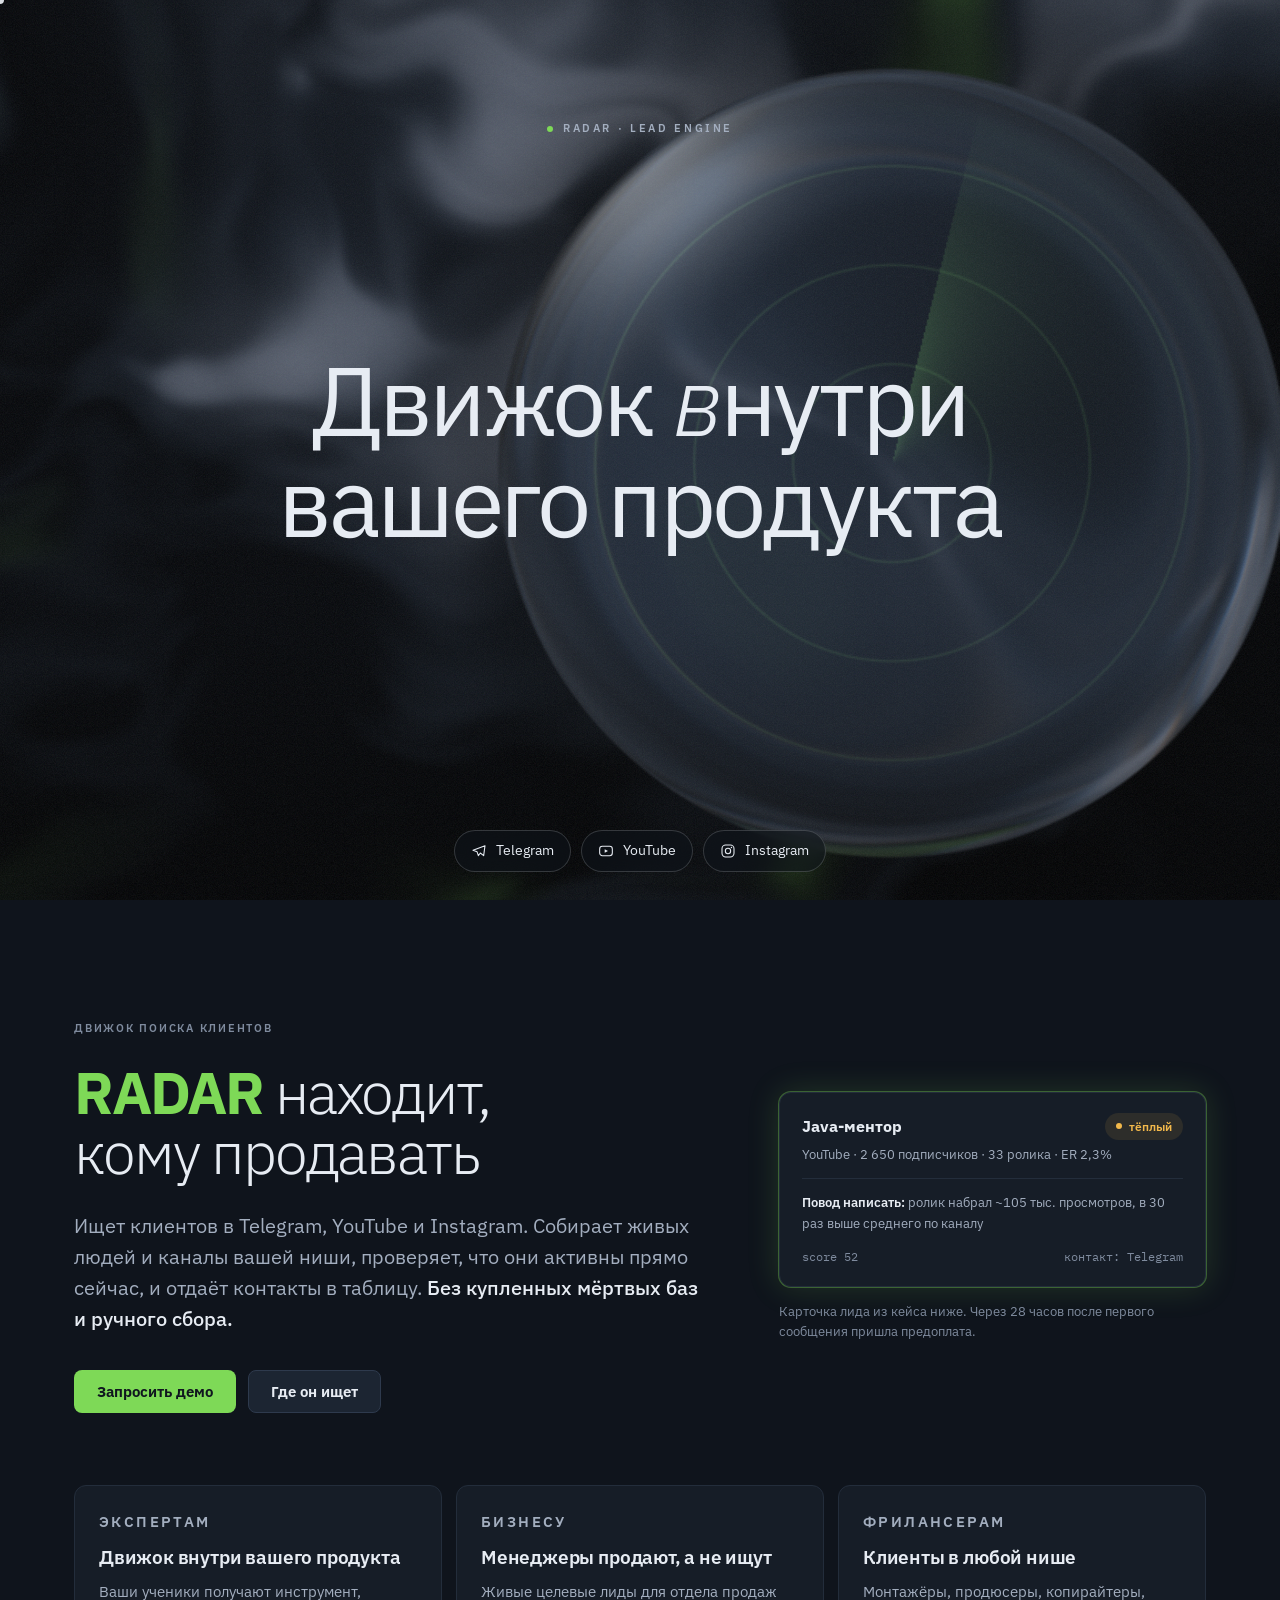
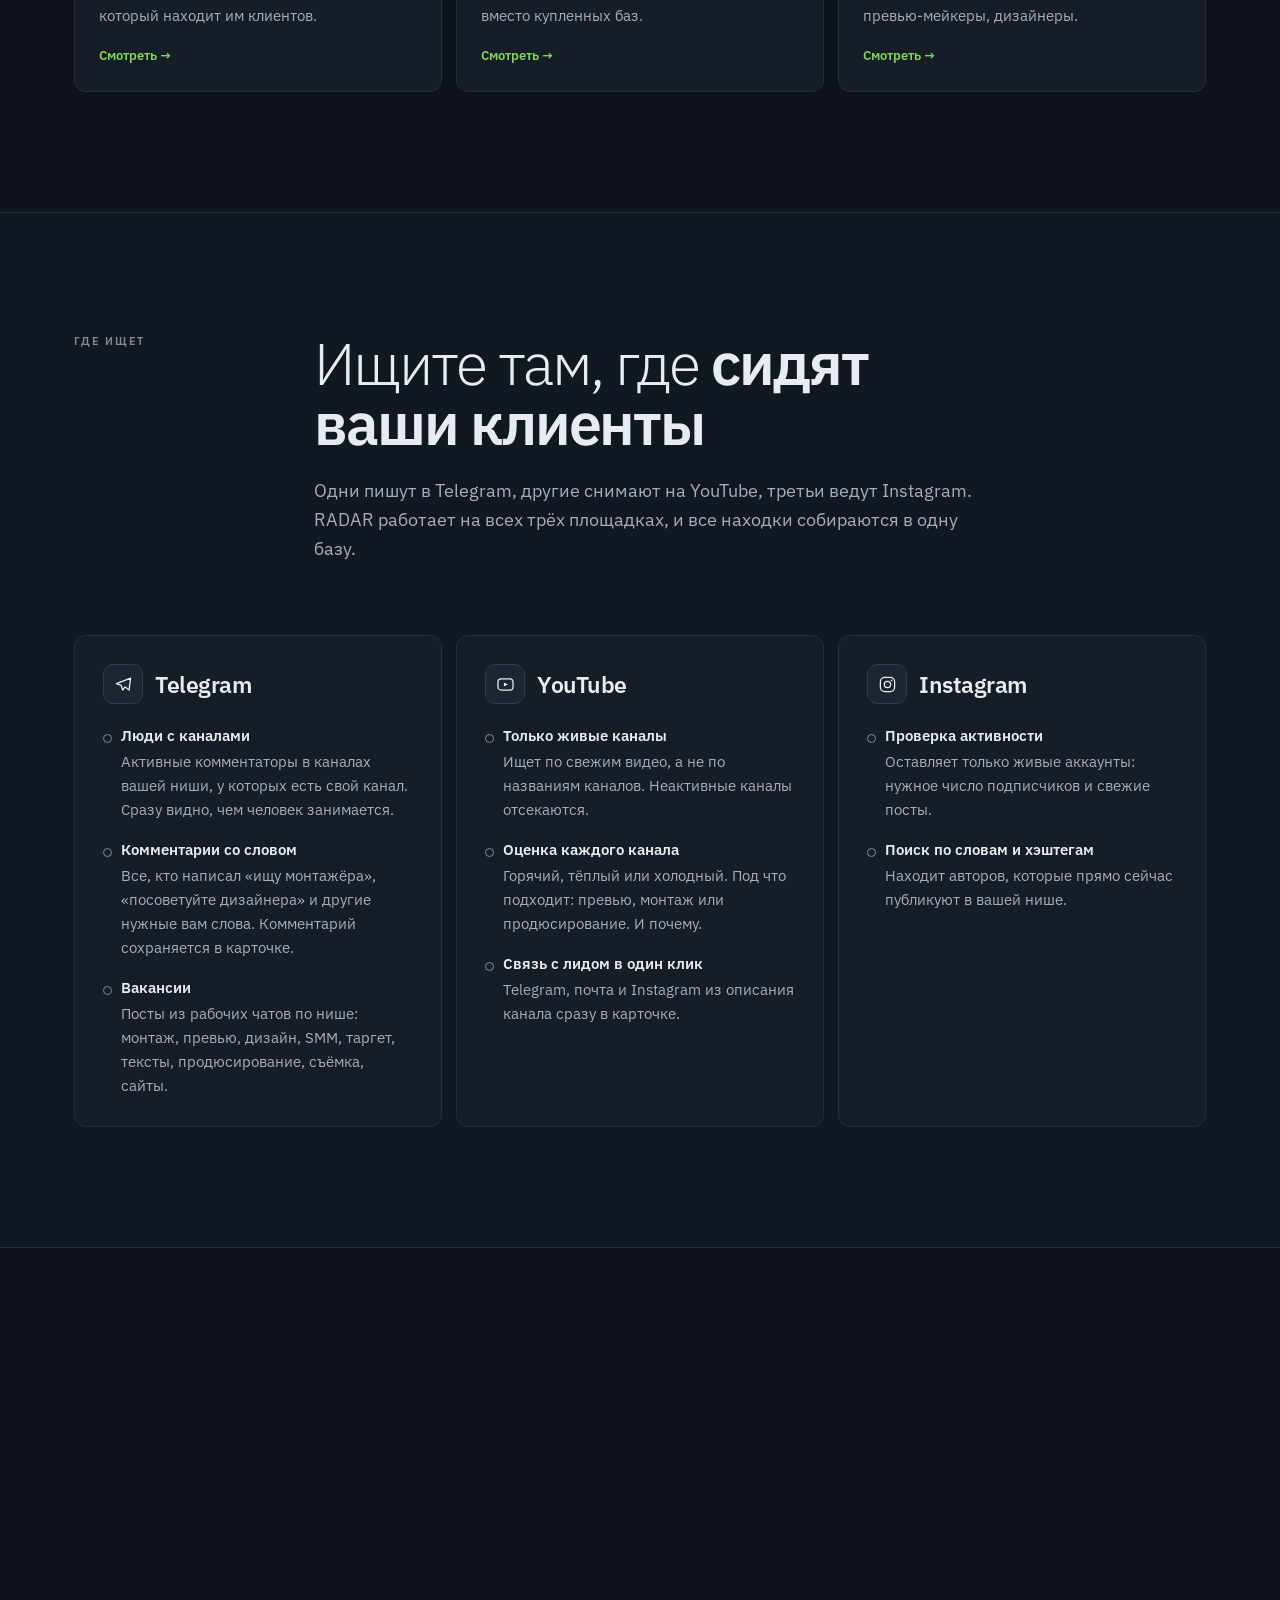
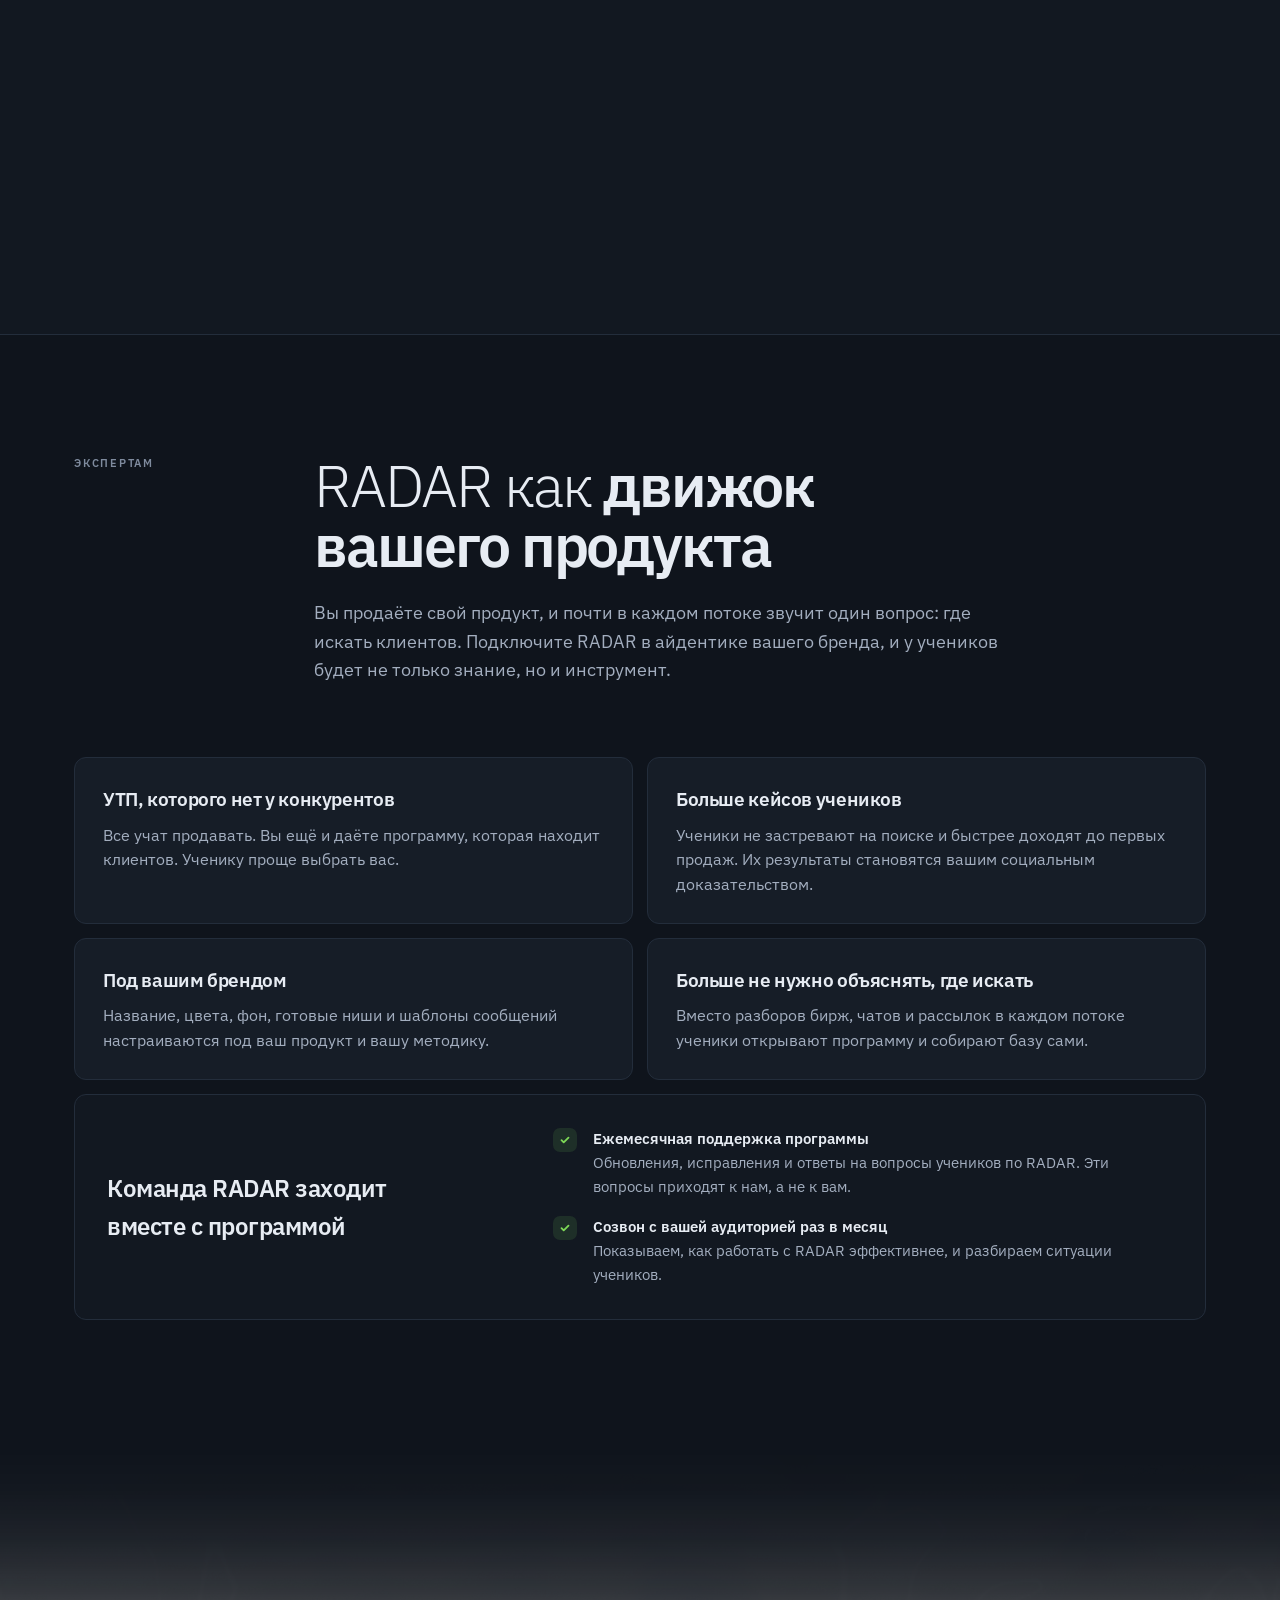
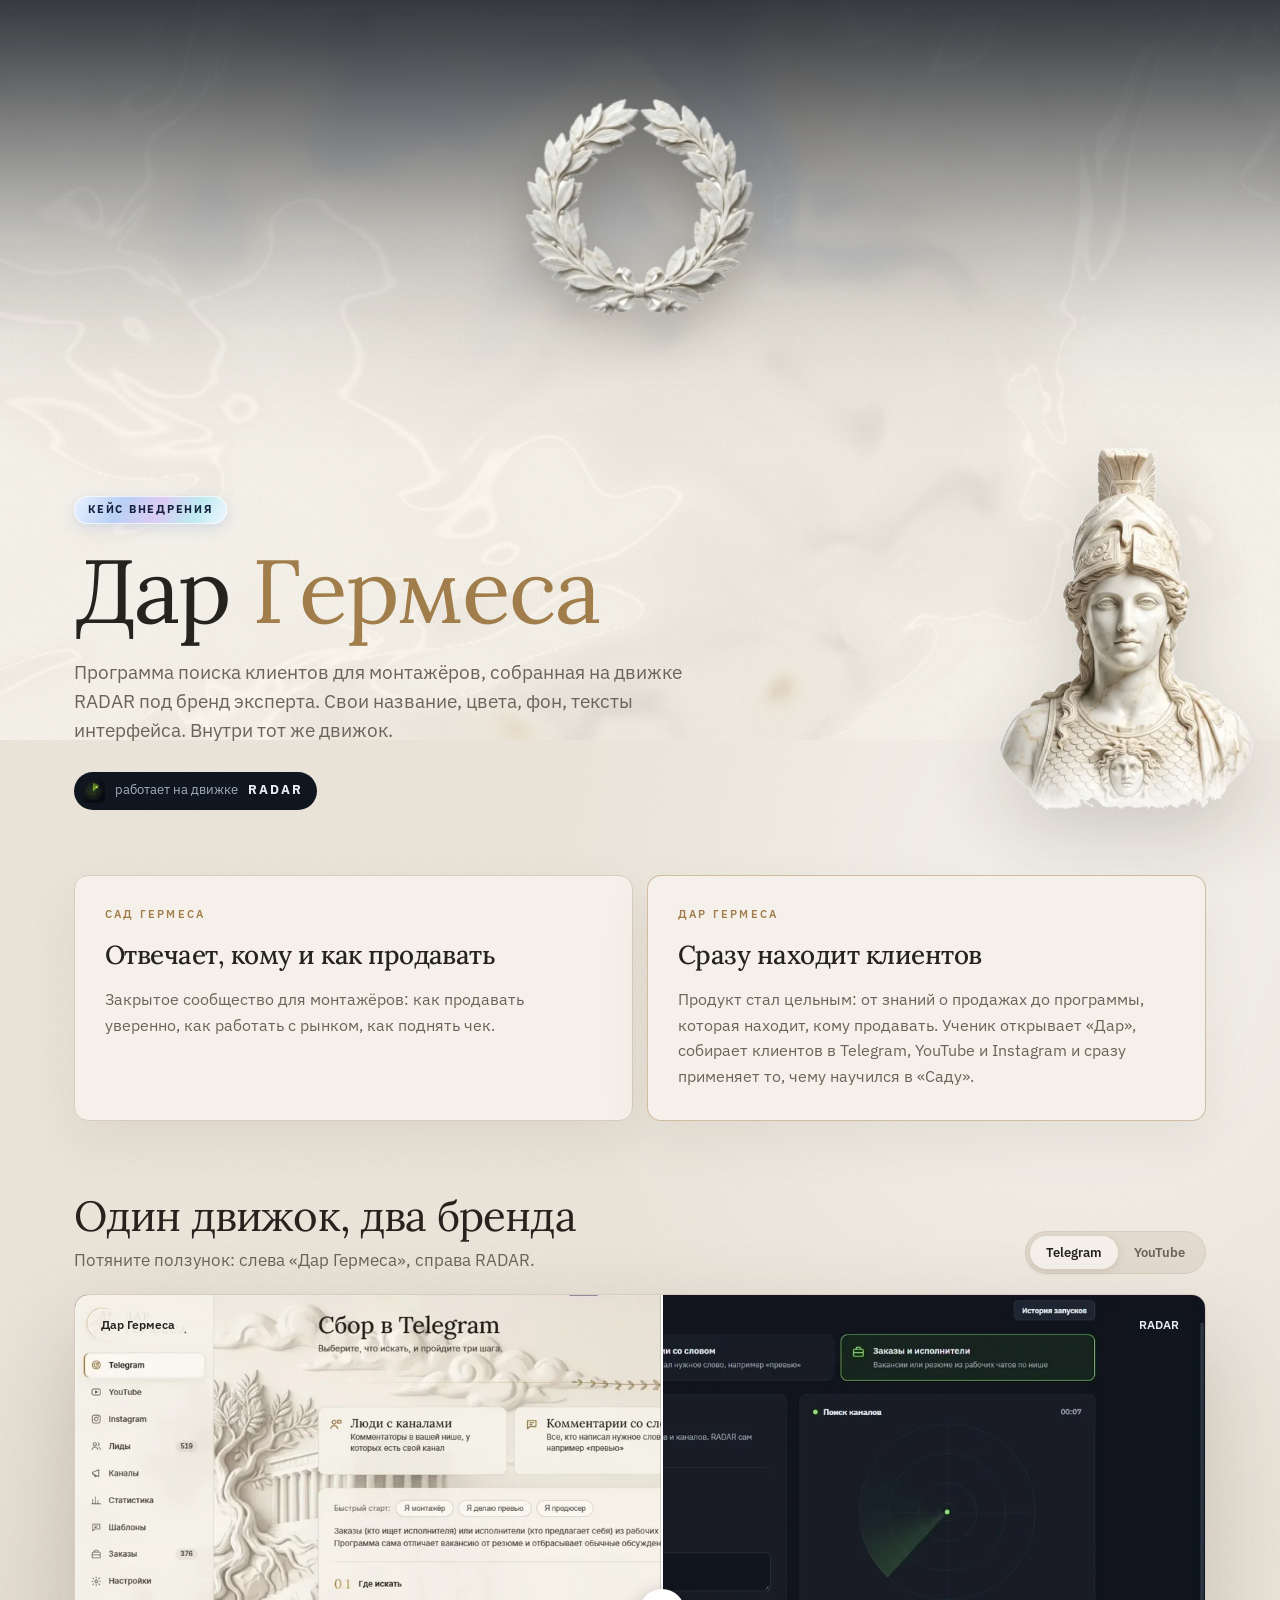
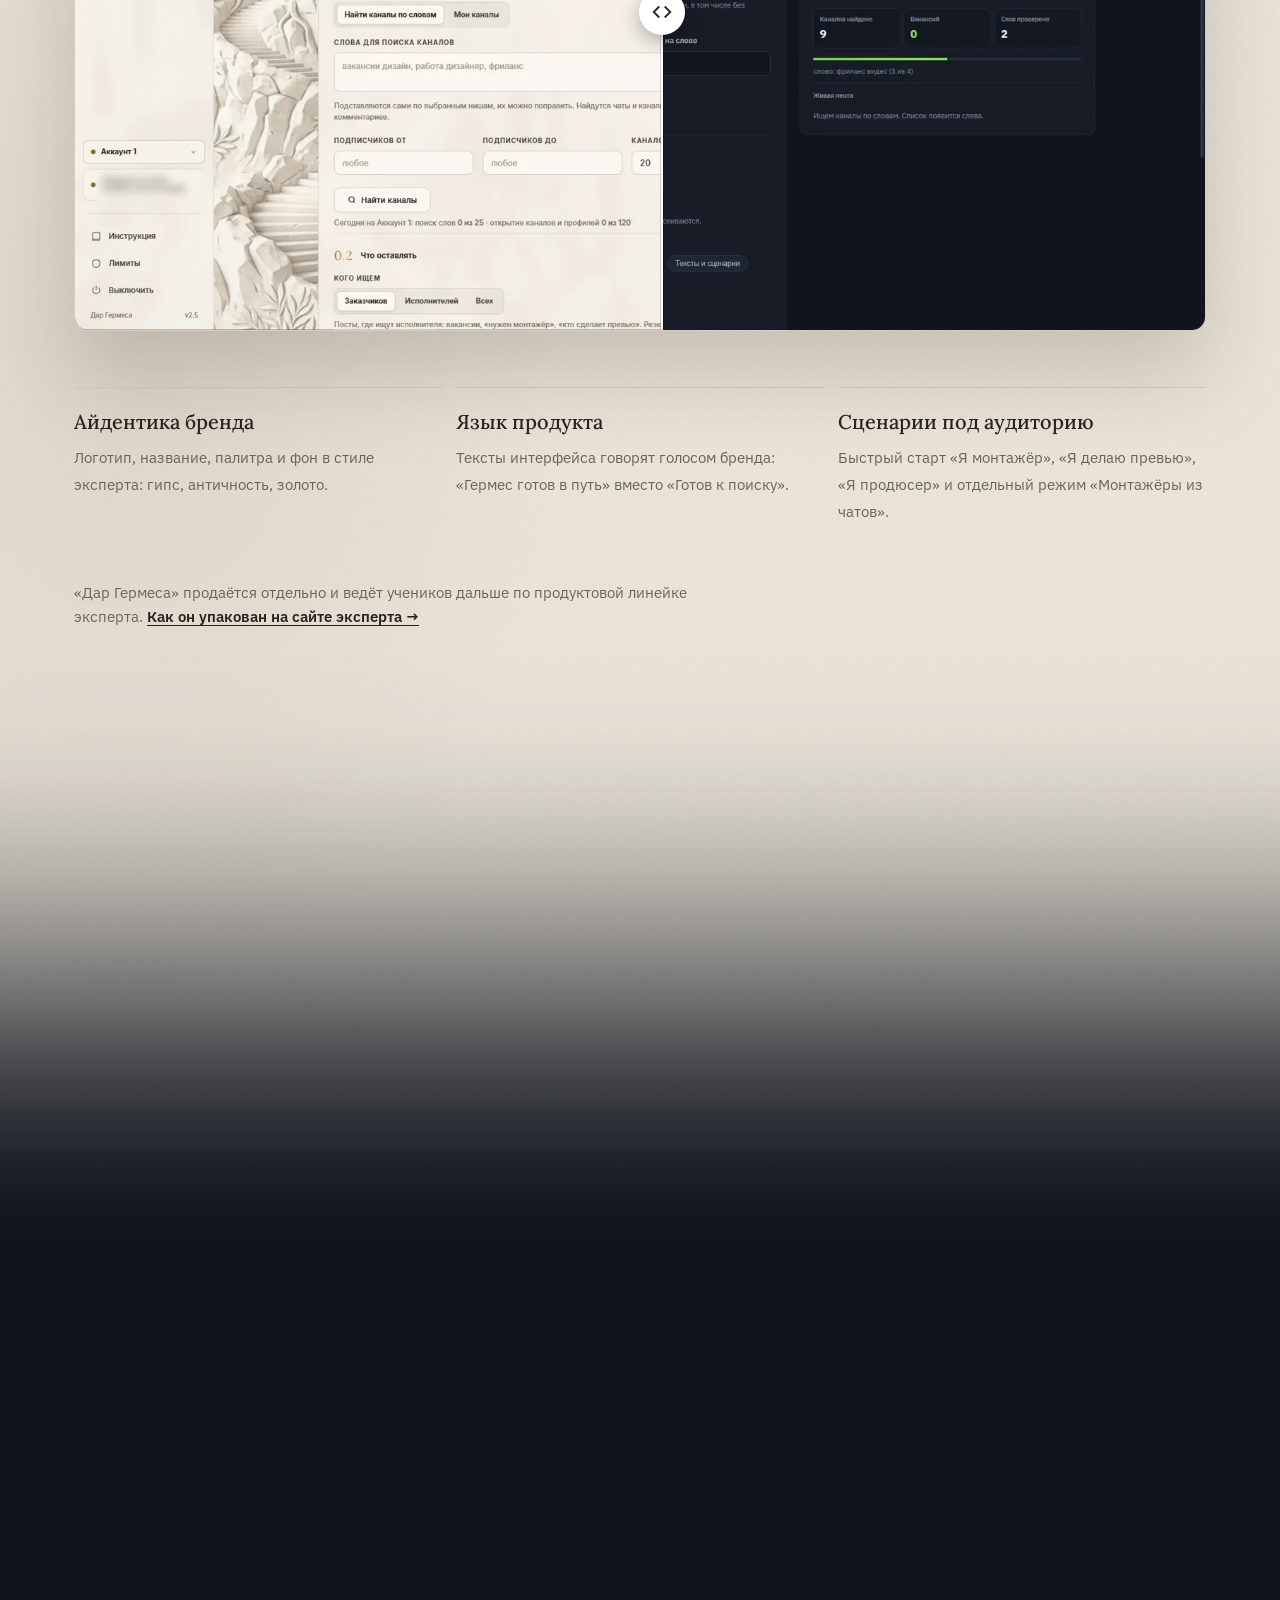
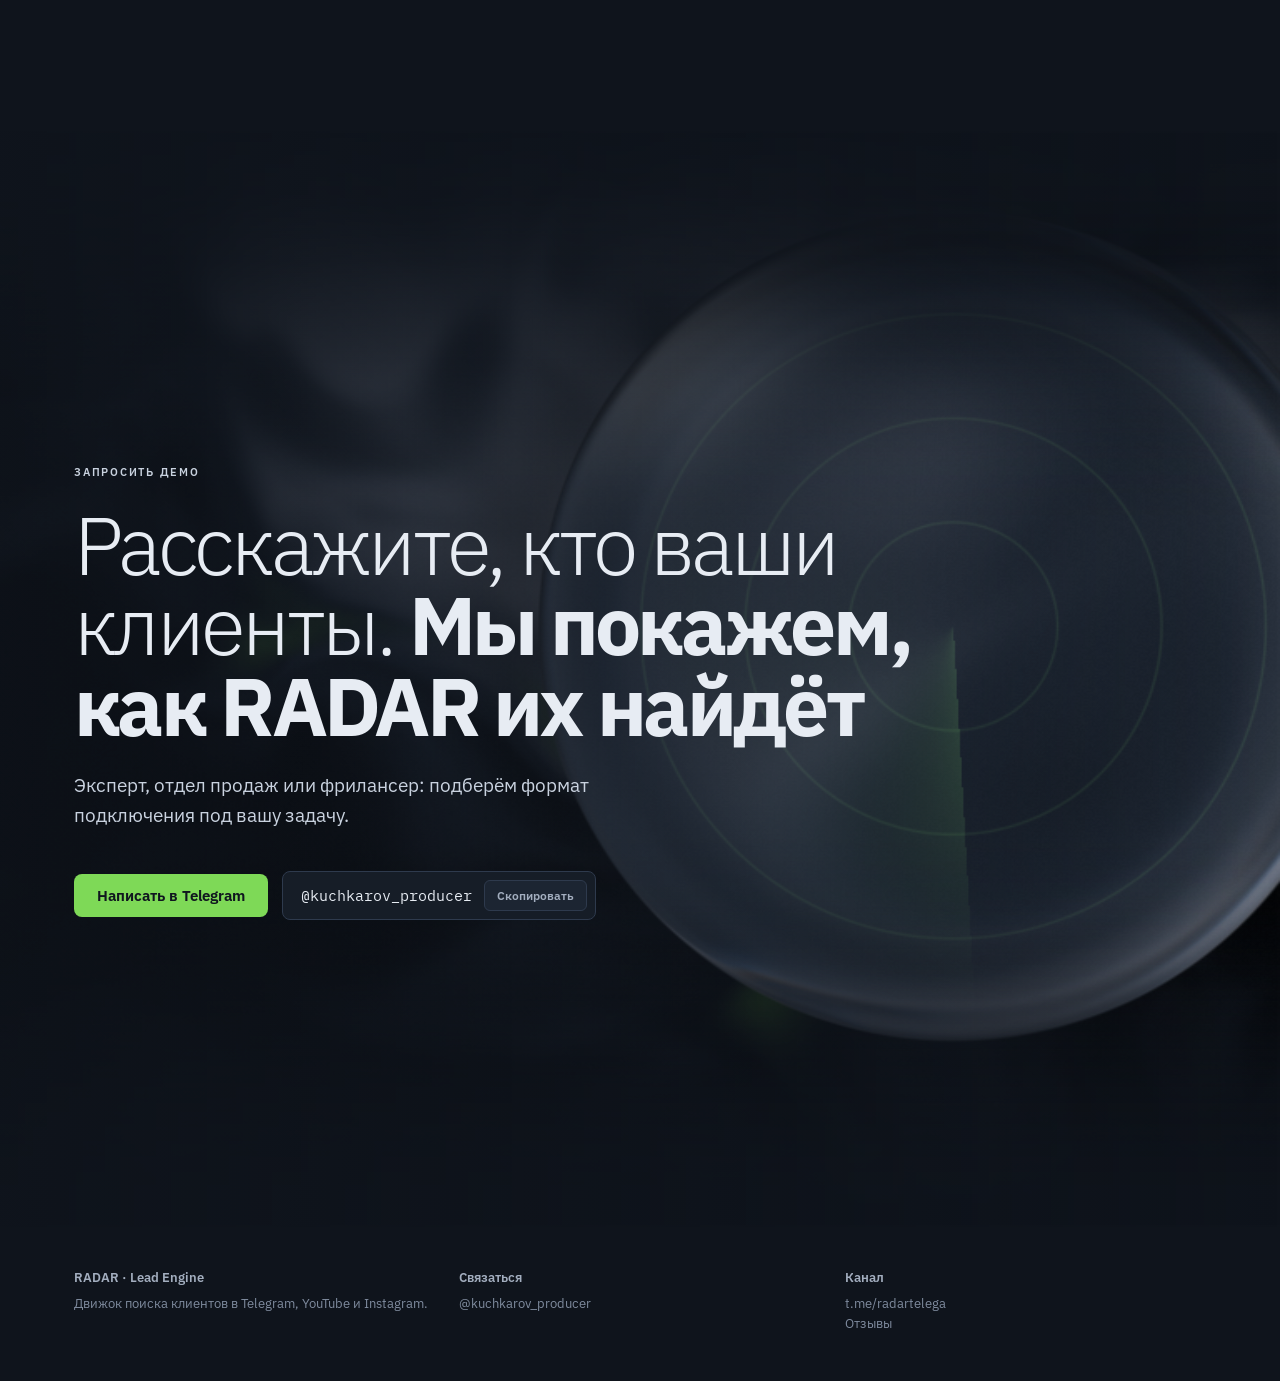
<file: index.html>
<!doctype html>
<html lang="ru">
<head>
<meta charset="utf-8">
<meta name="viewport" content="width=device-width, initial-scale=1, viewport-fit=cover">
<meta name="description" content="RADAR находит клиентов в Telegram, YouTube и Instagram: экспертам, бизнесу и фрилансерам. Движок можно упаковать под ваш бренд.">
<meta name="theme-color" content="#0F141C">
<meta property="og:type" content="website">
<meta property="og:url" content="https://radarleads.tech/">
<meta property="og:title" content="RADAR — поиск клиентов в Telegram, YouTube и Instagram">
<meta property="og:description" content="Находим, кому продавать. Экспертам, бизнесу и фрилансерам.">
<meta property="og:image" content="https://radarleads.tech/og.jpg">
<meta name="twitter:card" content="summary_large_image">
<link rel="icon" type="image/png" href="/favicon.png">
<link rel="apple-touch-icon" href="/favicon.png">
<link rel="canonical" href="https://radarleads.tech/">
<title>RADAR Lead Engine</title>
<link rel="preconnect" href="https://fonts.googleapis.com">
<link rel="preconnect" href="https://fonts.gstatic.com" crossorigin>
<link rel="preload" as="style" href="https://fonts.googleapis.com/css2?family=IBM+Plex+Sans:ital,wght@0,300;0,400;0,500;0,600;0,700;1,300;1,400&family=IBM+Plex+Mono:wght@400;500&family=Lora:ital,wght@0,400;0,500;1,400&display=swap" onload="this.onload=null;this.rel='stylesheet'">
<noscript><link rel="stylesheet" href="https://fonts.googleapis.com/css2?family=IBM+Plex+Sans:ital,wght@0,300;0,400;0,500;0,600;0,700;1,300;1,400&family=IBM+Plex+Mono:wght@400;500&family=Lora:ital,wght@0,400;0,500;1,400&display=swap"></noscript>
<style>html,body{margin:0;padding:0;background:#0F141C}</style>
<style>
/* Layout: экран радара как редакционная галерея. Огромные тихие заголовки, много воздуха,
   плоские слои bg-0 / bg-sidebar / bg-2, один зелёный сигнал на экран. RADAR бывает только тёмным. */
:root{
  --bg-0:#0F141C; --bg-side:#121821; --bg-2:#161D27; --bg-3:#1C2532;
  --line:#232D3B; --line-2:#2E3A4D;
  --signal:#7ED957; --signal-ink:#10161F; --warm:#F2B84B; --cold:#8792A5;
  --text:#E7ECF3; --muted:#A3AEBF; --dim:#7F8B9E;
  --signal-12:rgba(126,217,87,.12); --signal-16:rgba(126,217,87,.16); --warm-10:rgba(242,184,75,.10); --warm-35:rgba(242,184,75,.35); --cold-12:rgba(135,146,165,.12);
  --glow:0 0 0 1px rgba(126,217,87,.35),0 0 32px rgba(126,217,87,.18);
  --sans:"IBM Plex Sans",ui-sans-serif,system-ui,-apple-system,"Segoe UI",Roboto,sans-serif;
  --mono:"IBM Plex Mono",Consolas,ui-monospace,monospace;
  --ease:cubic-bezier(.19,1,.22,1);
  --wrap:1180px;
  color-scheme:dark;
}
*{box-sizing:border-box}
html{scroll-behavior:smooth}
body{background:var(--bg-0);color:var(--text);font-family:var(--sans);font-size:17px;line-height:1.6;-webkit-font-smoothing:antialiased;overflow-x:hidden}
body::before{content:"";position:fixed;inset:0 0 auto;height:env(safe-area-inset-top,0px);z-index:60;background:var(--bg-0)}
a{color:inherit}
img{display:block;max-width:100%}
.wrap{max-width:var(--wrap);margin:0 auto;padding-left:max(24px,env(safe-area-inset-left,0px));padding-right:max(24px,env(safe-area-inset-right,0px))}
@media (max-width:600px){.wrap{padding-left:max(16px,env(safe-area-inset-left,0px));padding-right:max(16px,env(safe-area-inset-right,0px))}}
.label{font-size:11px;font-weight:600;letter-spacing:.16em;text-transform:uppercase;color:var(--dim)}
.mono{font-family:var(--mono)}
h1,h2,h3{margin:0;text-wrap:balance;letter-spacing:-.02em}
p{margin:0}
:focus-visible{outline:2px solid var(--signal);outline-offset:3px;border-radius:4px}

/* Buttons & chips */
.btn{display:inline-flex;align-items:center;gap:10px;padding:13px 22px;border-radius:8px;font:650 15px/1 var(--sans);text-decoration:none;cursor:pointer;border:1px solid transparent;transition:background .15s,border-color .15s,transform .6s var(--ease)}
.btn-signal{background:var(--signal);color:var(--signal-ink)}
.btn-signal:hover{background:#93e370}
.btn-ghost{background:var(--bg-3);border-color:var(--line-2);color:var(--text)}
.btn-ghost:hover{border-color:var(--cold)}
.btn svg{width:16px;height:16px}
.chip{display:inline-flex;align-items:center;gap:8px;padding:6px 14px;border-radius:30px;background:var(--bg-3);border:1px solid var(--line-2);font-size:12.5px;color:var(--muted);white-space:nowrap}
.badge{display:inline-block;padding:3px 9px;border-radius:20px;font-size:10px;font-weight:750;letter-spacing:.12em;text-transform:uppercase;color:var(--warm);border:1px solid var(--warm-35)}
.pill{display:inline-flex;align-items:center;gap:7px;padding:4px 11px;border-radius:30px;font-size:12px;font-weight:600}
.pill::before{content:"";width:6px;height:6px;border-radius:50%;background:currentColor}
.pill.hot{background:var(--signal-16);color:var(--signal)}
.pill.warm{background:var(--warm-10);color:var(--warm)}
.pill.cold{background:var(--cold-12);color:var(--cold)}

/* Nav */
.nav{position:sticky;top:env(safe-area-inset-top,0px);z-index:50;background:rgba(15,20,28,.82);backdrop-filter:blur(14px);-webkit-backdrop-filter:blur(14px);border-bottom:1px solid var(--line)}
.nav .wrap{display:flex;align-items:center;justify-content:space-between;gap:24px;height:66px}
.brand{display:flex;align-items:center;gap:12px;text-decoration:none}
.brand img{width:34px;height:34px;border-radius:9px}
.brand b{font-weight:800;letter-spacing:4px;font-size:16px}
.brand small{display:block;font-size:9.5px;font-weight:600;letter-spacing:.18em;color:var(--dim);margin-top:2px}
.nav-links{display:flex;gap:28px;font-size:13px;color:var(--muted)}
.nav-links a{text-decoration:none;transition:color .15s}
.nav-links a:hover{color:var(--text)}
.nav .btn{padding:10px 16px;font-size:13.5px}
@media (max-width:900px){.nav-links{display:none}}
@media (max-width:440px){.nav .btn span{display:none}}

/* Hero: жидкое поле + стеклянная линза-радар (WebGL), как у monopo */
.nav{position:fixed;left:0;right:0;background:transparent;border-bottom:1px solid transparent;backdrop-filter:none;-webkit-backdrop-filter:none;transition:background .8s var(--ease),border-color .8s var(--ease)}
.nav.solid{background:rgba(15,20,28,.84);border-bottom-color:var(--line);backdrop-filter:blur(14px);-webkit-backdrop-filter:blur(14px)}
.nav .nav-links a{font-size:11.5px;letter-spacing:.14em;text-transform:uppercase}
section{scroll-margin-top:72px}
.hero{position:relative;height:100svh;min-height:600px;padding:0;overflow:hidden;background:#0B0F15;isolation:isolate}
.hero canvas{position:absolute;inset:0;width:100%;height:100%;display:block;z-index:0}
.hero-fallback{position:absolute;inset:0;z-index:-1;background:radial-gradient(60% 70% at 70% 40%,rgba(126,217,87,.18),transparent 60%),radial-gradient(50% 60% at 20% 70%,rgba(135,146,165,.22),transparent 60%),radial-gradient(40% 40% at 55% 75%,rgba(242,184,75,.10),transparent 60%),#0B0F15}
.grain{position:absolute;inset:-50%;z-index:2;pointer-events:none;opacity:.09;background-image:url("data:image/svg+xml,%3Csvg xmlns='http://www.w3.org/2000/svg' width='160' height='160'%3E%3Cfilter id='n'%3E%3CfeTurbulence type='fractalNoise' baseFrequency='.9' numOctaves='2' stitchTiles='stitch'/%3E%3C/filter%3E%3Crect width='100%25' height='100%25' filter='url(%23n)'/%3E%3C/svg%3E");animation:grain 1s steps(6) infinite}
@keyframes grain{0%{transform:translate(0,0)}20%{transform:translate(-4%,3%)}40%{transform:translate(3%,-5%)}60%{transform:translate(-6%,-2%)}80%{transform:translate(5%,4%)}100%{transform:translate(0,0)}}
.hero-center{position:absolute;inset:0;z-index:3;display:grid;place-items:center;text-align:center;padding-left:max(16px,env(safe-area-inset-left,0px));padding-right:max(16px,env(safe-area-inset-right,0px));pointer-events:none}
.phrase{display:grid}
.phrase h1{grid-area:1/1;font-size:clamp(46px,7.6vw,118px);line-height:1.04;font-weight:400;letter-spacing:-.035em;color:var(--text);transition:opacity 1.1s var(--ease),filter 1.1s var(--ease),transform 1.25s var(--ease)}
.phrase h1 em{font-style:italic;font-weight:300}
.phrase h1 .ln{display:block}
.phrase h1:not(.on){opacity:0;filter:blur(14px);transform:translateY(18px)}
.hero-eyebrow{position:absolute;z-index:3;left:0;right:0;top:calc(66px + 6vh);text-align:center;font-size:11px;font-weight:600;letter-spacing:.24em;text-transform:uppercase;color:var(--muted)}
.hero-eyebrow i{display:inline-block;width:6px;height:6px;border-radius:50%;background:var(--signal);margin-right:10px;vertical-align:middle;animation:live 1.6s ease-in-out infinite}
@keyframes live{50%{opacity:.4}}
.hero-bottom{position:absolute;z-index:4;left:0;right:0;bottom:calc(28px + env(safe-area-inset-bottom,0px));display:flex;justify-content:space-between;align-items:flex-end;gap:16px;padding-left:max(28px,env(safe-area-inset-left,0px));padding-right:max(28px,env(safe-area-inset-right,0px))}
.badge-scroll{position:relative;width:96px;height:96px;display:block;text-decoration:none}
.badge-scroll svg{width:100%;height:100%;animation:spin 14s linear infinite}
.badge-scroll text{font:600 8.4px var(--sans);letter-spacing:.2em;fill:var(--text)}
.badge-scroll img{position:absolute;left:50%;top:50%;width:26px;height:26px;margin:-13px 0 0 -13px;border-radius:7px}
@keyframes spin{to{transform:rotate(360deg)}}
.hero-side{display:flex;flex-direction:column;align-items:flex-end;gap:14px;text-align:right}
.hero-side .mono{font-size:11.5px;color:var(--muted);letter-spacing:.06em}
.hero-cta-min{display:inline-flex;align-items:center;gap:12px;padding:12px 22px;border-radius:8px;border:1px solid rgba(231,236,243,.3);color:var(--text);text-decoration:none;font-size:14px;font-weight:500;transition:border-color .8s var(--ease),letter-spacing .8s var(--ease),background .8s var(--ease)}
.hero-cta-min:hover{border-color:var(--signal);letter-spacing:.02em;background:rgba(126,217,87,.08)}
.cursor{position:fixed;left:0;top:0;z-index:90;width:8px;height:8px;margin:-4px 0 0 -4px;border-radius:50%;background:var(--text);pointer-events:none;mix-blend-mode:difference;transition:width .5s var(--ease),height .5s var(--ease),margin .5s var(--ease),opacity .4s}
.cursor.big{width:44px;height:44px;margin:-22px 0 0 -22px}
@media (hover:none),(pointer:coarse){.cursor{display:none}}
.loader{position:fixed;inset:0;z-index:100;background:#0A0D12;display:grid;place-items:center;pointer-events:none;animation:loaderOut .9s var(--ease) 2.6s forwards}
.loader.done{animation:loaderOut .9s var(--ease) forwards}
.loader p{font-size:clamp(28px,4vw,44px);font-weight:400;letter-spacing:-.02em;color:var(--text);opacity:0;animation:loaderIn 1s var(--ease) .15s forwards}
.loader p em{font-style:italic;font-weight:300}
.loader .grain{opacity:.12}
@keyframes loaderIn{from{opacity:0;transform:translateY(10px)}to{opacity:1;transform:none}}
@keyframes loaderOut{to{opacity:0;visibility:hidden}}
@media (max-width:640px){
  .hero-side .mono{display:none}
  .badge-scroll{width:78px;height:78px}
  .hero-bottom{padding-left:max(16px,env(safe-area-inset-left,0px));padding-right:max(16px,env(safe-area-inset-right,0px))}
}
/* Intro (бывший первый экран) */
.intro{padding-block:120px}
.intro-grid{display:grid;grid-template-columns:minmax(0,1.2fr) minmax(0,.8fr);gap:64px;align-items:center}
.intro h2{font-size:clamp(34px,4.6vw,64px);line-height:1.02;font-weight:300;letter-spacing:-.035em}
.intro h2 strong{font-weight:700;color:var(--signal)}
.intro .lede{margin-top:28px;max-width:34em;font-size:clamp(17px,1.6vw,20px);line-height:1.55;color:var(--muted)}
.intro .lede b{color:var(--text);font-weight:500}
.hero-cta{display:flex;flex-wrap:wrap;gap:12px;margin-top:36px}
.hero-meta{display:flex;flex-wrap:wrap;gap:8px;margin-top:40px}
.lead-card{background:var(--bg-2);border:1px solid var(--line);border-radius:12px;padding:20px 22px;box-shadow:var(--glow)}
.lead-card .row{display:flex;justify-content:space-between;align-items:center;gap:10px}
.lead-card h4{margin:0;font-size:16px;font-weight:700}
.lead-card .meta{font-size:12.5px;color:var(--muted);margin-top:4px}
.lead-card .why{margin-top:14px;padding-top:14px;border-top:1px solid var(--line);font-size:13px;color:var(--muted)}
.lead-card .why b{color:var(--text);font-weight:600}
.lead-card .score{font-family:var(--mono);font-size:12px;color:var(--dim)}
.lead-cap{margin-top:14px;font-size:12.5px;color:var(--dim)}
@media (max-width:900px){.intro{padding-block:80px}.intro-grid{grid-template-columns:1fr;gap:40px}}
@media (prefers-reduced-motion:reduce){.grain,.badge-scroll svg,.hero-eyebrow i{animation:none}.loader{display:none}}

/* Section scaffolding */
section{padding-block:120px}
.band{background:var(--bg-side);border-block:1px solid var(--line)}
.sec-head{display:grid;grid-template-columns:200px minmax(0,1fr);gap:40px;margin-bottom:72px}
.sec-head h2{font-size:clamp(34px,4.6vw,64px);line-height:1.02;font-weight:300;letter-spacing:-.035em}
.sec-head h2 em{font-style:normal;font-weight:600}
.sec-head p{margin-top:24px;max-width:38em;color:var(--muted);font-size:18px}
@media (max-width:900px){section{padding-block:80px}.sec-head{grid-template-columns:1fr;gap:16px;margin-bottom:48px}}

/* Problem */
.manifest{font-size:clamp(28px,3.6vw,50px);line-height:1.18;font-weight:300;letter-spacing:-.03em;max-width:22em}
.manifest b{font-weight:600}
.problems{display:grid;grid-template-columns:repeat(3,minmax(0,1fr));gap:1px;background:var(--line);border:1px solid var(--line);border-radius:12px;overflow:hidden;margin-top:72px}
.problems div{background:var(--bg-0);padding:32px 28px}
.problems h3{font-size:18px;font-weight:600;letter-spacing:-.01em;margin-bottom:10px}
.problems p{color:var(--muted);font-size:15.5px}
@media (max-width:800px){.problems{grid-template-columns:1fr}}

/* Engine steps */
.engine{display:grid;grid-template-columns:minmax(0,1fr) minmax(0,1.05fr);gap:64px;align-items:start}
.steps{list-style:none;margin:0;padding:0;display:grid;gap:0}
.steps li{display:grid;grid-template-columns:32px minmax(0,1fr);gap:20px;padding:28px 0;border-top:1px solid var(--line)}
.steps li:last-child{border-bottom:1px solid var(--line)}
.num{width:26px;height:26px;border-radius:7px;background:var(--signal-12);color:var(--signal);font-weight:800;font-size:13px;display:grid;place-items:center;margin-top:3px}
.steps h3{font-size:22px;font-weight:600;letter-spacing:-.015em}
.steps p{color:var(--muted);margin-top:8px;font-size:16px}
.ui-shot{position:sticky;top:96px;border-radius:12px;overflow:hidden;border:1px solid var(--line-2);background:var(--bg-2)}
.ui-shot img{width:100%}
.ui-cap{display:flex;justify-content:space-between;gap:12px;padding:12px 16px;border-top:1px solid var(--line);font-size:12px;color:var(--dim)}
.kpis{display:grid;grid-template-columns:repeat(3,minmax(0,1fr));gap:12px;margin-top:40px}
.kpi{background:var(--bg-side);border:1px solid var(--line);border-radius:10px;padding:16px 18px}
.kpi .label{font-size:10.5px}
.kpi b{display:block;margin-top:6px;font-size:22px;font-weight:750;letter-spacing:-.01em;font-variant-numeric:tabular-nums}
.kpi span{display:block;font-size:12.5px;color:var(--muted);margin-top:2px}
@media (max-width:900px){.engine{grid-template-columns:1fr}.ui-shot{position:static}}
@media (max-width:520px){.kpis{grid-template-columns:1fr}}

/* Case */
.case-top{display:grid;grid-template-columns:minmax(0,1fr) minmax(0,1fr);gap:56px;align-items:end;margin-bottom:56px}
.case-top h2{font-size:clamp(40px,6vw,88px);line-height:.95;font-weight:300;letter-spacing:-.045em}
.case-top h2 b{font-weight:600}
.engine-tag{display:inline-flex;align-items:center;gap:10px;margin-top:28px;padding:8px 14px 8px 8px;border-radius:30px;background:var(--bg-3);border:1px solid var(--line-2);font-size:13px;color:var(--muted)}
.engine-tag img{width:24px;height:24px;border-radius:6px}
.engine-tag b{color:var(--text);font-weight:700;letter-spacing:2px}
.case-top p{color:var(--muted);font-size:18px;max-width:30em}
.ab{display:grid;grid-template-columns:minmax(0,1fr) 56px minmax(0,1fr);border:1px solid var(--line);border-radius:12px;overflow:hidden;background:var(--bg-2)}
.ab > div{padding:32px}
.ab .arrow{display:grid;place-items:center;border-inline:1px solid var(--line);color:var(--dim);padding:0}
.ab h3{font-size:20px;font-weight:600;margin:10px 0 14px}
.ab ul{margin:0;padding:0;list-style:none;display:grid;gap:10px}
.ab li{position:relative;padding-left:18px;color:var(--muted);font-size:15.5px}
.ab li::before{content:"";position:absolute;left:0;top:.7em;width:6px;height:1px;background:var(--dim)}
.ab .to li::before{background:var(--signal)}
@media (max-width:860px){.case-top{grid-template-columns:1fr;gap:24px}.ab{grid-template-columns:1fr}.ab .arrow{border-inline:0;border-block:1px solid var(--line);padding:10px;transform:rotate(90deg)}}

.gallery{display:grid;grid-template-columns:repeat(6,minmax(0,1fr));gap:16px;margin-top:56px}
.frame{margin:0;border:1px solid var(--line-2);border-radius:12px;overflow:hidden;background:var(--bg-2)}
.frame .bar{display:flex;align-items:center;gap:10px;padding:10px 14px;border-bottom:1px solid var(--line);font:12px var(--mono);color:var(--dim)}
.frame .dots{display:flex;gap:5px}
.frame .dots i{width:8px;height:8px;border-radius:50%;background:var(--line-2)}
.frame img{width:100%;height:auto}
.frame figcaption{padding:12px 16px;font-size:13px;color:var(--muted);border-top:1px solid var(--line)}
.g-banner{grid-column:1 / -1}
.g-a{grid-column:span 2}.g-b{grid-column:span 2}.g-c{grid-column:span 2}
@media (max-width:900px){.gallery{grid-template-columns:1fr}.g-a,.g-b,.g-c{grid-column:auto}}

.timeline{display:grid;grid-template-columns:minmax(0,.9fr) minmax(0,1.1fr);gap:56px;margin-top:96px;align-items:center}
.big{font-size:clamp(88px,13vw,180px);font-weight:800;line-height:.85;letter-spacing:-.05em;color:var(--signal);text-shadow:0 0 48px rgba(126,217,87,.22);font-variant-numeric:tabular-nums}
.big small{display:block;font-size:.26em;font-weight:600;letter-spacing:-.01em;margin-top:.2em;white-space:nowrap}
.timeline .sub{margin-top:18px;color:var(--muted);font-size:17px;max-width:24em}
.tl{list-style:none;margin:0;padding:0;border-left:1px solid var(--line-2)}
.tl li{position:relative;padding:0 0 22px 28px}
.tl li::before{content:"";position:absolute;left:-5px;top:7px;width:9px;height:9px;border-radius:50%;background:var(--bg-0);border:1px solid var(--cold)}
.tl li:last-child{padding-bottom:0}
.tl time{font:12px var(--mono);color:var(--dim)}
.tl p{font-size:16px;margin-top:2px}
.tl li.end p{font-size:20px;font-weight:600}
.tl li.end::before{width:11px;height:11px;left:-6px;top:6px;border:0;background:linear-gradient(135deg,#F6F9FF 0%,#C9DAF6 35%,#E2D4F5 60%,#C8EEF2 85%,#F4F7FF 100%);box-shadow:0 0 0 1px rgba(255,255,255,.55) inset,0 0 12px rgba(190,210,245,.45)}
.case-foot{display:flex;flex-wrap:wrap;gap:12px;align-items:center;margin-top:64px;padding-top:32px;border-top:1px solid var(--line)}
.case-foot .who{margin-right:auto;font-size:14px;color:var(--muted)}
.case-foot .who b{color:var(--text);font-weight:600}
@media (max-width:860px){.timeline{grid-template-columns:1fr;gap:40px;margin-top:72px}}

/* Offer */
.offer{display:grid;grid-template-columns:repeat(2,minmax(0,1fr));gap:16px}
.card{background:var(--bg-2);border:1px solid var(--line);border-radius:12px;padding:36px}
.card h3{font-size:26px;font-weight:600;letter-spacing:-.02em;margin:12px 0 10px}
.card > p{color:var(--muted)}
.card ul{list-style:none;margin:24px 0 0;padding:0;display:grid;gap:0}
.card li{display:grid;grid-template-columns:20px minmax(0,1fr);gap:12px;padding:14px 0;border-top:1px solid var(--line);font-size:15.5px}
.card li svg{width:16px;height:16px;margin-top:4px;color:var(--cold)}
.card li span{color:var(--muted)}
.card li b{color:var(--text);font-weight:600;display:block}
.price-note{margin-top:20px;display:flex;flex-wrap:wrap;align-items:center;gap:16px;justify-content:space-between;padding:22px 28px;border:1px dashed var(--line-2);border-radius:12px;color:var(--muted);font-size:15px}
@media (max-width:860px){.offer{grid-template-columns:1fr}.card{padding:28px 22px}}

/* FAQ */
.faq{border-top:1px solid var(--line)}
.faq details{border-bottom:1px solid var(--line)}
.faq summary{list-style:none;cursor:pointer;display:flex;justify-content:space-between;align-items:center;gap:24px;padding:26px 0;font-size:clamp(19px,2vw,24px);font-weight:400;letter-spacing:-.015em}
.faq summary::-webkit-details-marker{display:none}
.faq summary i{flex:none;width:28px;height:28px;border-radius:50%;border:1px solid var(--line-2);display:grid;place-items:center;transition:transform .6s var(--ease)}
.faq summary i{position:relative}.faq summary i::before,.faq summary i::after{content:"";position:absolute;left:50%;top:50%;width:11px;height:1.5px;margin:-.75px 0 0 -5.5px;background:var(--muted);border-radius:1px}.faq summary i::after{transform:rotate(90deg)}
.faq details[open] summary i{transform:rotate(45deg)}
.faq .ans{padding:0 0 28px;max-width:44em;color:var(--muted);font-size:16.5px}
.faq .ans p + p{margin-top:12px}

/* Roadmap */
.road{display:grid;grid-template-columns:repeat(3,minmax(0,1fr));gap:16px}
.road div{border:1px solid var(--line);border-radius:12px;padding:28px;background:var(--bg-0)}
.road h3{font-size:19px;font-weight:600;margin:16px 0 8px}
.road p{color:var(--muted);font-size:15px}
@media (max-width:860px){.road{grid-template-columns:1fr}}

/* Final CTA */
.final{padding-block:140px 120px;position:relative;overflow:hidden}
.final::before{content:"";position:absolute;right:-20%;top:-30%;width:70%;aspect-ratio:1;background:radial-gradient(circle,rgba(126,217,87,.13),transparent 62%);pointer-events:none}
.final h2{font-size:clamp(48px,8.5vw,128px);line-height:.92;font-weight:300;letter-spacing:-.05em;max-width:12em;position:relative}
.final h2 b{font-weight:700}
.final .row{display:flex;flex-wrap:wrap;gap:16px;align-items:center;margin-top:48px;position:relative}
.handle{display:inline-flex;align-items:center;gap:12px;padding:8px 8px 8px 18px;border-radius:8px;background:var(--bg-2);border:1px solid var(--line-2);font:15px var(--mono);user-select:all}
.handle button{font:600 12px var(--sans);color:var(--muted);background:var(--bg-3);border:1px solid var(--line-2);border-radius:6px;padding:7px 12px;cursor:pointer}
.handle button:hover{color:var(--text)}
footer{border-top:1px solid var(--line);padding-block:40px 48px;font-size:12.5px;color:var(--dim)}
footer .wrap{display:grid;grid-template-columns:repeat(3,minmax(0,1fr));gap:24px}
footer b{display:block;color:var(--muted);font-weight:600;margin-bottom:6px}
footer a{text-decoration:none}
footer a:hover{color:var(--text)}
@media (max-width:700px){footer .wrap{grid-template-columns:1fr}}


/* App mock (живой интерфейс вместо скриншота) */
.app{margin:0;position:sticky;top:96px;border:1px solid var(--line-2);border-radius:12px;overflow:hidden;background:var(--bg-0);font-size:13px}
.app-bar{display:flex;align-items:center;gap:12px;padding:10px 14px;border-bottom:1px solid var(--line);background:var(--bg-side);color:var(--dim);font-size:12px}
.app-bar .mono{margin-left:auto}
.app .dots,.frame .dots{display:flex;gap:5px}.app .dots i,.frame .dots i{width:8px;height:8px;border-radius:50%;background:var(--line-2)}
.app-body{display:grid;grid-template-columns:136px minmax(0,1fr)}
.app-side{display:flex;flex-direction:column;gap:2px;padding:14px 10px;background:var(--bg-side);border-right:1px solid var(--line)}
.app-brand{display:flex;align-items:center;gap:8px;padding:2px 6px 14px}
.app-brand img{width:22px;height:22px;border-radius:6px}.app-brand b{letter-spacing:3px;font-size:12px;font-weight:800}
.app-side span{padding:7px 8px;border-radius:7px;color:var(--muted);display:flex;justify-content:space-between}
.app-side span.on{background:rgba(126,217,87,.10);color:var(--text)}
.app-side em{font-style:normal;font-size:11px;color:var(--dim);background:var(--bg-3);border-radius:10px;padding:0 7px}
.app-side .live{margin-top:auto;border:1px solid var(--line-2);font-size:11.5px;justify-content:flex-start;gap:7px}
.app-side .live::before{content:"";width:6px;height:6px;border-radius:50%;background:var(--signal);align-self:center}
.app-main{padding:18px;min-width:0}
.app-head{display:flex;justify-content:space-between;align-items:flex-start;gap:12px}
.app-head h4{margin:0;font-size:18px;font-weight:700}
.app-head p{color:var(--dim);font-size:12px;margin-top:2px}
.app-btn{flex:none;padding:7px 12px;border-radius:8px;background:var(--bg-3);border:1px solid var(--line-2);font-size:12px;font-weight:600}
.app-chips{display:flex;flex-wrap:wrap;gap:6px;margin:14px 0}
.app-chips span{padding:4px 11px;border-radius:30px;background:var(--bg-3);border:1px solid var(--line-2);font-size:11.5px;color:var(--muted)}
.app-chips span.on{background:var(--signal);border-color:var(--signal);color:var(--signal-ink);font-weight:600}
.app-rows{list-style:none;margin:0;padding:0;display:grid;gap:8px}
.app-rows li{display:grid;grid-template-columns:32px minmax(0,1fr) auto auto;gap:10px;align-items:center;padding:10px 12px;background:var(--bg-2);border:1px solid var(--line);border-radius:10px}
.app-rows .ava{width:32px;height:32px;border-radius:50%;background:var(--bg-3);display:grid;place-items:center;font-weight:700;color:var(--muted)}
.app-rows .who{min-width:0}
.app-rows .who b{display:block;font-size:13px;font-weight:600;white-space:nowrap;overflow:hidden;text-overflow:ellipsis}
.app-rows .who span{display:block;font-size:11.5px;color:var(--dim);white-space:nowrap;overflow:hidden;text-overflow:ellipsis}
.app-rows .pill{font-size:11px;padding:3px 9px}
.app-write{width:30px;height:30px;display:grid;place-items:center;border-radius:7px;border:1px solid var(--line-2);color:var(--text)}.app-write svg{width:14px;height:14px}
@media (max-width:900px){.app{position:static}}
@media (max-width:560px){.app-body{grid-template-columns:1fr}.app-side{display:none}.app-rows li{grid-template-columns:32px minmax(0,1fr) auto}.app-write{display:none}}
/* Segments */
.segments{display:grid;grid-template-columns:repeat(4,minmax(0,1fr));gap:1px;background:var(--line);border:1px solid var(--line);border-radius:12px;overflow:hidden}
.segments div{background:var(--bg-side);padding:32px 26px}
.segments h3{font-size:19px;font-weight:600;margin-bottom:10px}
.segments p{color:var(--muted);font-size:15px}
@media (max-width:980px){.segments{grid-template-columns:repeat(2,minmax(0,1fr))}}
@media (max-width:560px){.segments{grid-template-columns:1fr}}
/* White label */
.wl{display:grid;grid-template-columns:minmax(0,.8fr) minmax(0,1.2fr);gap:48px;align-items:center;margin-top:96px;padding-top:64px;border-top:1px solid var(--line)}
.wl h3{font-size:clamp(28px,3vw,40px);font-weight:300;letter-spacing:-.03em;margin:16px 0 14px}
.wl p{color:var(--muted)}
@media (max-width:860px){.wl{grid-template-columns:1fr;gap:28px;margin-top:72px}}
@media (prefers-reduced-motion:reduce){.orbit{animation:none}html{scroll-behavior:auto}}
/* ===== v4: три аудитории ===== */
/* nav: скрыта на первом экране, выезжает при прокрутке */
.nav{transform:translateY(-110%);opacity:0;transition:transform .9s var(--ease),opacity .6s var(--ease),background .8s var(--ease)}
.nav.solid{transform:none;opacity:1}
.hero-bottom{justify-content:center}
.hero-plats{display:flex;gap:10px;flex-wrap:wrap;justify-content:center}
.hero-plats span{display:inline-flex;align-items:center;gap:9px;padding:9px 16px;border-radius:30px;background:rgba(15,20,28,.55);border:1px solid rgba(231,236,243,.18);backdrop-filter:blur(10px);-webkit-backdrop-filter:blur(10px);font-size:13.5px;color:var(--text)}
.hero-plats svg{width:16px;height:16px}
@media (max-width:480px){.hero-plats{gap:6px;flex-wrap:nowrap}.hero-plats span{padding:7px 11px;font-size:12px;gap:6px}.hero-plats svg{width:13px;height:13px}}

/* intro audience cards */
.aud{display:grid;grid-template-columns:repeat(3,minmax(0,1fr));gap:14px;margin-top:72px}
.aud a{display:flex;flex-direction:column;gap:8px;text-decoration:none;background:var(--bg-2);border:1px solid var(--line);border-radius:12px;padding:24px;transition:border-color .3s,transform .6s var(--ease)}
.aud a:hover{border-color:var(--signal);transform:translateY(-3px)}
.aud b{font-size:19px;font-weight:600;letter-spacing:-.01em}
.aud span{font-size:15px;color:var(--muted)}
.aud .go{margin-top:auto;padding-top:10px;font-size:13px;color:var(--signal);font-weight:600}
@media (max-width:860px){.aud{grid-template-columns:1fr}}

/* platforms */
.plat{display:grid;grid-template-columns:repeat(3,minmax(0,1fr));gap:14px}
.pcard{background:var(--bg-2);border:1px solid var(--line);border-radius:12px;padding:28px;display:flex;flex-direction:column;gap:20px;min-width:0}
.pcard .ph{display:flex;align-items:center;gap:12px}
.pcard .ico{width:40px;height:40px;border-radius:10px;background:var(--bg-3);border:1px solid var(--line-2);display:grid;place-items:center;flex:none}
.pcard .ico svg{width:19px;height:19px}
.pcard h3{font-size:23px;font-weight:600}
.pcard ul{list-style:none;margin:0;padding:0;display:grid;gap:16px}
.pcard li{font-size:15px;color:var(--muted);padding-left:18px;position:relative}
.pcard li::before{content:"";position:absolute;left:0;top:.62em;width:7px;height:7px;border:1.5px solid var(--dim);border-radius:50%}
.pcard li b{color:var(--text);font-weight:600;display:block;margin-bottom:2px}
@media (max-width:900px){.plat{grid-template-columns:1fr}}

/* how */
.how{display:grid;grid-template-columns:minmax(0,1fr) minmax(0,1.1fr);gap:56px;align-items:start}
.shot{margin:0;border:1px solid var(--line-2);border-radius:12px;overflow:hidden;background:var(--bg-2);position:sticky;top:96px}
.shot img{width:100%;height:auto}
.shot figcaption{display:flex;justify-content:space-between;gap:12px;padding:12px 16px;border-top:1px solid var(--line);font-size:12px;color:var(--dim)}
.after{display:grid;grid-template-columns:repeat(4,minmax(0,1fr));gap:14px;margin-top:56px}
.after div{background:var(--bg-side);border:1px solid var(--line);border-radius:12px;padding:20px;min-width:0}
.after b{display:block;font-size:15.5px;margin-bottom:6px;font-weight:600}
.after span{font-size:14px;color:var(--muted)}
.funnel{display:flex;gap:6px;flex-wrap:wrap;margin-top:10px}
.funnel em{font-style:normal;font-size:11.5px;color:var(--muted);background:var(--bg-3);border:1px solid var(--line-2);border-radius:30px;padding:3px 9px}
.funnel em:last-child{background:var(--signal-16);border-color:transparent;color:var(--signal)}
@media (max-width:960px){.how{grid-template-columns:1fr}.shot{position:static}.after{grid-template-columns:1fr 1fr}}
@media (max-width:520px){.after{grid-template-columns:1fr}}

/* experts */
.pts{display:grid;grid-template-columns:repeat(2,minmax(0,1fr));gap:14px}
.pt{background:var(--bg-2);border:1px solid var(--line);border-radius:12px;padding:26px 28px;min-width:0}
.pt h3{font-size:19px;font-weight:600;margin-bottom:8px}
.pt p{font-size:15.5px;color:var(--muted)}
@media (max-width:760px){.pts{grid-template-columns:1fr}}
.team{margin-top:14px;display:grid;grid-template-columns:minmax(0,.8fr) minmax(0,1.2fr);gap:32px;align-items:center;background:var(--bg-side);border:1px solid var(--line);border-radius:12px;padding:32px}
.team h3{font-size:24px;font-weight:600;letter-spacing:-.02em}
.team ul{list-style:none;margin:0;padding:0;display:grid;gap:16px}
.team li{display:grid;grid-template-columns:28px 1fr;gap:12px;font-size:15px;color:var(--muted)}
.team li b{display:block;color:var(--text);font-weight:600}
.tick{width:24px;height:24px;border-radius:7px;background:var(--signal-12);display:grid;place-items:center;margin-top:1px}
@media (max-width:860px){.team{grid-template-columns:1fr;padding:24px}}

/* переход в гипс и обратно */
.to-plaster,.from-plaster{height:clamp(220px,26vw,380px);position:relative;overflow:hidden;padding:0;border:0}
.to-plaster{background:linear-gradient(180deg,var(--bg-0) 0%,#1d1f22 22%,#55524c 52%,#b9b2a6 78%,#ECE6DC 100%)}
.from-plaster{background:linear-gradient(0deg,var(--bg-0) 0%,#1d1f22 22%,#55524c 52%,#b9b2a6 78%,#ECE6DC 100%)}
.to-plaster::after,.from-plaster::after{content:"";position:absolute;inset:0;opacity:.18;mix-blend-mode:overlay;background-image:url("data:image/svg+xml,%3Csvg xmlns='http://www.w3.org/2000/svg' width='220' height='220'%3E%3Cfilter id='n'%3E%3CfeTurbulence type='fractalNoise' baseFrequency='.75' numOctaves='3' stitchTiles='stitch'/%3E%3C/filter%3E%3Crect width='100%25' height='100%25' filter='url(%23n)'/%3E%3C/svg%3E")}
.to-plaster .wreath{position:absolute;left:50%;bottom:-6%;width:clamp(180px,22vw,300px);transform:translateX(-50%);opacity:.0;transition:opacity 1.6s var(--ease),transform 1.6s var(--ease)}
.to-plaster.in .wreath{opacity:.85;transform:translateX(-50%) translateY(-8%)}

.plaster{--pl-bg:#ECE6DC;--pl-ink:#26221E;--pl-muted:#6C645A;--pl-line:#D6CDBF;--pl-card:#F5F1EA;--pl-gold:#A07D4A;--pl-bur:#7A2E35;
  position:relative;background:var(--pl-bg);color:var(--pl-ink);border:0;overflow:hidden;color-scheme:light}
.plaster::before{content:"";position:absolute;inset:0;pointer-events:none;background:radial-gradient(60% 40% at 85% 10%,rgba(255,255,255,.7),transparent 70%),radial-gradient(50% 50% at 10% 90%,rgba(180,168,150,.25),transparent 70%)}
.plaster::after{content:"";position:absolute;inset:0;pointer-events:none;opacity:.22;mix-blend-mode:multiply;background-image:url("data:image/svg+xml,%3Csvg xmlns='http://www.w3.org/2000/svg' width='260' height='260'%3E%3Cfilter id='n'%3E%3CfeTurbulence type='fractalNoise' baseFrequency='.6' numOctaves='3' stitchTiles='stitch'/%3E%3CfeColorMatrix values='0 0 0 0 .55 0 0 0 0 .5 0 0 0 0 .44 0 0 0 .55 0'/%3E%3C/filter%3E%3Crect width='100%25' height='100%25' filter='url(%23n)'/%3E%3C/svg%3E")}
.plaster .wrap{position:relative;z-index:1}
.plaster .bust{position:absolute;right:-2%;top:40px;width:clamp(220px,28vw,420px);opacity:.9;z-index:0;pointer-events:none;filter:drop-shadow(0 30px 40px rgba(80,70,55,.25))}
.serif{font-family:"Lora",Georgia,serif}
.pl-label{font-size:11px;font-weight:600;letter-spacing:.2em;text-transform:uppercase;color:var(--pl-gold)}
.pl-badge{display:inline-block;padding:5px 14px;border-radius:30px;font-size:11px;font-weight:700;letter-spacing:.16em;text-transform:uppercase;color:#14223F;background:linear-gradient(115deg,#EAF2FF 0%,#B9D0F5 30%,#DCCBF3 55%,#BDEBF0 78%,#F2F6FF 100%);box-shadow:0 0 0 1px rgba(255,255,255,.7) inset,0 4px 14px rgba(120,150,210,.25)}
.dg-head{max-width:640px}
.dg-head h2{font-family:"Lora",Georgia,serif;font-weight:400;font-size:clamp(46px,7vw,96px);line-height:1;letter-spacing:-.02em;margin-top:22px;color:var(--pl-ink)}
.dg-head h2 span{color:var(--pl-gold)}
.dg-head p{margin-top:22px;font-size:19px;line-height:1.55;color:var(--pl-muted)}
.dg-head .eng{display:inline-flex;align-items:center;gap:10px;margin-top:26px;padding:7px 14px 7px 7px;border-radius:30px;background:#10161F;color:#A3AEBF;font-size:13px}
.dg-head .eng img{width:24px;height:24px;border-radius:6px}
.dg-head .eng b{color:#E7ECF3;letter-spacing:2px}
.dg-ab{display:grid;grid-template-columns:repeat(2,minmax(0,1fr));gap:14px;margin-top:64px}
.dg-ab > div{background:var(--pl-card);border:1px solid var(--pl-line);border-radius:14px;padding:30px;box-shadow:0 20px 50px rgba(90,75,55,.08)}
.dg-ab h3{font-family:"Lora",Georgia,serif;font-weight:500;font-size:26px;margin:10px 0 12px;color:var(--pl-ink)}
.dg-ab p{color:var(--pl-muted);font-size:16px}
.dg-ab .now{border-color:rgba(160,125,74,.45)}
@media (max-width:760px){.dg-ab{grid-template-columns:1fr}}

.cmp-wrap{margin-top:72px}
.cmp-top{display:flex;justify-content:space-between;align-items:flex-end;gap:20px;flex-wrap:wrap;margin-bottom:20px}
.cmp-top h3{font-family:"Lora",Georgia,serif;font-weight:400;font-size:clamp(28px,3.4vw,42px);line-height:1.1;color:var(--pl-ink)}
.cmp-top p{color:var(--pl-muted);margin-top:8px}
.tabs{display:inline-flex;padding:4px;border-radius:30px;background:#E2DACE;border:1px solid var(--pl-line)}
.tabs button{font:600 13px var(--sans);border:0;background:transparent;color:var(--pl-muted);padding:8px 16px;border-radius:30px;cursor:pointer}
.tabs button[aria-selected="true"]{background:var(--pl-card);color:var(--pl-ink);box-shadow:0 2px 8px rgba(90,75,55,.15)}
.cmp{position:relative;border-radius:14px;overflow:hidden;border:1px solid var(--pl-line);box-shadow:0 40px 90px rgba(70,58,40,.22);aspect-ratio:16/9;background:#10161F;touch-action:pan-y;user-select:none;--x:50%}
.cmp img{position:absolute;inset:0;width:100%;height:100%;object-fit:cover;pointer-events:none}
.cmp .top{clip-path:inset(0 calc(100% - var(--x)) 0 0)}
.cmp .handle-line{position:absolute;top:0;bottom:0;left:var(--x);width:2px;margin-left:-1px;background:#fff;box-shadow:0 0 0 1px rgba(0,0,0,.15)}
.cmp .knob{position:absolute;top:50%;left:var(--x);width:46px;height:46px;margin:-23px 0 0 -23px;border-radius:50%;background:#fff;display:grid;place-items:center;box-shadow:0 6px 20px rgba(0,0,0,.3);cursor:ew-resize}
.cmp .knob svg{width:22px;height:22px;color:#26221E}
.cmp .tagl,.cmp .tagr{position:absolute;top:14px;padding:6px 12px;border-radius:30px;font-size:12px;font-weight:600}
.cmp .tagl{left:14px;background:rgba(245,241,234,.92);color:#26221E}
.cmp .tagr{right:14px;background:rgba(16,22,31,.88);color:#E7ECF3}
.cmp input{position:absolute;inset:0;width:100%;height:100%;opacity:0;cursor:ew-resize;margin:0}
.cmp-note{margin-top:14px;font-size:13px;color:var(--pl-muted)}
.brandlist{display:grid;grid-template-columns:repeat(3,minmax(0,1fr));gap:14px;margin-top:56px}
.brandlist div{border-top:1px solid var(--pl-line);padding-top:18px}
.brandlist b{display:block;font-family:"Lora",Georgia,serif;font-weight:500;font-size:20px;color:var(--pl-ink);margin-bottom:6px}
.brandlist span{font-size:15px;color:var(--pl-muted)}
@media (max-width:860px){.brandlist{grid-template-columns:1fr}}
.dg-banner{margin-top:64px;display:grid;grid-template-columns:minmax(0,1.3fr) minmax(0,.7fr);gap:32px;align-items:center}
.dg-banner img{border-radius:14px;box-shadow:0 30px 70px rgba(70,58,40,.25)}
.dg-banner p{color:var(--pl-muted);font-size:16px}
.dg-banner a{display:inline-flex;margin-top:18px;align-items:center;gap:8px;padding:12px 20px;border-radius:30px;border:1px solid var(--pl-ink);color:var(--pl-ink);text-decoration:none;font-weight:600;font-size:14px;transition:background .3s,color .3s}
.dg-banner a:hover{background:var(--pl-ink);color:var(--pl-bg)}
@media (max-width:860px){.dg-banner{grid-template-columns:1fr}.plaster .bust{opacity:.35}}

/* business */
.vs{border:1px solid var(--line);border-radius:12px;overflow:hidden;background:var(--bg-2)}
.vs-row{display:grid;grid-template-columns:1fr 1fr;border-top:1px solid var(--line)}
.vs-row:first-child{border-top:0}
.vs-row div{padding:18px 24px;font-size:15.5px;min-width:0}
.vs-row div:first-child{color:var(--dim);border-right:1px solid var(--line)}
.vs-row.h div{font-size:11px;font-weight:600;letter-spacing:.14em;text-transform:uppercase;padding-block:14px;background:var(--bg-side)}
.vs-row.h div:last-child{color:var(--signal)}
@media (max-width:560px){.vs-row div{padding:14px;font-size:14px}}
.pts3{display:grid;grid-template-columns:repeat(3,minmax(0,1fr));gap:14px;margin-top:14px}
@media (max-width:900px){.pts3{grid-template-columns:1fr}}

/* freelance */
.roles{display:flex;flex-wrap:wrap;gap:8px;margin-bottom:28px}
.roles .chip{color:var(--text);font-size:13px}
.revs{display:grid;grid-template-columns:repeat(2,minmax(0,1fr));gap:14px;margin-top:14px}
.rev{background:var(--bg-side);border:1px solid var(--line);border-radius:12px;padding:26px 28px;display:flex;flex-direction:column;gap:16px}
.rev q{font-size:18px;line-height:1.5;color:var(--text);quotes:"«" "»"}
.rev .who{display:flex;align-items:center;gap:12px;font-size:14px;color:var(--muted)}
.rev .ava{width:36px;height:36px;border-radius:50%;background:var(--bg-3);border:1px solid var(--line-2);display:grid;place-items:center;font-weight:700;color:var(--text)}
.rev-more{display:flex;justify-content:space-between;align-items:center;gap:16px;flex-wrap:wrap;margin-top:14px;padding:18px 24px;border:1px dashed var(--line-2);border-radius:12px;color:var(--muted);font-size:15px}
@media (max-width:760px){.revs{grid-template-columns:1fr}}

/* support */
.sup{display:grid;grid-template-columns:repeat(4,minmax(0,1fr));gap:14px}
.sup div{background:var(--bg-2);border:1px solid var(--line);border-radius:12px;padding:24px;min-width:0}
.sup b{display:block;font-size:16.5px;margin-bottom:8px;font-weight:600}
.sup span{font-size:14.5px;color:var(--muted)}
@media (max-width:960px){.sup{grid-template-columns:1fr 1fr}}
@media (max-width:520px){.sup{grid-template-columns:1fr}}

/* final on liquid */
.final2{position:relative;overflow:hidden;min-height:min(92svh,900px);display:flex;align-items:center;border:0;background:#0B0F15;isolation:isolate;padding-block:120px}
.final2 canvas{position:absolute;inset:0;width:100%;height:100%;z-index:0}
.final2 .shade{position:absolute;inset:0;z-index:1;background:linear-gradient(90deg,rgba(11,15,21,.82) 0%,rgba(11,15,21,.45) 55%,rgba(11,15,21,.1) 100%)}
.final2 .wrap{position:relative;z-index:2;width:100%}
.final2 h2{font-size:clamp(40px,6.4vw,96px);line-height:.98;font-weight:300;letter-spacing:-.045em;max-width:11em}
.final2 h2 b{font-weight:700}
.final2 p{margin-top:24px;font-size:19px;color:#C9D2DF;max-width:30em}
.final2 .row{display:flex;flex-wrap:wrap;gap:14px;align-items:center;margin-top:40px}

/* бесшовный гипс: слой гипса проявляется маской на тёмном фоне */
.plaster{--f:clamp(340px,42vw,560px);background:var(--bg-0)!important;padding-block:calc(var(--f) + 40px) calc(var(--f) + 20px)!important}
.plaster::before,.plaster::after{content:none!important}
.pl-bg{position:absolute;inset:0;z-index:0;pointer-events:none;
  background:radial-gradient(60% 30% at 85% 35%,rgba(255,255,255,.6),transparent 70%),radial-gradient(50% 30% at 10% 70%,rgba(180,168,150,.22),transparent 70%),#ECE6DC;
  -webkit-mask-image:linear-gradient(180deg,rgba(0,0,0,0) calc(var(--f) * 0),rgba(0,0,0,0.02) calc(var(--f) * 0.08),rgba(0,0,0,0.07) calc(var(--f) * 0.16),rgba(0,0,0,0.15) calc(var(--f) * 0.24),rgba(0,0,0,0.26) calc(var(--f) * 0.32),rgba(0,0,0,0.39) calc(var(--f) * 0.4),rgba(0,0,0,0.53) calc(var(--f) * 0.48),rgba(0,0,0,0.66) calc(var(--f) * 0.56),rgba(0,0,0,0.78) calc(var(--f) * 0.64),rgba(0,0,0,0.87) calc(var(--f) * 0.72),rgba(0,0,0,0.94) calc(var(--f) * 0.8),rgba(0,0,0,0.98) calc(var(--f) * 0.88),rgba(0,0,0,1) calc(var(--f) * 1),rgba(0,0,0,1) calc(100% - var(--f) * 1),rgba(0,0,0,0.98) calc(100% - var(--f) * 0.88),rgba(0,0,0,0.94) calc(100% - var(--f) * 0.8),rgba(0,0,0,0.87) calc(100% - var(--f) * 0.72),rgba(0,0,0,0.78) calc(100% - var(--f) * 0.64),rgba(0,0,0,0.66) calc(100% - var(--f) * 0.56),rgba(0,0,0,0.53) calc(100% - var(--f) * 0.48),rgba(0,0,0,0.39) calc(100% - var(--f) * 0.4),rgba(0,0,0,0.26) calc(100% - var(--f) * 0.32),rgba(0,0,0,0.15) calc(100% - var(--f) * 0.24),rgba(0,0,0,0.07) calc(100% - var(--f) * 0.16),rgba(0,0,0,0.02) calc(100% - var(--f) * 0.08),rgba(0,0,0,0) calc(100% - var(--f) * 0));mask-image:linear-gradient(180deg,rgba(0,0,0,0) calc(var(--f) * 0),rgba(0,0,0,0.02) calc(var(--f) * 0.08),rgba(0,0,0,0.07) calc(var(--f) * 0.16),rgba(0,0,0,0.15) calc(var(--f) * 0.24),rgba(0,0,0,0.26) calc(var(--f) * 0.32),rgba(0,0,0,0.39) calc(var(--f) * 0.4),rgba(0,0,0,0.53) calc(var(--f) * 0.48),rgba(0,0,0,0.66) calc(var(--f) * 0.56),rgba(0,0,0,0.78) calc(var(--f) * 0.64),rgba(0,0,0,0.87) calc(var(--f) * 0.72),rgba(0,0,0,0.94) calc(var(--f) * 0.8),rgba(0,0,0,0.98) calc(var(--f) * 0.88),rgba(0,0,0,1) calc(var(--f) * 1),rgba(0,0,0,1) calc(100% - var(--f) * 1),rgba(0,0,0,0.98) calc(100% - var(--f) * 0.88),rgba(0,0,0,0.94) calc(100% - var(--f) * 0.8),rgba(0,0,0,0.87) calc(100% - var(--f) * 0.72),rgba(0,0,0,0.78) calc(100% - var(--f) * 0.64),rgba(0,0,0,0.66) calc(100% - var(--f) * 0.56),rgba(0,0,0,0.53) calc(100% - var(--f) * 0.48),rgba(0,0,0,0.39) calc(100% - var(--f) * 0.4),rgba(0,0,0,0.26) calc(100% - var(--f) * 0.32),rgba(0,0,0,0.15) calc(100% - var(--f) * 0.24),rgba(0,0,0,0.07) calc(100% - var(--f) * 0.16),rgba(0,0,0,0.02) calc(100% - var(--f) * 0.08),rgba(0,0,0,0) calc(100% - var(--f) * 0))}
.pl-bg::after{content:"";position:absolute;inset:0;opacity:.2;mix-blend-mode:multiply;background-image:url("data:image/svg+xml,%3Csvg xmlns='http://www.w3.org/2000/svg' width='260' height='260'%3E%3Cfilter id='n'%3E%3CfeTurbulence type='fractalNoise' baseFrequency='.6' numOctaves='3' stitchTiles='stitch'/%3E%3CfeColorMatrix values='0 0 0 0 .55 0 0 0 0 .5 0 0 0 0 .44 0 0 0 .55 0'/%3E%3C/filter%3E%3Crect width='100%25' height='100%25' filter='url(%23n)'/%3E%3C/svg%3E")}
.plaster .wreath{position:absolute;left:50%;top:calc(var(--f) * .42);width:clamp(160px,18vw,240px);transform:translate(-50%,20px);opacity:0;z-index:1;transition:opacity 1.8s var(--ease),transform 1.8s var(--ease);filter:drop-shadow(0 18px 24px rgba(60,50,40,.25))}
.plaster .wreath.in{opacity:1;transform:translate(-50%,0)}
.plaster .bust{top:calc(var(--f) - 20px)}
.dg-link{margin-top:56px;font-size:15px;color:var(--pl-muted);max-width:44em}
.dg-link a{color:var(--pl-ink);font-weight:600;text-underline-offset:3px}

/* v6: плавные края, производительность, телефоны */
.plaster{--f:clamp(380px,48vw,680px);--fpx:560}
.plaster .wreath{transition:none;opacity:0;will-change:transform,opacity}
.plaster .bust{will-change:transform}
.dg-head{will-change:transform,opacity}
#faq{border-bottom:0}
.final2{background:var(--bg-0);padding-block:clamp(220px,26vw,340px) clamp(200px,24vw,320px)}
.final2 canvas{-webkit-mask-image:linear-gradient(180deg,transparent 0,rgba(0,0,0,.06) 6%,rgba(0,0,0,.22) 12%,rgba(0,0,0,.48) 18%,rgba(0,0,0,.76) 24%,rgba(0,0,0,.94) 30%,#000 36%,#000 64%,rgba(0,0,0,.94) 70%,rgba(0,0,0,.76) 76%,rgba(0,0,0,.48) 82%,rgba(0,0,0,.22) 88%,rgba(0,0,0,.06) 94%,transparent 100%);mask-image:linear-gradient(180deg,transparent 0,rgba(0,0,0,.06) 6%,rgba(0,0,0,.22) 12%,rgba(0,0,0,.48) 18%,rgba(0,0,0,.76) 24%,rgba(0,0,0,.94) 30%,#000 36%,#000 64%,rgba(0,0,0,.94) 70%,rgba(0,0,0,.76) 76%,rgba(0,0,0,.48) 82%,rgba(0,0,0,.22) 88%,rgba(0,0,0,.06) 94%,transparent 100%)}
.final2 .shade{background:linear-gradient(90deg,rgba(15,20,28,.78) 0%,rgba(15,20,28,.4) 55%,rgba(15,20,28,0) 100%)}
footer{border-top:0;background:var(--bg-0)}
.cmp{cursor:ew-resize}
.cmp .knob{transition:transform .4s var(--ease)}
.cmp:active .knob{transform:scale(.92)}
#where,#how,#case,#business,#freelance,#support,#faq{content-visibility:auto;contain-intrinsic-size:auto 1100px}
@media (max-width:700px){
  section{padding-block:72px}
  .plaster{--f:clamp(220px,62vw,300px);--fpx:280}
  .plaster .bust{width:150px;right:-30px;opacity:.5}
  .dg-head p{font-size:17px}
  .dg-ab{margin-top:40px}.dg-ab > div{padding:22px}
  .cmp-wrap{margin-top:48px}
  .cmp{aspect-ratio:4/3}
  .cmp img{object-position:22% 50%}
  .cmp .knob{width:40px;height:40px;margin:-20px 0 0 -20px}
  .brandlist{margin-top:40px}
  .final2{min-height:auto;padding-block:200px 180px}
  .final2 .shade{background:linear-gradient(180deg,rgba(15,20,28,.2),rgba(15,20,28,.55))}
  .final2 .row{flex-direction:column;align-items:stretch}
  .final2 .row .btn{justify-content:center}
  .handle{justify-content:space-between}
  .grain{animation:none}
  .nav{backdrop-filter:none!important;-webkit-backdrop-filter:none!important}
  .nav.solid{background:rgba(15,20,28,.96)}
  .hero-plats span{backdrop-filter:none;-webkit-backdrop-filter:none;background:rgba(15,20,28,.7)}
  .intro{padding-block:72px}
  .timeline .big{font-size:96px}
  .team{padding:22px}
  .rev q{font-size:16.5px}
}

/* v7 */
.pl-stick{position:sticky;top:0;height:100vh;height:100lvh;width:100%;overflow:hidden}
.pl-stick canvas{width:100%;height:100%;display:block}
.pl-bg::after{z-index:1}
.cmp img{transition:opacity .38s cubic-bezier(.4,0,.2,1),filter .38s cubic-bezier(.4,0,.2,1),transform .6s var(--ease)}
.cmp.swap img{opacity:0;filter:blur(8px);transform:scale(1.015)}
.cmp{background:#E9E2D6}
.faq .ans{overflow:hidden}
.faq summary{transition:color .3s}
.faq details[open] summary{color:var(--text)}
.faq summary i{transition:transform .6s var(--ease),border-color .3s,background .3s}
.faq details[open] summary i{border-color:var(--signal);background:var(--signal-12)}
.faq details[open] summary i::before,.faq details[open] summary i::after{background:var(--signal)}

/* ===== v8: мобильная адаптация и производительность ===== */
html{-webkit-text-size-adjust:100%}
body{touch-action:manipulation}
#navSentinel{position:absolute;left:0;top:70%;width:1px;height:1px;pointer-events:none}
.hero{height:100vh;height:100svh;min-height:560px}
.hero.gl .hero-fallback{opacity:0}
.hero-fallback{transition:opacity .8s}
.pl-stick{height:100vh;height:100lvh}
.plaster{overflow:clip!important}
.pl-bg{overflow:visible}
.final2{min-height:auto}
/* анимируем только transform и opacity */
.btn,.aud a,.faq summary,.faq summary i,.tabs button,.dg-banner a,footer a,.nav-links a,.hero-cta-min{transition:transform .3s var(--ease),opacity .3s}
.aud a:hover{transform:translateY(-3px)}
.btn:active,.aud a:active,.tabs button:active{transform:scale(.97)}
.nav{transition:transform .7s var(--ease),opacity .5s var(--ease)!important;background:rgba(15,20,28,.9)!important;border-bottom:1px solid var(--line)!important}
.phrase h1:not(.on){opacity:.001!important}
.plaster .wreath,.plaster .bust,.dg-head{will-change:auto!important}
.cursor{width:44px;height:44px;margin:-22px 0 0 -22px;background:none!important;transition:none!important;display:grid;place-items:center}
.cursor.big{width:44px;height:44px;margin:-22px 0 0 -22px}
.cursor i{width:8px;height:8px;border-radius:50%;background:var(--text);transition:transform .45s var(--ease)}
.cursor.big i{transform:scale(5.5)}
@media (hover:none),(pointer:coarse){.cursor{display:none}}
/* появление */
.rv{opacity:0;transition:opacity 1.1s var(--ease),transform 1.3s var(--ease)}
.dg-head.rv{transform:translate3d(0,28px,0)}
.plaster .wreath.rv{transform:translate3d(-50%,36px,0) scale(.86) rotate(-6deg)}
.plaster .bust.rv{transform:translate3d(0,40px,0)}
.rv.in{opacity:1}
.dg-head.rv.in,.plaster .bust.rv.in{transform:none}
.plaster .wreath.rv.in{transform:translate3d(-50%,0,0)}
.plaster .wreath.rv{transition:opacity 1.1s var(--ease),transform 1.3s var(--ease)!important}
.plaster .bust.rv{opacity:0}
.plaster .bust.rv.in{opacity:.9}
.plaster .wreath,.plaster .bust{height:auto!important}
/* сравнение: спокойная смена вкладок */
.cmp img{transition:opacity .45s cubic-bezier(.4,0,.2,1)!important;filter:none!important;transform:none!important}
.cmp.swap img{opacity:0}
.cmp input{pointer-events:none}
/* вопросы */
.faq .ans{overflow:visible}
.faq details[open] summary i{border-color:var(--signal);background:var(--signal-12)}
/* бургер и меню */
.burger{display:none;position:relative;width:44px;height:44px;border-radius:10px;border:1px solid var(--line-2);background:var(--bg-3);cursor:pointer;flex:none}
.burger span{position:absolute;left:13px;right:13px;height:1.5px;background:var(--text);border-radius:2px;transition:transform .35s var(--ease)}
.burger span:first-child{transform:translate3d(0,-3.5px,0)}
.burger span:last-child{transform:translate3d(0,3.5px,0)}
.burger.x span:first-child{transform:rotate(45deg)}
.burger.x span:last-child{transform:rotate(-45deg)}
.burger span{top:50%;margin-top:-.75px}
.mnav{position:fixed;inset:0;z-index:45;background:rgba(12,16,23,.98);padding:calc(86px + env(safe-area-inset-top,0px)) max(20px,env(safe-area-inset-right,0px)) calc(28px + env(safe-area-inset-bottom,0px)) max(20px,env(safe-area-inset-left,0px));display:flex;flex-direction:column;gap:24px;opacity:0;transform:translate3d(0,-12px,0);pointer-events:none;transition:opacity .35s var(--ease),transform .5s var(--ease)}
.mnav.open{opacity:1;transform:none;pointer-events:auto}
.mnav nav{display:flex;flex-direction:column}
.mnav nav a{display:flex;align-items:center;min-height:56px;font-size:clamp(24px,7vw,32px);font-weight:300;letter-spacing:-.02em;text-decoration:none;border-bottom:1px solid var(--line)}
.mnav .btn{justify-content:center;min-height:52px;margin-top:auto}
html.menu-open{overflow:hidden}
@media (min-width:901px){.mnav{display:none}}
@media (max-width:900px){
  .burger{display:block}
  .nav .wrap{gap:10px}
  .nav .btn-signal{margin-left:auto}
}
/* тач-цели не меньше 44×44 */
@media (max-width:900px),(pointer:coarse){
  .nav .btn{min-height:44px;min-width:44px;justify-content:center}
  .brand{min-height:44px}
  .tabs button{min-height:44px;padding:0 18px}
  .handle button{min-height:44px;padding:0 16px}
  .handle{padding:4px 4px 4px 16px}
  footer a{display:inline-flex;align-items:center;min-height:44px}
  .dg-link a{display:inline-flex;align-items:center;min-height:44px}
  .faq summary{min-height:56px}
  .faq summary i{width:32px;height:32px}
}
/* телефоны */
@media (max-width:768px){
  .btn{min-height:44px}
  .wrap{padding-left:max(16px,env(safe-area-inset-left,0px));padding-right:max(16px,env(safe-area-inset-right,0px))}
  section{padding-block:clamp(56px,14vw,80px)}
  .sec-head{margin-bottom:clamp(28px,8vw,44px)}
  .sec-head h2,.intro h2{font-size:clamp(30px,8.6vw,44px);line-height:1.06}
  .sec-head p,.intro .lede,.dg-head p{font-size:clamp(16px,4.4vw,18px)}
  .phrase h1{font-size:clamp(38px,11.5vw,60px)}
  .final2 h2{font-size:clamp(34px,10vw,56px)}
  .dg-head h2{font-size:clamp(44px,13vw,72px)}
  .cmp-top h3{font-size:clamp(26px,7.4vw,34px)}
  .pt p,.pcard li,.sup span,.after span,.steps p,.team li,.dg-ab p,.brandlist span,.vs-row div,.faq .ans,.rev-more,.dg-link{font-size:16px}
  .lead-card .meta,.lead-card .why,.lead-cap{font-size:14px}
  .aud,.plat,.pts,.pts3,.revs,.sup,.after,.brandlist,.dg-ab,.offer,.how,.intro-grid,.timeline,.team{grid-template-columns:1fr!important}
  .sup,.after{gap:12px}
  .vs-row{grid-template-columns:1fr}
  .vs-row div:first-child{border-right:0;border-bottom:1px dashed var(--line);padding-bottom:10px}
  .vs-row.h{display:none}
  .vs-row div:first-child::before{content:"Купленная база: ";color:var(--dim);font-weight:600}
  .vs-row div:last-child::before{content:"RADAR: ";color:var(--signal);font-weight:600}
  .hero-eyebrow{top:calc(28px + env(safe-area-inset-top,0px))}
  .hero-bottom{bottom:calc(22px + env(safe-area-inset-bottom,0px))}
  /* облегчение */
  .grain{display:none}
  .lead-card,.cmp,.dg-ab > div,.shot{box-shadow:none!important}
  .cmp{box-shadow:0 10px 24px rgba(70,58,40,.16)!important}
  .plaster .bust{width:140px;right:-24px}
  .plaster .bust.rv{transform:none;opacity:0}
  .plaster .bust.rv.in{opacity:.45}
  .final2 .shade{background:linear-gradient(180deg,rgba(15,20,28,.15),rgba(15,20,28,.6))}
  .timeline .big{font-size:clamp(76px,24vw,110px)}
  .tl p{font-size:16px}
  .kpis{grid-template-columns:1fr}
}
@media (max-width:380px){
  .hero-plats span{padding:7px 9px;font-size:11.5px}
  .nav .btn-signal span{display:none}
}
@media (min-width:600px) and (max-width:768px){
  .aud,.pts,.pts3,.sup,.after,.brandlist,.dg-ab,.revs{grid-template-columns:repeat(2,minmax(0,1fr))!important}
  .aud a:last-child,.pts3 .pt:last-child{grid-column:1 / -1}
}
@media (prefers-reduced-motion:reduce){
  *,*::before,*::after{transition-duration:.01ms!important;animation-duration:.01ms!important;animation-iteration-count:1!important}
  .rv{opacity:1!important;transform:none!important}
  .plaster .wreath.rv{transform:translate3d(-50%,0,0)!important}
}
</style>
<div class="loader" id="loader" aria-hidden="true"><div class="grain"></div><p>найдём, к<em>о</em>му продавать</p></div>
<div class="cursor" id="cursor" aria-hidden="true"><i></i></div>

<header class="nav" id="nav">
  <div class="wrap">
    <a class="brand" href="#top" aria-label="RADAR">
      <img src="img/radar-icon.webp" alt="" width="34" height="34">
      <div><b>RADAR</b><small>LEAD ENGINE</small></div>
    </a>
    <nav class="nav-links" aria-label="Разделы">
      <a href="#experts">Экспертам</a>
      <a href="#business">Бизнесу</a>
      <a href="#freelance">Фрилансерам</a>
      <a href="#case">Кейс</a>
      <a href="#faq">Вопросы</a>
    </nav>
    <a class="btn btn-signal" href="https://t.me/kuchkarov_producer" target="_blank" rel="noopener">
      <svg viewBox="0 0 24 24" fill="currentColor" aria-hidden="true"><path d="M21.5 4.3 2.9 11.5c-1.3.5-1.3 1.2-.2 1.6l4.8 1.5 1.8 5.6c.2.6.4.8.8.8.4 0 .6-.2.9-.5l2.3-2.2 4.8 3.5c.9.5 1.5.2 1.7-.8l3.1-14.7c.3-1.3-.5-1.9-1.4-1.5ZM8.6 14.3l9.3-5.9c.4-.3.9-.1.5.3l-7.9 7.1-.3 3.3-1.6-4.8Z"/></svg>
      <span>Запросить демо</span>
    </a>
    <button class="burger" id="burger" type="button" aria-label="Открыть меню" aria-expanded="false" aria-controls="mnav"><span></span><span></span></button>
  </div>
</header>
<div class="mnav" id="mnav" aria-hidden="true" inert>
  <nav aria-label="Меню">
    <a href="#experts">Экспертам</a>
    <a href="#business">Бизнесу</a>
    <a href="#freelance">Фрилансерам</a>
    <a href="#case">Кейс</a>
    <a href="#faq">Вопросы</a>
  </nav>
  <a class="btn btn-signal" href="https://t.me/kuchkarov_producer" target="_blank" rel="noopener">Запросить демо</a>
</div>

<main id="top">

<!-- HERO -->
<section class="hero" id="hero">
  <div id="navSentinel" aria-hidden="true"></div>
  <div class="hero-fallback" aria-hidden="true"></div>
  <canvas id="liquid" aria-hidden="true"></canvas>
  <div class="grain" aria-hidden="true"></div>
  <div class="hero-eyebrow"><i></i>RADAR · Lead engine</div>
  <div class="hero-center">
    <div class="phrase" aria-live="polite">
      <h1 class="on"><span class="ln">Находим,</span><span class="ln">к<em>о</em>му продавать</span></h1>
      <h1 aria-hidden="true"><span class="ln">Движок <em>в</em>нутри</span><span class="ln">вашего продукта</span></h1>
      <h1 aria-hidden="true"><span class="ln">Лиды для</span><span class="ln">отдела пр<em>о</em>даж</span></h1>
      <h1 aria-hidden="true"><span class="ln">Заказы</span><span class="ln">в любой н<em>и</em>ше</span></h1>
    </div>
  </div>
  <div class="hero-bottom">
    <div class="hero-plats" aria-label="Площадки">
      <span><svg viewBox="0 0 24 24" fill="none" aria-hidden="true"><path d="M21 4 3 11l6 2 2 6 3-4 5 4 2-15Z" stroke="currentColor" stroke-width="1.6" stroke-linejoin="round"/></svg>Telegram</span>
      <span><svg viewBox="0 0 24 24" fill="none" aria-hidden="true"><rect x="2.5" y="5" width="19" height="14" rx="4" stroke="currentColor" stroke-width="1.6"/><path d="m10 9.5 5 2.5-5 2.5v-5Z" fill="currentColor"/></svg>YouTube</span>
      <span><svg viewBox="0 0 24 24" fill="none" aria-hidden="true"><rect x="3" y="3" width="18" height="18" rx="5.5" stroke="currentColor" stroke-width="1.6"/><circle cx="12" cy="12" r="4" stroke="currentColor" stroke-width="1.6"/><circle cx="17.2" cy="6.8" r="1.1" fill="currentColor"/></svg>Instagram</span>
    </div>
  </div>
</section>

<!-- INTRO -->
<section class="intro" id="intro">
  <div class="wrap">
    <div class="intro-grid">
      <div>
        <div class="label">Движок поиска клиентов</div>
        <h2 style="margin-top:24px"><strong>RADAR</strong> находит, кому продавать</h2>
        <p class="lede">Ищет клиентов в Telegram, YouTube и Instagram. Собирает живых людей и каналы вашей ниши, проверяет, что они активны прямо сейчас, и отдаёт контакты в таблицу. <b>Без купленных мёртвых баз и ручного сбора.</b></p>
        <div class="hero-cta">
          <a class="btn btn-signal" href="https://t.me/kuchkarov_producer" target="_blank" rel="noopener">Запросить демо</a>
          <a class="btn btn-ghost" href="#where">Где он ищет</a>
        </div>
      </div>
      <div>
        <div class="lead-card">
          <div class="row"><h4>Java-ментор</h4><span class="pill warm">тёплый</span></div>
          <div class="meta">YouTube · 2 650 подписчиков · 33 ролика · ER 2,3%</div>
          <div class="why"><b>Повод написать:</b> ролик набрал ~105 тыс. просмотров, в 30 раз выше среднего по каналу</div>
          <div class="row" style="margin-top:12px"><span class="score">score 52</span><span class="score">контакт: Telegram</span></div>
        </div>
        <p class="lead-cap">Карточка лида из кейса ниже. Через 28 часов после первого сообщения пришла предоплата.</p>
      </div>
    </div>
    <div class="aud" aria-label="Для кого">
      <a href="#experts"><span class="label">Экспертам</span><b>Движок внутри вашего продукта</b><span>Ваши ученики получают инструмент, который находит им клиентов.</span><span class="go">Смотреть →</span></a>
      <a href="#business"><span class="label">Бизнесу</span><b>Менеджеры продают, а не ищут</b><span>Живые целевые лиды для отдела продаж вместо купленных баз.</span><span class="go">Смотреть →</span></a>
      <a href="#freelance"><span class="label">Фрилансерам</span><b>Клиенты в любой нише</b><span>Монтажёры, продюсеры, копирайтеры, превью-мейкеры, дизайнеры.</span><span class="go">Смотреть →</span></a>
    </div>
  </div>
</section>

<!-- WHERE -->
<section class="band" id="where">
  <div class="wrap">
    <div class="sec-head">
      <div class="label">Где ищет</div>
      <div>
        <h2>Ищите там, где <em>сидят ваши клиенты</em></h2>
        <p>Одни пишут в Telegram, другие снимают на YouTube, третьи ведут Instagram. RADAR работает на всех трёх площадках, и все находки собираются в одну базу.</p>
      </div>
    </div>
    <div class="plat">
      <article class="pcard">
        <div class="ph"><span class="ico"><svg viewBox="0 0 24 24" fill="none" aria-hidden="true"><path d="M21 4 3 11l6 2 2 6 3-4 5 4 2-15Z" stroke="#E7ECF3" stroke-width="1.6" stroke-linejoin="round"/></svg></span><h3>Telegram</h3></div>
        <ul>
          <li><b>Люди с каналами</b>Активные комментаторы в каналах вашей ниши, у которых есть свой канал. Сразу видно, чем человек занимается.</li>
          <li><b>Комментарии со словом</b>Все, кто написал «ищу монтажёра», «посоветуйте дизайнера» и другие нужные вам слова. Комментарий сохраняется в карточке.</li>
          <li><b>Вакансии</b>Посты из рабочих чатов по нише: монтаж, превью, дизайн, SMM, таргет, тексты, продюсирование, съёмка, сайты.</li>
        </ul>
      </article>
      <article class="pcard">
        <div class="ph"><span class="ico"><svg viewBox="0 0 24 24" fill="none" aria-hidden="true"><rect x="2.5" y="5" width="19" height="14" rx="4" stroke="#E7ECF3" stroke-width="1.6"/><path d="m10 9.5 5 2.5-5 2.5v-5Z" fill="#E7ECF3"/></svg></span><h3>YouTube</h3></div>
        <ul>
          <li><b>Только живые каналы</b>Ищет по свежим видео, а не по названиям каналов. Неактивные каналы отсекаются.</li>
          <li><b>Оценка каждого канала</b>Горячий, тёплый или холодный. Под что подходит: превью, монтаж или продюсирование. И почему.</li>
          <li><b>Связь с лидом в один клик</b>Telegram, почта и Instagram из описания канала сразу в карточке.</li>
        </ul>
      </article>
      <article class="pcard">
        <div class="ph"><span class="ico"><svg viewBox="0 0 24 24" fill="none" aria-hidden="true"><rect x="3" y="3" width="18" height="18" rx="5.5" stroke="#E7ECF3" stroke-width="1.6"/><circle cx="12" cy="12" r="4" stroke="#E7ECF3" stroke-width="1.6"/><circle cx="17.2" cy="6.8" r="1.1" fill="#E7ECF3"/></svg></span><h3>Instagram</h3></div>
        <ul>
          <li><b>Проверка активности</b>Оставляет только живые аккаунты: нужное число подписчиков и свежие посты.</li>
          <li><b>Поиск по словам и хэштегам</b>Находит авторов, которые прямо сейчас публикуют в вашей нише.</li>
        </ul>
      </article>
    </div>
  </div>
</section>

<!-- HOW -->
<section id="how">
  <div class="wrap">
    <div class="sec-head">
      <div class="label">Как работает</div>
      <div>
        <h2>Выбрали нишу, получили <em>людей, которым можно писать</em></h2>
        <p>Готовые наборы для популярных ниш подставляют слова и фильтры сами. Или впишите свои ключевые слова вручную.</p>
      </div>
    </div>
    <div class="how">
      <ol class="steps">
        <li><span class="num">1</span><div><h3>Выбираете нишу</h3><p>Нажимаете готовый набор, например «Бизнес и эксперты» или «Недвижимость». Или пишете свои слова, по которым вас ищут клиенты.</p></div></li>
        <li><span class="num">2</span><div><h3>Отсекаете лишних</h3><p>Подписчики от и до, свежая активность, нужные слова в профиле. Конкурентов и тех, кого вы уже знаете, можно исключить заранее.</p></div></li>
        <li><span class="num">3</span><div><h3>Получаете базу с контактами</h3><p>Задаёте, сколько людей нужно. На выходе список с контактами и поводом для первого сообщения: Excel, CSV или ваша Google Таблица.</p></div></li>
      </ol>
      <figure class="shot">
        <img src="img/rd-yt.webp" alt="Интерфейс RADAR: поиск YouTube-каналов по готовым нишам и словам" width="1600" height="900" loading="lazy" decoding="async">
        <figcaption><span>RADAR · YouTube</span><span class="mono">v2.5</span></figcaption>
      </figure>
    </div>
    <div class="after">
      <div><b>Статусы сделки</b><span>У каждого лида свой этап.</span><div class="funnel"><em>новый</em><em>написал</em><em>ответил</em><em>созвон</em><em>сделка</em></div></div>
      <div><b>Шаблоны с подстановкой</b><span>Имя, канал, его комментарий. Кнопка «Написать» собирает сообщение и открывает чат.</span></div>
      <div><b>Статистика ответов</b><span>Видно, какой шаблон отвечает лучше и сколько людей дошло до сделки.</span></div>
      <div><b>Без повторов</b><span>Тем, кому вы уже написали, RADAR второй раз не соберёт.</span></div>
    </div>
  </div>
</section>

<!-- CASE -->
<section class="band" id="case">
  <div class="wrap">
    <div class="sec-head">
      <div class="label">Кейс</div>
      <div><h2>28 часов от первого сообщения <em>до оплаты</em></h2><p>Продюсер искал авторов на YouTube. По запросу «java ментор» RADAR нашёл два канала и отметил один как тёплый: вовлечённость 2,3%, регулярные ролики, контакт в Telegram. Первое сообщение построено на цифре из карточки.</p></div>
    </div>
    <div class="timeline" style="margin-top:0">
      <div>
        <div class="label">Сделка</div>
        <div class="big" style="margin-top:18px">120<small>тыс. ₽ в месяц</small></div>
        <p class="sub">Продюсирование канала, старт с пилота. Предоплата 15 000 ₽ на следующий день.</p>
      </div>
      <ol class="tl">
        <li><time>25.10 · 11:26</time><p>RADAR находит канал по запросу «java ментор»</p></li>
        <li><time>25.10 · 11:48</time><p>Первое сообщение, через 22 минуты</p></li>
        <li><time>25.10 · 20:24</time><p>Ответ: «Гоу созвонимся»</p></li>
        <li><time>26.10 · 09:00</time><p>Созвон и оффер на 120 000 ₽ в месяц</p></li>
        <li class="end"><time>26.10 · 15:44</time><p>Предоплата 15 000 ₽</p></li>
      </ol>
    </div>
  </div>
</section>

<!-- EXPERTS -->
<section id="experts">
  <div class="wrap">
    <div class="sec-head">
      <div class="label">Экспертам</div>
      <div>
        <h2>RADAR как <em>движок вашего продукта</em></h2>
        <p>Вы продаёте свой продукт, и почти в каждом потоке звучит один вопрос: где искать клиентов. Подключите RADAR в айдентике вашего бренда, и у учеников будет не только знание, но и инструмент.</p>
      </div>
    </div>
    <div class="pts">
      <div class="pt"><h3>УТП, которого нет у конкурентов</h3><p>Все учат продавать. Вы ещё и даёте программу, которая находит клиентов. Ученику проще выбрать вас.</p></div>
      <div class="pt"><h3>Больше кейсов учеников</h3><p>Ученики не застревают на поиске и быстрее доходят до первых продаж. Их результаты становятся вашим социальным доказательством.</p></div>
      <div class="pt"><h3>Под вашим брендом</h3><p>Название, цвета, фон, готовые ниши и шаблоны сообщений настраиваются под ваш продукт и вашу методику.</p></div>
      <div class="pt"><h3>Больше не нужно объяснять, где искать</h3><p>Вместо разборов бирж, чатов и рассылок в каждом потоке ученики открывают программу и собирают базу сами.</p></div>
    </div>
    <div class="team">
      <h3>Команда RADAR заходит вместе с программой</h3>
      <ul>
        <li><span class="tick"><svg width="12" height="12" viewBox="0 0 12 12" aria-hidden="true"><path d="m2.5 6.2 2.2 2.2 4.8-4.8" fill="none" stroke="#7ED957" stroke-width="1.8" stroke-linecap="round" stroke-linejoin="round"/></svg></span><span><b>Ежемесячная поддержка программы</b>Обновления, исправления и ответы на вопросы учеников по RADAR. Эти вопросы приходят к нам, а не к вам.</span></li>
        <li><span class="tick"><svg width="12" height="12" viewBox="0 0 12 12" aria-hidden="true"><path d="m2.5 6.2 2.2 2.2 4.8-4.8" fill="none" stroke="#7ED957" stroke-width="1.8" stroke-linecap="round" stroke-linejoin="round"/></svg></span><span><b>Созвон с вашей аудиторией раз в месяц</b>Показываем, как работать с RADAR эффективнее, и разбираем ситуации учеников.</span></li>
      </ul>
    </div>
  </div>
</section>

<section class="plaster" id="dar">
  <div class="pl-bg" aria-hidden="true"><div class="pl-stick"><canvas id="liquidW"></canvas></div></div>
  <img class="wreath rv" id="toPlaster" src="img/wreath.webp" alt="" aria-hidden="true" width="534" height="508" loading="lazy" decoding="async">
  <img class="bust rv" src="img/hg5s.webp" alt="" aria-hidden="true" width="653" height="700" loading="lazy" decoding="async">
  <div class="wrap">
    <div class="dg-head rv">
      <span class="pl-badge">Кейс внедрения</span>
      <h2>Дар <span>Гермеса</span></h2>
      <p>Программа поиска клиентов для монтажёров, собранная на движке RADAR под бренд эксперта. Свои название, цвета, фон, тексты интерфейса. Внутри тот же движок.</p>
      <span class="eng"><img src="img/radar-icon.webp" alt="" width="24" height="24" loading="lazy">работает на движке <b>RADAR</b></span>
    </div>

    <div class="dg-ab">
      <div>
        <div class="pl-label">Сад Гермеса</div>
        <h3>Отвечает, кому и как продавать</h3>
        <p>Закрытое сообщество для монтажёров: как продавать уверенно, как работать с рынком, как поднять чек.</p>
      </div>
      <div class="now">
        <div class="pl-label">Дар Гермеса</div>
        <h3>Сразу находит клиентов</h3>
        <p>Продукт стал цельным: от знаний о продажах до программы, которая находит, кому продавать. Ученик открывает «Дар», собирает клиентов в Telegram, YouTube и Instagram и сразу применяет то, чему научился в «Саду».</p>
      </div>
    </div>

    <div class="cmp-wrap">
      <div class="cmp-top">
        <div>
          <h3>Один движок, два бренда</h3>
          <p>Потяните ползунок: слева «Дар Гермеса», справа RADAR.</p>
        </div>
        <div class="tabs" role="tablist" aria-label="Экран">
          <button role="tab" aria-selected="true" data-a="img/dg-tg.webp" data-b="img/rd-tg.webp" id="tab-tg">Telegram</button>
          <button role="tab" aria-selected="false" data-a="img/dg-yt.webp" data-b="img/rd-yt.webp" id="tab-yt">YouTube</button>
        </div>
      </div>
      <div class="cmp" id="cmp">
        <img class="bot" id="cmpB" loading="lazy" decoding="async" src="img/rd-tg.webp" alt="Интерфейс RADAR" width="1600" height="900">
        <img class="top" id="cmpA" loading="lazy" decoding="async" src="img/dg-tg.webp" alt="Интерфейс «Дар Гермеса» на движке RADAR" width="1600" height="900">
        <span class="tagl">Дар Гермеса</span><span class="tagr">RADAR</span>
        <div class="handle-line" id="cmpLine"></div>
        <div class="knob" id="cmpKnob" aria-hidden="true"><svg viewBox="0 0 24 24" fill="none" stroke="currentColor" stroke-width="2"><path d="M9 6 3 12l6 6M15 6l6 6-6 6"/></svg></div>
        <input type="range" min="0" max="100" value="50" id="cmpR" aria-label="Сравнить интерфейсы">
      </div>
    </div>

    <div class="brandlist">
      <div><b>Айдентика бренда</b><span>Логотип, название, палитра и фон в стиле эксперта: гипс, античность, золото.</span></div>
      <div><b>Язык продукта</b><span>Тексты интерфейса говорят голосом бренда: «Гермес готов в путь» вместо «Готов к поиску».</span></div>
      <div><b>Сценарии под аудиторию</b><span>Быстрый старт «Я монтажёр», «Я делаю превью», «Я продюсер» и отдельный режим «Монтажёры из чатов».</span></div>
    </div>

    <p class="dg-link">«Дар Гермеса» продаётся отдельно и ведёт учеников дальше по продуктовой линейке эксперта. <a href="https://hermesgarden.ru/" target="_blank" rel="noopener">Как он упакован на сайте эксперта →</a></p>
  </div>
</section>

<!-- BUSINESS -->
<section id="business">
  <div class="wrap">
    <div class="sec-head">
      <div class="label">Бизнесу</div>
      <div>
        <h2>Менеджеры занимаются продажами, <em>а не сбором базы</em></h2>
        <p>Ручной поиск съедает время отдела продаж, а купленные базы холодные и мёртвые. С RADAR вы собираете лидов сами: в любой нише, столько, сколько нужно, и когда нужно.</p>
      </div>
    </div>
    <div class="vs" role="table" aria-label="Купленная база и RADAR">
      <div class="vs-row h" role="row"><div role="columnheader">Купленная база</div><div role="columnheader">RADAR</div></div>
      <div class="vs-row" role="row"><div role="cell">Половина контактов мёртвые: каналы заброшены, номера не отвечают</div><div role="cell">Только активные: свежие посты, видео и комментарии</div></div>
      <div class="vs-row" role="row"><div role="cell">Нецелевые люди, собранные «примерно по теме»</div><div role="cell">Собрана под ваш запрос: ниша, размер аудитории, слова в профиле</div></div>
      <div class="vs-row" role="row"><div role="cell">Один и тот же список уже обзвонили конкуренты</div><div role="cell">Свежий сбор, когда он нужен, сколько угодно раз</div></div>
    </div>
    <div class="pts3">
      <div class="pt"><h3>Повод для первого сообщения</h3><p>Видно канал, тему, подписчиков и комментарий человека. Менеджер пишет персонально, а не по скрипту.</p></div>
      <div class="pt"><h3>Больше времени на продажи</h3><p>Менеджер не тратит полдня на поиск и проверку контактов. Открыл базу и сразу пишет.</p></div>
      <div class="pt"><h3>Ничего не теряется</h3><p>Статусы, заметки и статистика по каждому этапу: кому написали, кто ответил, кто дошёл до сделки.</p></div>
    </div>
  </div>
</section>

<!-- FREELANCE -->
<section class="band" id="freelance">
  <div class="wrap">
    <div class="sec-head">
      <div class="label">Фрилансерам</div>
      <div>
        <h2>Клиенты <em>в любой нише</em></h2>
        <p>RADAR находит тех, кому ваши услуги нужны прямо сейчас. Проверен на монтаже, превью и продюсировании.</p>
      </div>
    </div>
    <div class="roles">
      <span class="chip">Монтажёр</span><span class="chip">Продюсер</span><span class="chip">Превью-мейкер</span><span class="chip">Копирайтер</span><span class="chip">Дизайнер</span><span class="chip">SMM</span><span class="chip">Таргетолог</span><span class="chip">Ассистент</span>
    </div>
    <div class="pts3" style="margin-top:0">
      <div class="pt"><h3>Свежие вакансии первым</h3><p>Вакансии из рабочих чатов, сначала новые. Видите заказ, пока он только вышел, и отвечаете раньше остальных.</p></div>
      <div class="pt"><h3>Клиенты до вакансии</h3><p>Авторы со своим контентом, которым нужна ваша услуга. Находите их сами и пишете лично, не дожидаясь, пока они выложат вакансию.</p></div>
      <div class="pt"><h3>Готовые наборы под нишу</h3><p>Продюсеры, эксперты, маркетологи, YouTube-авторы, предприниматели. Один клик, и слова для поиска подставлены.</p></div>
    </div>
    <div class="revs">
      <figure class="rev" style="margin:0">
        <q>Зашёл в первый раз на радар, выбрал вкладку превью и решил пропарсить. С первого же раза сразу попались нужные лиды, качественно. Буду отписывать</q>
        <figcaption class="who"><span class="ava">A</span><span><b style="color:var(--text);font-weight:600">Alexander</b> · пользователь RADAR</span></figcaption>
      </figure>
      <figure class="rev" style="margin:0">
        <q>Это просто ах**нно. Конечно, может, я делаю сейчас поспешные выводы, но это первые впечатления, минут 10 сижу. Буквально сразу нашёл потенциальных клиентов, на мой взгляд</q>
        <figcaption class="who"><span class="ava">С</span><span><b style="color:var(--text);font-weight:600">Сергей</b> · пользователь RADAR</span></figcaption>
      </figure>
    </div>
    <div class="rev-more"><span>Отзывы пользователей RADAR собраны в отдельном канале.</span><a class="btn btn-ghost" href="https://t.me/radarreview" target="_blank" rel="noopener">Все отзывы</a></div>
  </div>
</section>

<!-- SUPPORT -->
<section id="support">
  <div class="wrap">
    <div class="sec-head">
      <div class="label">Не только программа</div>
      <div>
        <h2>После покупки <em>мы остаёмся на связи</em></h2>
        <p>Вы получаете не только программу, но и нас: мы сами находим клиентов через RADAR и помогаем пользователям делать то же самое.</p>
      </div>
    </div>
    <div class="sup">
      <div><b>Чат сопровождения</b><span>Вопросы по поиску, нишам и первым сообщениям. Если что-то не выходит, созваниваемся и разбираем.</span></div>
      <div><b>Регулярные обновления</b><span>Новая версия сама переносит базу, статусы, заметки и вход.</span></div>
      <div><b>Безопасная работа</b><span>RADAR не рассылает сообщения автоматически: пишете вы сами, как человек. Так аккаунт не блокируют.</span></div>
      <div><b>Данные у вас</b><span>База хранится на вашем компьютере. По желанию синхронизируется с Google Таблицей.</span></div>
    </div>
  </div>
</section>

<!-- FAQ -->
<section id="faq">
  <div class="wrap">
    <div class="sec-head">
      <div class="label">Вопросы</div>
      <div><h2>Частые <em>вопросы</em></h2></div>
    </div>
    <div class="faq">
      <details><summary>Нужно что-то устанавливать?<i></i></summary><div class="ans"><p>RADAR работает на Windows: распаковываете архив и запускаете, всё нужное уже лежит внутри папки. При первом запуске программа проведёт через вход в Telegram, это около десяти минут.</p></div></details>
      <details><summary>Не заблокируют ли мой Telegram?<i></i></summary><div class="ans"><p>Советуем завести для RADAR отдельный аккаунт, а не основной рабочий. Программа соблюдает лимиты Telegram и не делает массовых рассылок: сообщения отправляете вы сами, по несколько десятков в день.</p></div></details>
      <details><summary>Что нужно для YouTube и Instagram?<i></i></summary><div class="ans"><p>Для YouTube нужен бесплатный личный ключ Google: без карты, пять минут, инструкция есть прямо в программе. Instagram в России открывается через VPN.</p></div></details>
      <details><summary>Подходит ли RADAR для моей ниши?<i></i></summary><div class="ans"><p>Если ваши клиенты ведут каналы, снимают видео, комментируют или ищут исполнителей в Telegram, YouTube или Instagram, подходит. Напишите нам свою нишу, и мы покажем, как RADAR найдёт в ней людей.</p></div></details>
      <details><summary>Где хранятся найденные контакты?<i></i></summary><div class="ans"><p>На вашем компьютере, в отдельной папке данных. Выгрузка в Excel и CSV в одну кнопку. Если нужна общая база для команды, RADAR подключается к вашей Google Таблице.</p></div></details>
      <details><summary>Сколько стоит?<i></i></summary><div class="ans"><p>Зависит от формата: для себя, для отдела продаж или как движок вашего продукта под вашим брендом. Подберём на созвоне за 15–20 минут.</p></div></details>
    </div>
  </div>
</section>

<!-- FINAL on liquid -->
<section class="final2" id="contact">
  <canvas id="liquid2" aria-hidden="true"></canvas>
  <div class="shade" aria-hidden="true"></div>
  <div class="wrap">
    <div class="label" style="color:#C9D2DF">Запросить демо</div>
    <h2 style="margin-top:24px">Расскажите, кто ваши клиенты. <b>Мы покажем, как RADAR их найдёт</b></h2>
    <p>Эксперт, отдел продаж или фрилансер: подберём формат подключения под вашу задачу.</p>
    <div class="row">
      <a class="btn btn-signal" href="https://t.me/kuchkarov_producer" target="_blank" rel="noopener">Написать в Telegram</a>
      <span class="handle"><span id="nick">@kuchkarov_producer</span><button type="button" id="copy">Скопировать</button></span>
    </div>
  </div>
</section>

</main>

<footer>
  <div class="wrap">
    <div><b>RADAR · Lead Engine</b>Движок поиска клиентов в Telegram, YouTube и Instagram.</div>
    <div><b>Связаться</b><a href="https://t.me/kuchkarov_producer" target="_blank" rel="noopener">@kuchkarov_producer</a></div>
    <div><b>Канал</b><a href="https://t.me/radartelega" target="_blank" rel="noopener">t.me/radartelega</a><br><a href="https://t.me/radarreview" target="_blank" rel="noopener">Отзывы</a></div>
  </div>
</footer>

<script>
(function(){
  var reduce = matchMedia('(prefers-reduced-motion: reduce)').matches;
  var mobile = matchMedia('(max-width: 768px), (pointer: coarse)').matches;
  var hasIO = 'IntersectionObserver' in window;
  var $=function(id){return document.getElementById(id)};
  function debounce(fn,ms){var t;return function(){clearTimeout(t);t=setTimeout(fn,ms)}}

  // копирование ника
  var btn=$('copy');
  if(btn) btn.addEventListener('click',function(){
    var el=$('nick'),t=el.textContent;
    function sel(){var r=document.createRange();r.selectNodeContents(el);var s=getSelection();s.removeAllRanges();s.addRange(r);}
    try{navigator.clipboard.writeText(t).then(function(){btn.textContent='Скопировано';setTimeout(function(){btn.textContent='Скопировать'},1600)},sel)}catch(e){sel()}
  });

  var loader=$('loader');
  setTimeout(function(){ if(loader) loader.classList.add('done'); }, reduce?0:(mobile?1000:1500));

  // шапка: появляется, когда первый экран почти пролистан (без scroll-обработчика)
  var nav=$('nav'), hero=$('hero'), sent=$('navSentinel');
  if(hasIO){ new IntersectionObserver(function(e){ var x=e[0]; nav.classList.toggle('solid', !x.isIntersecting && x.boundingClientRect.top<0); }).observe(sent); }
  else nav.classList.add('solid');

  // мобильное меню
  var burger=$('burger'), mnav=$('mnav');
  function setMenu(open){
    burger.setAttribute('aria-expanded',open?'true':'false'); burger.classList.toggle('x',open);
    mnav.classList.toggle('open',open); mnav.setAttribute('aria-hidden',open?'false':'true');
    if(open){ mnav.removeAttribute('inert'); } else { mnav.setAttribute('inert',''); }
    document.documentElement.classList.toggle('menu-open',open);
  }
  burger.addEventListener('click',function(){ setMenu(burger.getAttribute('aria-expanded')!=='true'); });
  [].forEach.call(mnav.querySelectorAll('a'),function(a){ a.addEventListener('click',function(){ setMenu(false); }); });
  addEventListener('keydown',function(e){ if(e.key==='Escape') setMenu(false); });

  // фразы первого экрана (только пока экран виден)
  var phrases=[].slice.call(document.querySelectorAll('.phrase h1')), pi=0, heroVis=true;
  if(hasIO) new IntersectionObserver(function(e){heroVis=e[0].isIntersecting;}).observe(hero);
  if(!reduce && phrases.length>1) setInterval(function(){
    if(!heroVis||document.hidden) return;
    phrases[pi].classList.remove('on'); phrases[pi].setAttribute('aria-hidden','true');
    pi=(pi+1)%phrases.length;
    phrases[pi].classList.add('on'); phrases[pi].removeAttribute('aria-hidden');
  }, 4200);

  // появление ключевых элементов через IntersectionObserver
  var rv=[].slice.call(document.querySelectorAll('.rv'));
  if(reduce||!hasIO){ rv.forEach(function(el){el.classList.add('in')}); }
  else {
    var io=new IntersectionObserver(function(es){ es.forEach(function(e){
      if(e.isIntersecting){ var el=e.target; el.style.willChange='transform, opacity'; el.classList.add('in'); io.unobserve(el);
        setTimeout(function(){ el.style.willChange='auto'; },1600); }
    }); },{threshold:.25, rootMargin:'0px 0px -8% 0px'});
    rv.forEach(function(el){ io.observe(el); });
  }

  // сравнение экранов: только transform
  var cmp=$('cmp'), rng=$('cmpR');
  var CW=cmp.clientWidth, cxv=50, ctg=50, cRun=false, dragging=false;
  function paint(){ cmp.style.setProperty('--x', cxv.toFixed(2)+'%'); }
  function cStep(){ cxv+=(ctg-cxv)*.16; if(Math.abs(ctg-cxv)<.04) cxv=ctg; paint(); if(cxv!==ctg) requestAnimationFrame(cStep); else { cRun=false; cmp.classList.remove('moving'); } }
  function cTo(v){ ctg=Math.max(0,Math.min(100,v)); if(reduce){cxv=ctg;paint();return;} if(!cRun){cRun=true; cmp.classList.add('moving'); requestAnimationFrame(cStep);} }
  function cPos(e){ var r=cmp.getBoundingClientRect(); return (e.clientX-r.left)/r.width*100; }
  paint();
  if('ResizeObserver' in window) new ResizeObserver(function(){ CW=cmp.clientWidth; paint(); }).observe(cmp);
  rng.addEventListener('input',function(){ cTo(+rng.value); });
  var startX=0, startY=0, decided=false;
  cmp.addEventListener('pointerdown',function(e){ dragging=true; decided=e.pointerType!=='touch'; startX=e.clientX; startY=e.clientY; if(decided){ cmp.setPointerCapture(e.pointerId); cTo(cPos(e)); } });
  cmp.addEventListener('pointermove',function(e){
    if(!dragging) return;
    if(!decided){ var dx=Math.abs(e.clientX-startX), dy=Math.abs(e.clientY-startY); if(dx<6&&dy<6) return; if(dy>dx){dragging=false;return;} decided=true; cmp.setPointerCapture(e.pointerId); }
    cTo(cPos(e));
  });
  function endDrag(e){ if(dragging && !decided && e.type==='pointerup') cTo(cPos(e)); dragging=false; rng.value=Math.round(ctg); }
  cmp.addEventListener('pointerup',endDrag); cmp.addEventListener('pointercancel',endDrag);
  if(!reduce && hasIO){ var hinted=false; new IntersectionObserver(function(e){ if(e[0].isIntersecting && !hinted){ hinted=true; setTimeout(function(){cTo(32)},300); setTimeout(function(){cTo(66)},1200); setTimeout(function(){cTo(50)},2100); } },{threshold:.6}).observe(cmp); }

  // смена вкладок: перекрёстное затухание (opacity + transform)
  var swapTok=null, preloaded=false;
  function preload(){ if(preloaded) return; preloaded=true; ['img/dg-yt.webp','img/rd-yt.webp'].forEach(function(u){ var i=new Image(); i.src=u; }); }
  if(hasIO) new IntersectionObserver(function(e){ if(e[0].isIntersecting) preload(); },{rootMargin:'600px'}).observe(cmp);
  function swapShots(a,bb){
    var A=$('cmpA'),B=$('cmpB'); if(A.getAttribute('src')===a) return;
    var tok={}; swapTok=tok; preload();
    var na=new Image(), nb=new Image(); na.src=a; nb.src=bb;
    cmp.classList.add('swap');
    Promise.all([na.decode().catch(function(){}),nb.decode().catch(function(){}),new Promise(function(r){setTimeout(r,reduce?0:450)})]).then(function(){
      if(swapTok!==tok) return;
      A.src=a; B.src=bb;
      requestAnimationFrame(function(){ requestAnimationFrame(function(){ if(swapTok===tok) cmp.classList.remove('swap'); }); });
    });
  }
  [].forEach.call(document.querySelectorAll('.tabs button'),function(b){
    b.addEventListener('click',function(){
      [].forEach.call(document.querySelectorAll('.tabs button'),function(x){x.setAttribute('aria-selected','false')});
      b.setAttribute('aria-selected','true'); swapShots(b.dataset.a,b.dataset.b);
    });
  });

  // вопросы: раскрытие через opacity + transform
  [].forEach.call(document.querySelectorAll('.faq details'),function(d){
    var sum=d.querySelector('summary'), ans=d.querySelector('.ans'), anim=null;
    sum.addEventListener('click',function(e){
      if(reduce||!ans.animate) return;
      e.preventDefault();
      if(anim){ anim.cancel(); anim=null; }
      if(!d.open){
        d.open=true;
        anim=ans.animate([{opacity:0,transform:'translate3d(0,-10px,0)'},{opacity:1,transform:'none'}],{duration:420,easing:'cubic-bezier(.19,1,.22,1)'});
        anim.onfinish=function(){anim=null;};
      } else {
        anim=ans.animate([{opacity:1,transform:'none'},{opacity:0,transform:'translate3d(0,-6px,0)'}],{duration:220,easing:'cubic-bezier(.4,0,1,1)'});
        anim.onfinish=function(){ d.open=false; anim=null; };
      }
    });
  });

  // курсор (только мышь)
  var cur=$('cursor'), mx=-100, my=-100, cx=-100, cy=-100, curRun=false, fine=matchMedia('(hover:hover) and (pointer:fine)').matches;
  function curStep(){ cx+=(mx-cx)*.22; cy+=(my-cy)*.22; cur.style.transform='translate3d('+cx+'px,'+cy+'px,0)'; if(Math.abs(mx-cx)+Math.abs(my-cy)>.3) requestAnimationFrame(curStep); else curRun=false; }
  if(fine){
    addEventListener('pointermove', function(e){ mx=e.clientX; my=e.clientY; if(!curRun){curRun=true;requestAnimationFrame(curStep);} }, {passive:true});
    document.addEventListener('pointerover', function(e){ var a=e.target.closest&&e.target.closest('a,button,summary,.cmp'); cur.classList.toggle('big', !!a); });
  }

  // жидкое стекло
  var VS='attribute vec2 p;void main(){gl_Position=vec4(p,0.,1.);}';
  var FS=[
  'precision highp float;',
  'uniform vec2 uRes;uniform float uT;uniform vec2 uLens;uniform float uR;',
  'float h(vec2 p){return fract(sin(dot(p,vec2(127.1,311.7)))*43758.5453);}',
  'float n(vec2 p){vec2 i=floor(p),f=fract(p);f=f*f*(3.-2.*f);',
  ' return mix(mix(h(i),h(i+vec2(1,0)),f.x),mix(h(i+vec2(0,1)),h(i+vec2(1,1)),f.x),f.y);}',
  'float fbm(vec2 p){float v=0.,a=.5;mat2 m=mat2(1.6,1.2,-1.2,1.6);for(int i=0;i<4;i++){v+=a*n(p);p=m*p;a*=.5;}return v;}',
  'vec3 field(vec2 uv){',
  ' float t=uT*.045;',
  ' vec2 q=vec2(fbm(uv*1.1+vec2(0.,t)),fbm(uv*1.1+vec2(5.2,1.3)-t));',
  ' vec2 r=vec2(fbm(uv*1.3+3.2*q+vec2(1.7,9.2)+t*1.3),fbm(uv*1.3+3.2*q+vec2(8.3,2.8)-t*1.1));',
  ' float f=fbm(uv*1.2+3.6*r);',
  ' vec3 deep=vec3(.025,.033,.047),slate=vec3(.12,.155,.205),cold=vec3(.53,.57,.65),sig=vec3(.49,.85,.34),warm=vec3(.95,.72,.29);',
  ' vec3 c=mix(deep,slate,smoothstep(.35,.7,f));',
  ' c=mix(c,cold*.78,smoothstep(.62,.92,f*q.y*1.9));',
  ' c=mix(c,sig*.72,smoothstep(.56,.74,r.y)*smoothstep(.3,.6,f));',
  ' c=mix(c,warm*.66,smoothstep(.55,.72,r.x*.55+q.x*.45)*.85);',
  ' c=mix(deep,c,smoothstep(.18,.5,f+q.x*.3));',
  ' return c;}',
  'void main(){',
  ' vec2 px=gl_FragCoord.xy; vec2 uv=(px-.5*uRes)/uRes.y;',
  ' vec2 d=px-uLens; float dist=length(d)/uR; float ew=2.2/uR; vec3 col;',
  ' if(dist>1.-ew) col=field(uv)*(1.-smoothstep(1.35,1.,dist)*.35);',
  ' if(dist<1.){ vec3 outc=col;',
  '  float z=sqrt(max(1.-dist*dist,0.)); vec2 lc=(uLens-.5*uRes)/uRes.y;',
  '  vec2 ruv=lc+(d/uRes.y)*mix(-.9,.5,z);',
  '  vec3 cr=field(ruv+vec2(.006,0.)*(1.-z)); vec3 cb=field(ruv-vec2(.006,0.)*(1.-z));',
  '  col=vec3(cr.r,(cr.g+cb.g)*.5,cb.b)*1.08;',
  '  col+=vec3(.86,.9,.95)*pow(1.-z,2.6)*.22;',
  '  vec2 ln=normalize(vec2(-.6,.7));',
  '  col+=pow(max(dot(normalize(d+.0001),ln),0.),12.)*smoothstep(.55,.95,dist)*smoothstep(1.,.96,dist)*.35;',
  '  float ring=0.;for(int i=1;i<4;i++){float rr=float(i)/4.;ring+=smoothstep(.006,0.,abs(dist-rr));}',
  '  col+=vec3(.49,.85,.34)*ring*.10;',
  '  float ang=atan(d.y,d.x); float sw=mod(-uT*1.96-ang,6.2831853);',
  '  col+=vec3(.49,.85,.34)*exp(-sw*2.2)*.20*smoothstep(1.,.2,dist);',
  '  col*=1.-smoothstep(.97,1.,dist)*.25;',
  '  if(dist>1.-ew) col=mix(col,outc,smoothstep(1.-ew,1.,dist));',
  ' }',
  ' vec2 q=px/uRes; col*=mix(.55,1.,smoothstep(0.,.35,q.y)); col*=1.-.35*length((q-.5)*vec2(1.1,.9));',
  ' col+=(h(px+fract(uT)*100.)-.5)*.012;',
  ' gl_FragColor=vec4(col,1.);}'
  ].join('\n');


  var FSW=[
  'precision highp float;',
  'uniform vec2 uRes;uniform float uT;uniform vec2 uLens;uniform float uR;',
  'float h(vec2 p){return fract(sin(dot(p,vec2(127.1,311.7)))*43758.5453);}',
  'float n(vec2 p){vec2 i=floor(p),f=fract(p);f=f*f*(3.-2.*f);',
  ' return mix(mix(h(i),h(i+vec2(1,0)),f.x),mix(h(i+vec2(0,1)),h(i+vec2(1,1)),f.x),f.y);}',
  'float fbm(vec2 p){float v=0.,a=.5;mat2 m=mat2(1.6,1.2,-1.2,1.6);for(int i=0;i<4;i++){v+=a*n(p);p=m*p;a*=.5;}return v;}',
  'void main(){',
  ' vec2 px=gl_FragCoord.xy; vec2 uv=(px-.5*uRes)/uRes.y*1.15;',
  ' float t=uT*.04;',
  ' vec2 q=vec2(fbm(uv*1.1+vec2(0.,t)),fbm(uv*1.1+vec2(5.2,1.3)-t));',
  ' vec2 r=vec2(fbm(uv*1.3+3.2*q+vec2(1.7,9.2)+t*1.3),fbm(uv*1.3+3.2*q+vec2(8.3,2.8)-t*1.1));',
  ' float f=fbm(uv*1.2+3.6*r);',
  ' vec3 ivory=vec3(.937,.918,.882), cream=vec3(.965,.953,.925), smoke=vec3(.78,.77,.75), silver=vec3(.86,.875,.895), gold=vec3(.82,.68,.45), grey=vec3(.66,.645,.62);',
  ' vec3 c=mix(cream,ivory,smoothstep(.3,.6,f));',
  ' c=mix(c,smoke,smoothstep(.55,.85,f)*.75);',
  ' c=mix(c,silver,smoothstep(.6,.9,f*q.y*1.9)*.7);',
  ' c=mix(c,gold,smoothstep(.58,.76,r.y)*smoothstep(.35,.65,f)*.42);',
  ' c=mix(c,grey,smoothstep(.62,.82,r.x*.55+q.x*.45)*.35);',
  ' float sheen=smoothstep(.47,.5,fract(f*3.+t*2.))*smoothstep(.53,.5,fract(f*3.+t*2.));',
  ' c+=sheen*.035;',
  ' c+=(h(px+fract(uT)*100.)-.5)*.008;',
  ' gl_FragColor=vec4(c,1.);}'
  ].join('\n');

  function liquid(cv, host, place, fsrc, opts){
    var gl=cv.getContext('webgl',{antialias:false,premultipliedAlpha:false,alpha:false,powerPreference:'low-power',preserveDrawingBuffer:true}); if(!gl) return false;
    function sh(type,src){var s=gl.createShader(type);gl.shaderSource(s,src);gl.compileShader(s);return gl.getShaderParameter(s,gl.COMPILE_STATUS)?s:null;}
    var vs=sh(gl.VERTEX_SHADER,VS), fs=sh(gl.FRAGMENT_SHADER,fsrc); if(!vs||!fs) return false;
    var pr=gl.createProgram();gl.attachShader(pr,vs);gl.attachShader(pr,fs);gl.linkProgram(pr);gl.useProgram(pr);
    var b=gl.createBuffer();gl.bindBuffer(gl.ARRAY_BUFFER,b);gl.bufferData(gl.ARRAY_BUFFER,new Float32Array([-1,-1,1,-1,-1,1,-1,1,1,-1,1,1]),gl.STATIC_DRAW);
    var loc=gl.getAttribLocation(pr,'p');gl.enableVertexAttribArray(loc);gl.vertexAttribPointer(loc,2,gl.FLOAT,false,0,0);
    var U=function(n){return gl.getUniformLocation(pr,n)}; var uRes=U('uRes'),uT=U('uT'),uLens=U('uLens'),uR=U('uR');
    var scale=opts.scale*(mobile?Math.min(window.devicePixelRatio||1,2):1), animate=opts.animate&&!reduce, W=0,H=0, visible=false, running=false, last=0, minDt=1000/opts.fps, t0=performance.now();
    var lx=null, ly=null;
    function size(force){ var nw=cv.clientWidth, nh=cv.clientHeight; if(!force && nw===W && Math.abs(nh-H)<200) return; W=nw; H=nh; cv.width=Math.max(1,Math.round(W*scale)); cv.height=Math.max(1,Math.round(H*scale)); gl.viewport(0,0,cv.width,cv.height); draw((performance.now()-t0)/1000+(opts.still||0)); }
    function draw(t){ var p=place(W,H,t);
      if(opts.follow){ var r=host.getBoundingClientRect(); var tx=p.x, ty=p.y; if(mx>-50 && my>r.top && my<r.bottom){ tx=p.x+(mx-p.x)*.35; ty=p.y+((my-r.top)-p.y)*.35; } if(lx===null){lx=p.x;ly=p.y;} lx+=(tx-lx)*.05; ly+=(ty-ly)*.05; p={x:lx,y:ly,r:p.r}; } gl.uniform2f(uRes,cv.width,cv.height); gl.uniform1f(uT,t); gl.uniform2f(uLens,p.x*scale,(H-p.y)*scale); gl.uniform1f(uR,p.r*scale); gl.drawArrays(gl.TRIANGLES,0,6); }
    var acc=0, n=0, minScale=scale*.6;
    function frame(now){
      if(!visible||document.hidden){ running=false; last=0; return; }
      if(now-last>=minDt-2){ if(last && mobile){ acc+=now-last; n++; if(n>=40){ if(acc/n>21 && scale>minScale){ scale=Math.max(minScale,scale*.85); size(true); } acc=0; n=0; } } last=now; draw((now-t0)/1000+(opts.still||0)); }
      requestAnimationFrame(frame);
    }
    function kick(){ if(animate && !running && visible && !document.hidden){ running=true; requestAnimationFrame(frame); } }
    size(true); addEventListener('resize', debounce(function(){size(false);},180));
    if(hasIO) new IntersectionObserver(function(e){visible=e[0].isIntersecting; kick();},{rootMargin:'80px'}).observe(host); else { visible=true; kick(); }
    document.addEventListener('visibilitychange',kick);
    return true;
  }
  function lazyLiquid(cv, host, place, fsrc, opts, cb){
    var done=false;
    function go(){ if(done) return; done=true; var ok=liquid(cv,host,place,fsrc,opts); if(cb) cb(ok); }
    if(!hasIO){ go(); return; }
    var o=new IntersectionObserver(function(e){ if(e[0].isIntersecting){ o.disconnect(); (window.requestIdleCallback||setTimeout)(go,{timeout:400}); } },{rootMargin:'400px'});
    o.observe(host);
  }
  var heroPlace=function(W,H,t){ return {x:W*(W<700?.62:.68)+Math.sin(t*.23)*W*.03, y:H*.52+Math.cos(t*.19)*H*.04, r:Math.min(W,H)*(W<700?.36:.44)}; };
  var startHero=function(){ lazyLiquid($('liquid'), hero, heroPlace, FS, {scale:mobile?.5:.62, fps:120, animate:true, still:6, follow:!mobile}, function(ok){ if(ok) hero.classList.add('gl'); }); };
  if(document.readyState==='complete') setTimeout(startHero,60); else addEventListener('load',function(){ setTimeout(startHero,60); });
  lazyLiquid($('liquidW'), $('dar'), function(){ return {x:-1e5,y:-1e5,r:1}; }, FSW, {scale:mobile?.4:.5, fps:mobile?60:120, animate:true, still:14});
  lazyLiquid($('liquid2'), $('contact'), function(W,H,t){ return {x:W*(W<700?.7:.76)+Math.sin(t*.2)*W*.02, y:H*.5+Math.cos(t*.17)*H*.05, r:Math.min(W,H)*(W<700?.3:.38)}; }, FS, {scale:mobile?.5:.6, fps:120, animate:true, still:20});
})();
</script>
</file>
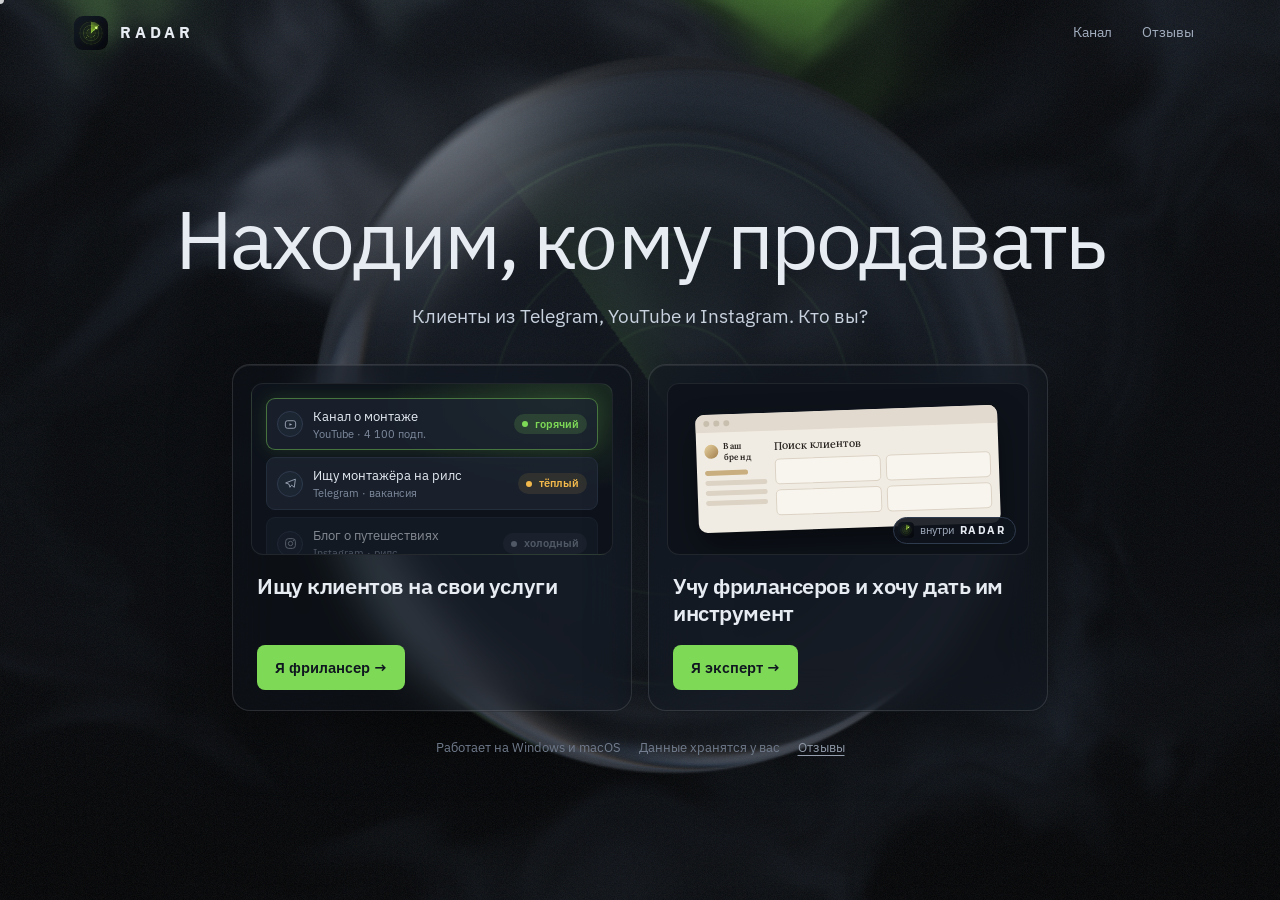
<file: v2/index.html>
<!doctype html>
<html lang="ru">
<head>
<meta charset="utf-8">
<meta name="viewport" content="width=device-width, initial-scale=1, viewport-fit=cover">
<title>RADAR — находим, кому продавать</title>
<meta name="description" content="Программа для поиска клиентов в Telegram, YouTube и Instagram. Для фрилансеров и экспертов.">
<meta name="theme-color" content="#0F141C">
<meta name="robots" content="noindex">
<link rel="canonical" href="https://radarleads.tech/">
<meta property="og:type" content="website">
<meta property="og:site_name" content="RADAR">
<meta property="og:url" content="https://radarleads.tech/">
<meta property="og:title" content="RADAR — находим, кому продавать">
<meta property="og:description" content="Программа для поиска клиентов в Telegram, YouTube и Instagram. Для фрилансеров и экспертов.">
<meta property="og:image" content="https://radarleads.tech/og.jpg">
<meta property="og:image:width" content="1200">
<meta property="og:image:height" content="630">
<meta name="twitter:card" content="summary_large_image">
<link rel="icon" type="image/png" href="favicon.png">
<link rel="apple-touch-icon" href="favicon.png">
<link rel="preconnect" href="https://fonts.googleapis.com">
<link rel="preconnect" href="https://fonts.gstatic.com" crossorigin>
<link rel="preload" as="style" href="https://fonts.googleapis.com/css2?family=IBM+Plex+Sans:ital,wght@0,300;0,400;0,500;0,600;0,700;1,300&family=IBM+Plex+Mono:wght@400;500&family=Lora:ital,wght@0,400;0,500;1,400&display=swap" onload="this.onload=null;this.rel='stylesheet'">
<noscript><link rel="stylesheet" href="https://fonts.googleapis.com/css2?family=IBM+Plex+Sans:ital,wght@0,300;0,400;0,500;0,600;0,700;1,300&family=IBM+Plex+Mono:wght@400;500&family=Lora:ital,wght@0,400;0,500;1,400&display=swap"></noscript>
<link rel="stylesheet" href="common.css">
</head>
<body>
<div class="cursor" id="cursor" aria-hidden="true"><i></i></div>
<header class="nav" id="nav"><div class="wrap"><a class="brand" href="./" aria-label="RADAR, на главную"><img src="img/radar-icon.webp" alt="" width="34" height="34"><b>RADAR</b></a><nav class="nav-quiet" aria-label="Ссылки"><a href="https://t.me/radartelega" target="_blank" rel="noopener">Канал</a><a href="https://t.me/radarreview" target="_blank" rel="noopener">Отзывы</a></nav></div></header>
<style>
.home{position:relative;min-height:100vh;min-height:100svh;overflow:hidden;background:#0B0F15;isolation:isolate;display:flex;flex-direction:column}
.home canvas{position:absolute;inset:0;width:100%;height:100%;z-index:0}
.home .hero-fallback{z-index:-1}
.home .shade{position:absolute;inset:0;z-index:2;pointer-events:none;background:radial-gradient(70% 55% at 50% 45%,rgba(11,15,21,.5),rgba(11,15,21,.12) 70%,transparent)}
.home.gl .hero-fallback{opacity:0}
.home-in{position:relative;z-index:3;flex:1;display:flex;flex-direction:column;justify-content:center;align-items:center;text-align:center;gap:20px;padding:calc(88px + env(safe-area-inset-top,0px)) max(16px,env(safe-area-inset-left,0px)) calc(28px + env(safe-area-inset-bottom,0px))}
.home h1{font-size:clamp(42px,6.4vw,96px);line-height:1.02;font-weight:400;letter-spacing:-.035em}
.home .sub{font-size:clamp(16px,1.6vw,19px);color:#C9D2DF;text-wrap:balance}
.roles2{display:grid;grid-template-columns:repeat(2,minmax(0,400px));gap:16px;margin-top:12px;text-align:left}
.role{position:relative;display:flex;flex-direction:column;gap:18px;padding:18px 18px 20px;border-radius:18px;text-decoration:none;color:var(--text);background:rgba(15,20,28,.42);border:1px solid rgba(255,255,255,.12);backdrop-filter:blur(22px) saturate(1.3);-webkit-backdrop-filter:blur(22px) saturate(1.3);box-shadow:0 1px 0 rgba(255,255,255,.08) inset,0 24px 60px rgba(0,0,0,.35);transition:transform .6s var(--ease),box-shadow .5s var(--ease),border-color .5s var(--ease)}
.role:hover,.role:focus-visible{transform:translateY(-4px);border-color:rgba(126,217,87,.45);box-shadow:var(--glow),0 24px 60px rgba(0,0,0,.4)}
.role b{font-size:clamp(19px,1.7vw,23px);font-weight:600;letter-spacing:-.02em;line-height:1.25;padding:0 6px}
.role .go{margin:auto 6px 0;display:inline-flex;align-items:center;gap:8px;align-self:flex-start;padding:11px 18px;border-radius:8px;background:var(--signal);color:var(--signal-ink);font-weight:600;font-size:14.5px;transition:transform .5s var(--ease)}
.role:hover .go{transform:translateX(4px)}
/* мини-визуалы карточек */
.vis{height:172px;border-radius:12px;overflow:hidden;position:relative;border:1px solid rgba(255,255,255,.08)}
.vis-f{background:radial-gradient(80% 90% at 85% 10%,rgba(126,217,87,.16),transparent 60%),#0E131B;padding:14px;display:flex;flex-direction:column;gap:7px}
.lr{display:grid;grid-template-columns:26px minmax(0,1fr) auto;gap:10px;align-items:center;padding:7px 10px;border-radius:9px;background:rgba(28,37,50,.75);border:1px solid var(--line)}
.lr i{width:26px;height:26px;border-radius:50%;display:grid;place-items:center;background:var(--bg-3);border:1px solid var(--line-2);color:var(--muted)}
.lr i svg{width:13px;height:13px}
.lr span{font-size:12.5px;color:var(--text);white-space:nowrap;overflow:hidden;text-overflow:ellipsis}
.lr small{display:block;font-size:10.5px;color:var(--dim)}
.lr .pill{font-size:10.5px;padding:2px 8px;font-style:normal}
.lr.hot{border-color:rgba(126,217,87,.45);box-shadow:0 0 18px rgba(126,217,87,.15)}
.lr:nth-child(3){opacity:.55}
.vis-e{background:#0E131B;display:grid;place-items:center}
.win2{width:84%;height:118px;border-radius:9px;overflow:hidden;background:#F1ECE3;box-shadow:0 14px 30px rgba(0,0,0,.45);display:grid;grid-template-rows:18px 1fr;transform:rotate(-2deg)}
.win2 .tb{background:#E2DACE;display:flex;align-items:center;gap:4px;padding:0 8px}
.win2 .tb i{width:6px;height:6px;border-radius:50%;background:#C9BFAF}
.win2 .bd{display:grid;grid-template-columns:62px 1fr;gap:8px;padding:8px}
.win2 .sd{display:flex;flex-direction:column;gap:5px}
.win2 .logo{display:flex;align-items:center;gap:5px;font:600 8.5px var(--serif);color:#26221E;letter-spacing:.04em;margin-bottom:3px}
.win2 .logo em{width:14px;height:14px;border-radius:50%;background:linear-gradient(135deg,#E8D3A2,#A07D4A);flex:none}
.win2 .ln{height:5px;border-radius:3px;background:#DCD3C5}
.win2 .ln.g{background:#C9AE7F;width:70%}
.win2 .mn{display:flex;flex-direction:column;gap:6px}
.win2 .h{font:500 11px var(--serif);color:#26221E}
.win2 .cards{display:grid;grid-template-columns:1fr 1fr;gap:5px}
.win2 .cards div{height:26px;border-radius:5px;background:#F8F5EF;border:1px solid #DCD3C5}
.brandtag{position:absolute;right:12px;bottom:10px;display:inline-flex;align-items:center;gap:6px;padding:4px 10px 4px 4px;border-radius:20px;background:rgba(15,20,28,.9);border:1px solid var(--line-2);font-size:10.5px;color:var(--muted)}
.brandtag img{width:16px;height:16px;border-radius:4px}
.brandtag b{font-size:10.5px;padding:0;color:var(--text);letter-spacing:1.5px;font-weight:700}
.trust{font-size:13px;line-height:1;color:var(--dim);display:flex;flex-wrap:wrap;justify-content:center;align-items:center;gap:0 18px}
.trust span,.trust a{display:inline-flex;align-items:center;min-height:32px}
.trust a{color:var(--muted);text-decoration:underline;text-underline-offset:3px}
body.leaving .home-in{opacity:0;transform:translateY(-8px);transition:opacity .28s ease,transform .28s ease}
@media (max-width:760px){
  .roles2{grid-template-columns:1fr;width:100%;gap:10px;margin-top:4px}
  .role{display:grid;grid-template-columns:112px minmax(0,1fr);grid-template-rows:auto auto;column-gap:14px;row-gap:10px;padding:10px;backdrop-filter:none;-webkit-backdrop-filter:none;background:rgba(15,20,28,.74)}
  .vis{grid-row:1/3;height:auto;min-height:96px}
  .vis-f{padding:7px;gap:4px}
  .lr{grid-template-columns:minmax(0,1fr);padding:5px 6px;gap:0}
  .lr i,.lr .pill,.lr small{display:none}
  .lr span{font-size:10px}
  .win2{height:80px;width:90%}
  .win2 .bd{grid-template-columns:30px 1fr;padding:5px;gap:5px}
  .win2 .logo{font-size:0}.win2 .h{font-size:8px}
  .brandtag{display:none}
  .role b{font-size:17px;padding:4px 0 0;align-self:end}
  .role .go{margin:0;align-self:start;padding:9px 14px;font-size:13.5px}
  .home-in{gap:14px;justify-content:flex-start;padding-top:calc(84px + env(safe-area-inset-top,0px))}
  .home h1{font-size:clamp(34px,10vw,46px)}
  .home .sub{font-size:15px}
}
@media (max-width:760px) and (min-height:760px){.home-in{justify-content:center}}
</style>
<main id="top">
<section class="home" id="hero" style="padding:0">
  <div class="hero-fallback" aria-hidden="true"></div>
  <canvas id="liquid" aria-hidden="true"></canvas>
  <div class="grain" aria-hidden="true"></div>
  <div class="shade" aria-hidden="true"></div>
  <div class="home-in">
    <h1>Находим, к<span class="acc">о</span>му продавать</h1>
    <p class="sub">Клиенты из Telegram, YouTube и Instagram. Кто вы?</p>
    <div class="roles2">
      <a class="role" href="freelance/" data-keep data-role="freelance" id="roleF">
        <div class="vis vis-f" aria-hidden="true">
          <div class="lr hot"><i><svg viewBox="0 0 24 24" fill="none" aria-hidden="true"><rect x="2.5" y="5" width="19" height="14" rx="4" stroke="currentColor" stroke-width="1.6"/><path d="m10 9.5 5 2.5-5 2.5v-5Z" fill="currentColor"/></svg></i><span>Канал о монтаже<small>YouTube · 4 100 подп.</small></span><em class="pill hot">горячий</em></div>
          <div class="lr"><i><svg viewBox="0 0 24 24" fill="none" aria-hidden="true"><path d="M21 4 3 11l6 2 2 6 3-4 5 4 2-15Z" stroke="currentColor" stroke-width="1.6" stroke-linejoin="round"/></svg></i><span>Ищу монтажёра на рилс<small>Telegram · вакансия</small></span><em class="pill warm">тёплый</em></div>
          <div class="lr"><i><svg viewBox="0 0 24 24" fill="none" aria-hidden="true"><rect x="3" y="3" width="18" height="18" rx="5.5" stroke="currentColor" stroke-width="1.6"/><circle cx="12" cy="12" r="4" stroke="currentColor" stroke-width="1.6"/><circle cx="17.2" cy="6.8" r="1.1" fill="currentColor"/></svg></i><span>Блог о путешествиях<small>Instagram · рилс</small></span><em class="pill cold">холодный</em></div>
        </div>
        <b>Ищу клиентов на свои услуги</b>
        <span class="go">Я фрилансер →</span>
      </a>
      <a class="role" href="experts/" data-keep data-role="experts" id="roleE">
        <div class="vis vis-e" aria-hidden="true">
          <div class="win2"><div class="tb"><i></i><i></i><i></i></div>
            <div class="bd"><div class="sd"><span class="logo"><em></em>Ваш бренд</span><span class="ln g"></span><span class="ln"></span><span class="ln"></span><span class="ln"></span></div>
            <div class="mn"><span class="h">Поиск клиентов</span><div class="cards"><div></div><div></div><div></div><div></div></div></div></div>
          </div>
          <span class="brandtag"><img src="img/radar-icon.webp" alt="" width="16" height="16">внутри <b>RADAR</b></span>
        </div>
        <b>Учу фрилансеров и хочу дать им инструмент</b>
        <span class="go">Я эксперт →</span>
      </a>
    </div>
    <p class="trust"><span>Работает на Windows и macOS</span><span>Данные хранятся у вас</span><a href="https://t.me/radarreview" target="_blank" rel="noopener">Отзывы</a></p>
  </div>
</section>
</main>


<script src="liquid.js"></script>
<script src="site.js"></script>
<script>
(function(){
  // старые якорные ссылки из постов канала
  var map={'#experts':'experts/','#dar':'experts/#dar','#freelance':'freelance/','#support':'freelance/#support','#business':'',
           '#case':'freelance/#case','#where':'freelance/#where','#how':'freelance/#how','#faq':'freelance/#faq'};
  var h=location.hash;
  if(h && map.hasOwnProperty(h)){
    if(map[h]){ var t=map[h], i=t.indexOf('#'); location.replace(i<0 ? t+location.search : t.slice(0,i)+location.search+t.slice(i)); return; }
    history.replaceState(null,'',location.pathname+location.search);
  }

  var home=document.getElementById('hero'), cards=[].slice.call(document.querySelectorAll('.role')), active=null;
  cards.forEach(function(c){
    c.addEventListener('pointerenter',function(){ active=c; });
    c.addEventListener('pointerleave',function(){ if(active===c) active=null; });
    c.addEventListener('focus',function(){ active=c; });
    c.addEventListener('blur',function(){ if(active===c) active=null; });
    // короткий фейд перед переходом
    c.addEventListener('click',function(e){
      if(RL.reduce||e.metaKey||e.ctrlKey||e.shiftKey||e.button!==0) return;
      e.preventDefault(); var href=c.href; document.body.classList.add('leaving');
      setTimeout(function(){ location.href=href; },260);
    });
  });
  addEventListener('pageshow',function(){ document.body.classList.remove('leaving'); });

  // линза: по центру, при наведении на карточку плавно смещается к ней
  var place=function(W,H,t){ var m=W<760; return {x:W*.5+Math.sin(t*.23)*W*.03, y:H*(m?.5:.46)+Math.cos(t*.19)*H*.03, r:Math.min(W,H)*(m?.42:.4)}; };
  var target=function(){
    if(!active) return null; var r=active.getBoundingClientRect(), hr=home.getBoundingClientRect();
    return {x:r.left+r.width/2-hr.left, y:r.top+r.height/2-hr.top};
  };
  RL.afterLoad(function(){
    RL.liquid(document.getElementById('liquid'), home, place, RL.FS, {scale:RL.mobile?.5:.62, fps:120, animate:true, still:6, follow:!RL.mobile, target:target, ease:.06}) && home.classList.add('gl');
  });
})();

</script>
</body>
</html>
</file>
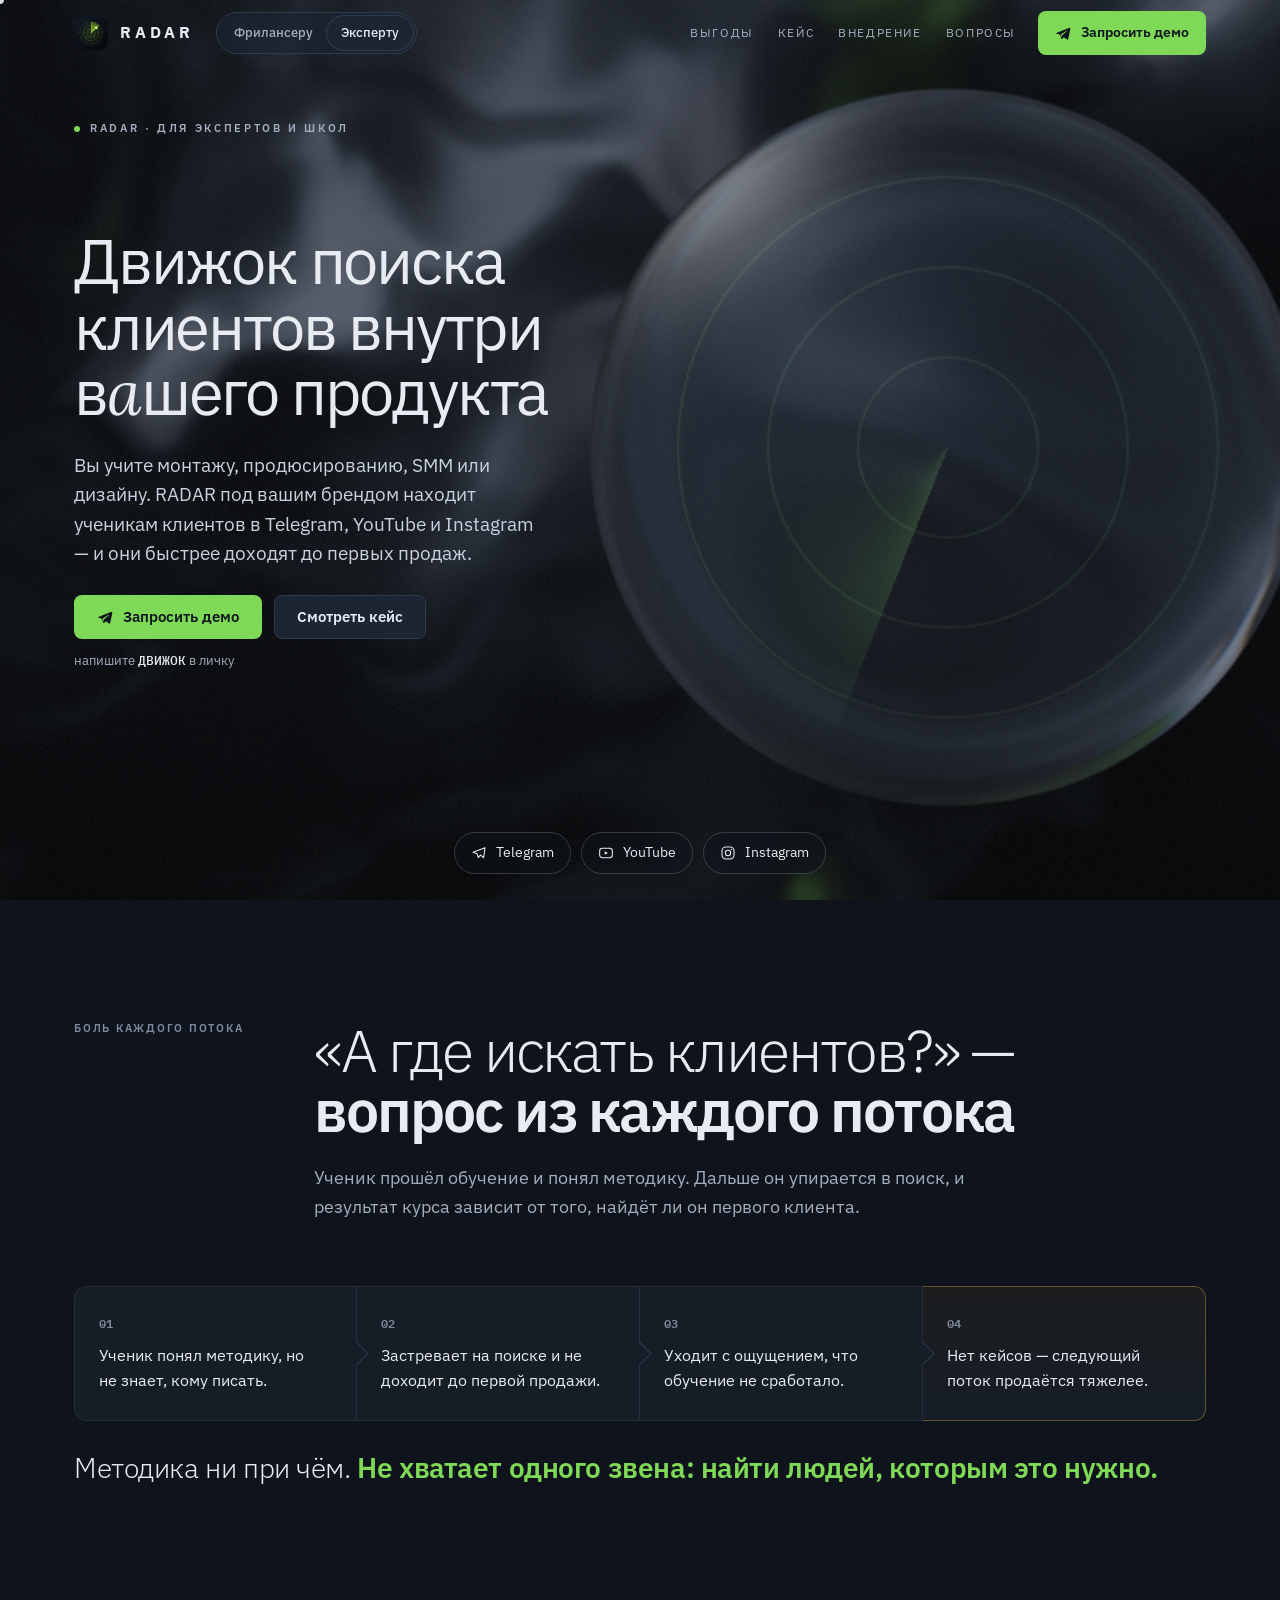
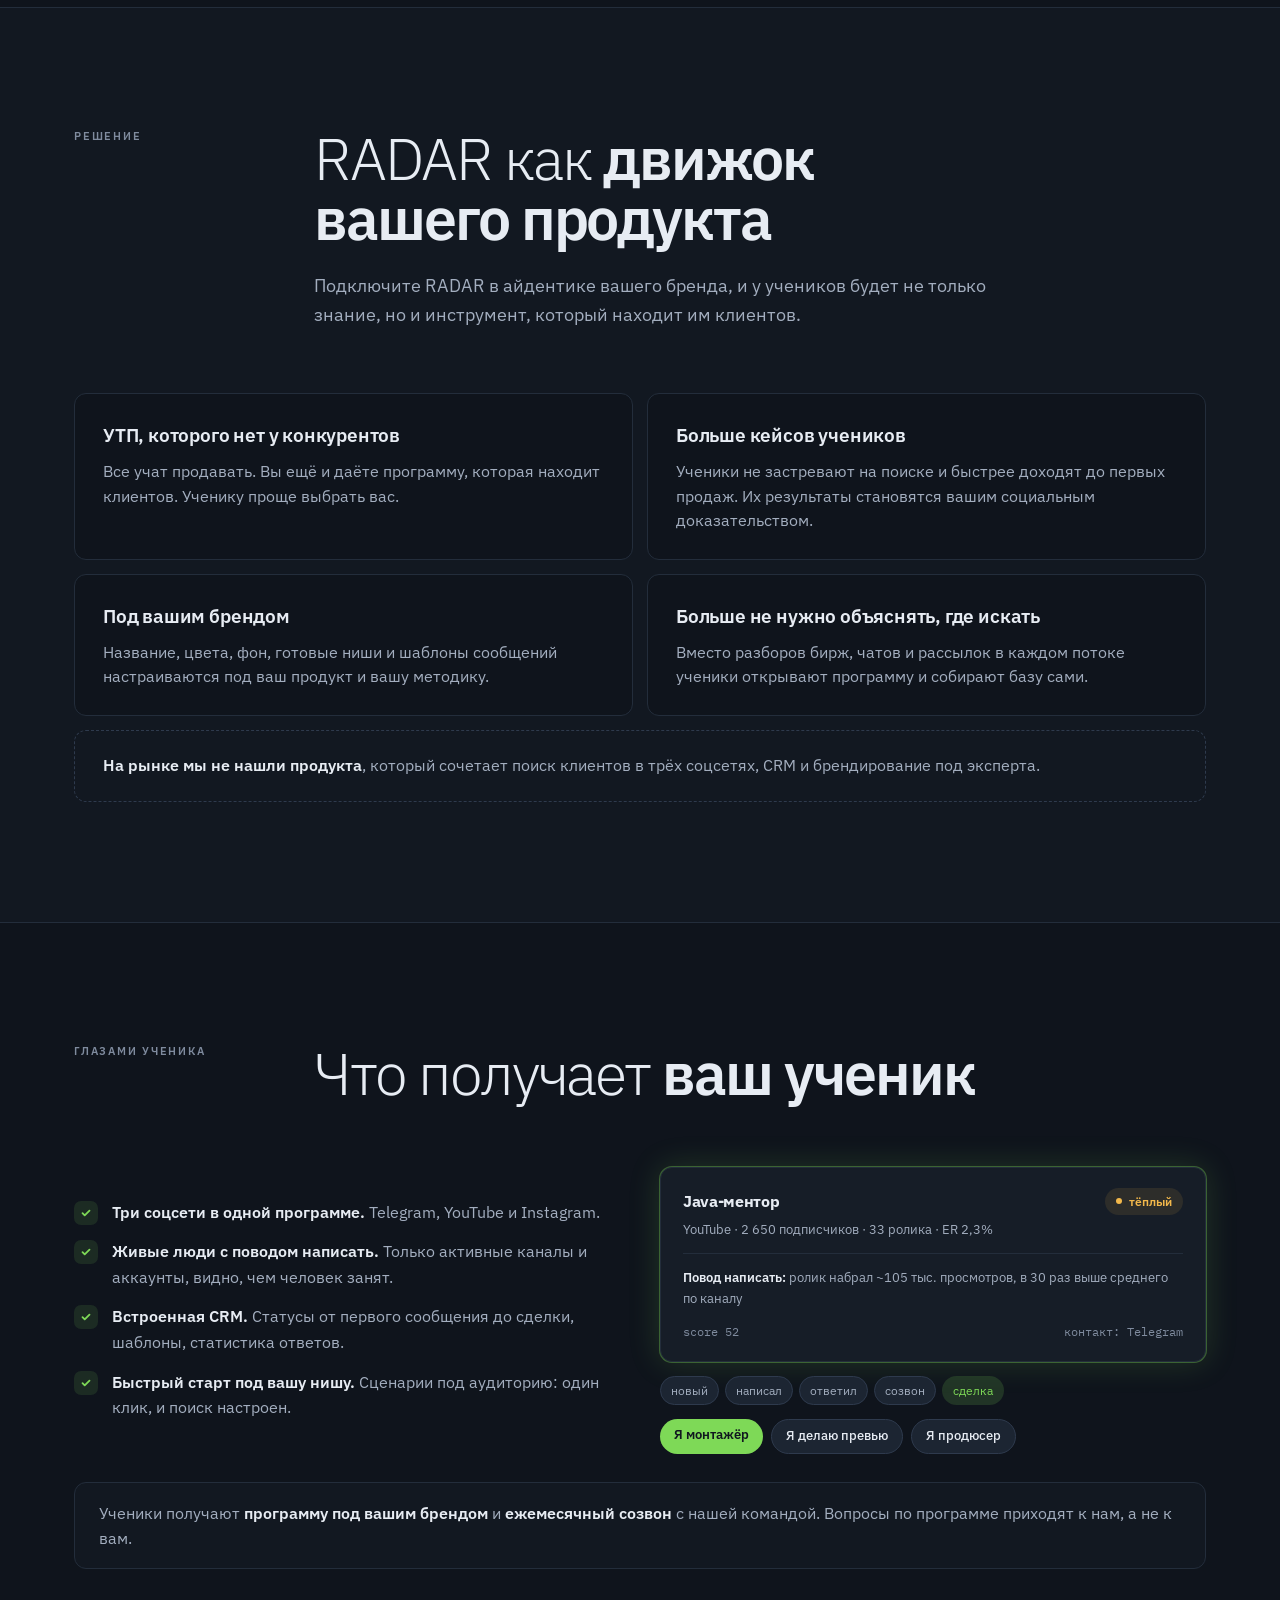
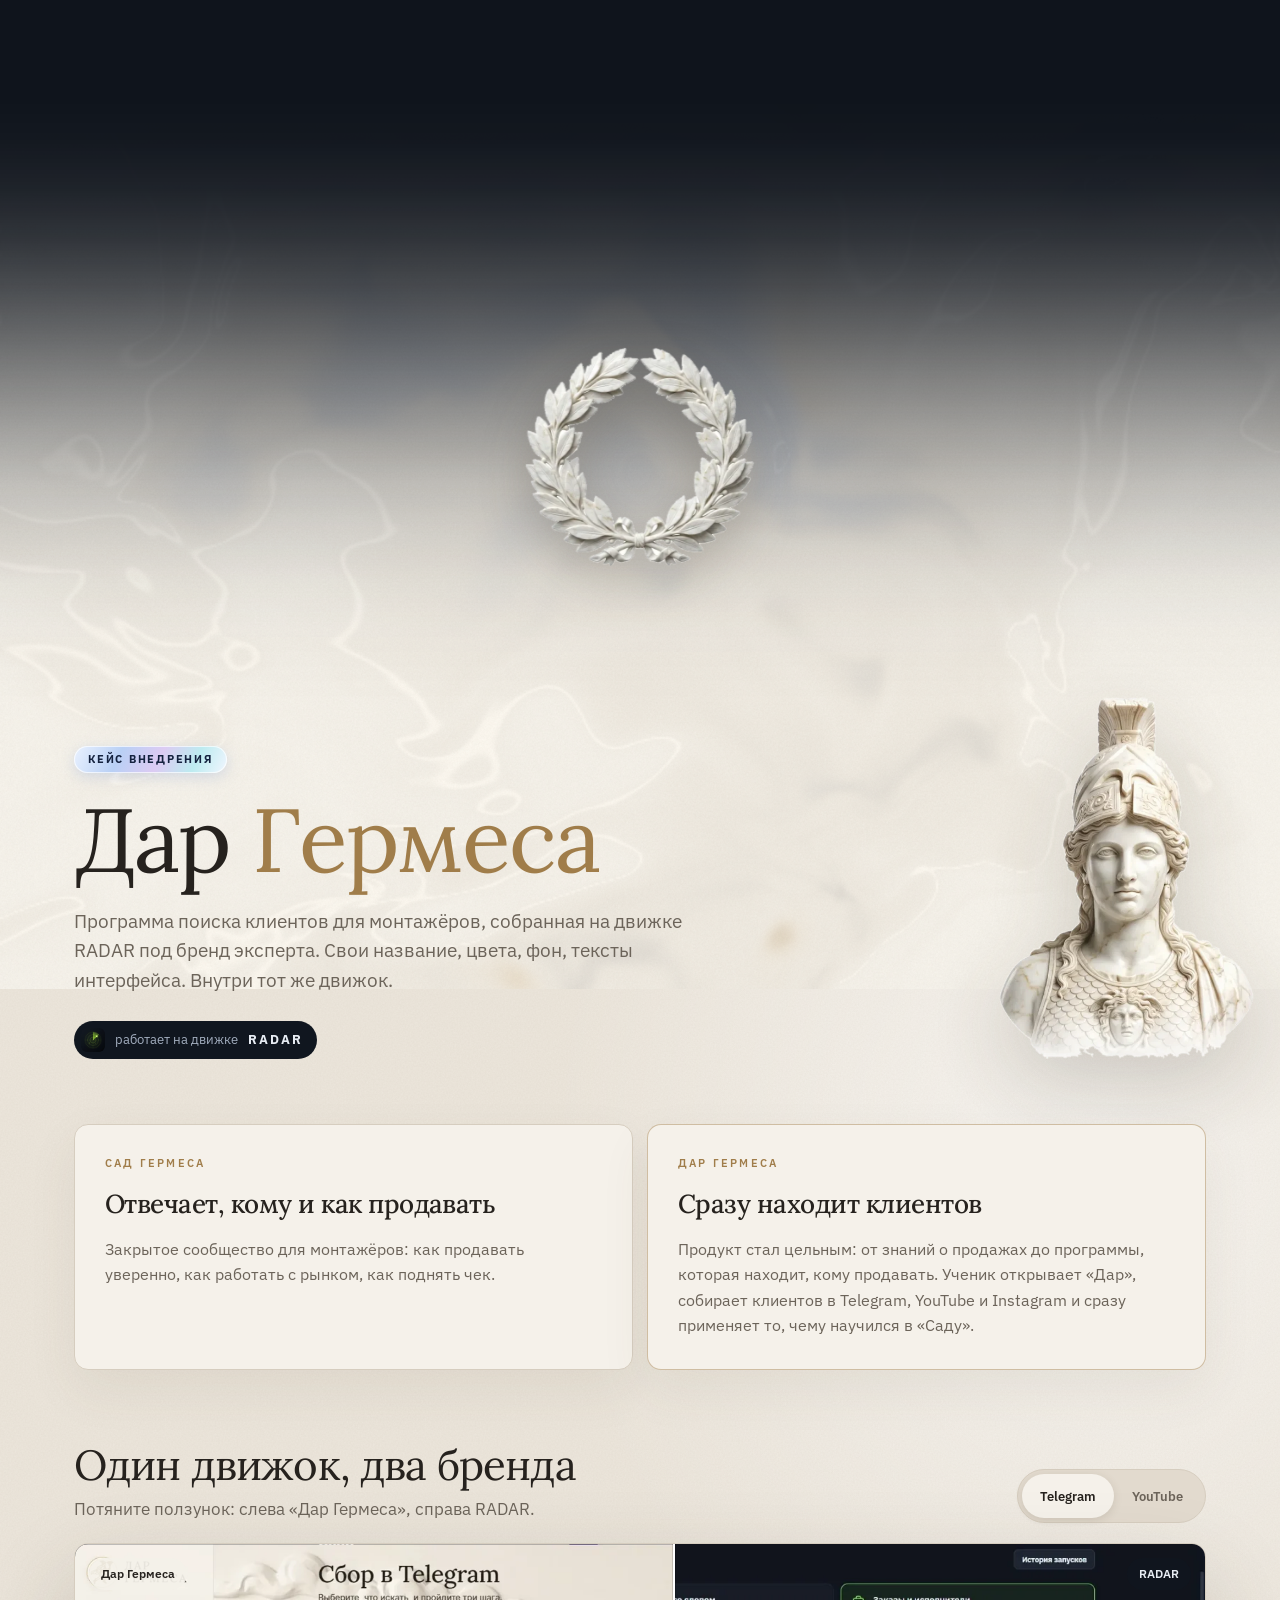
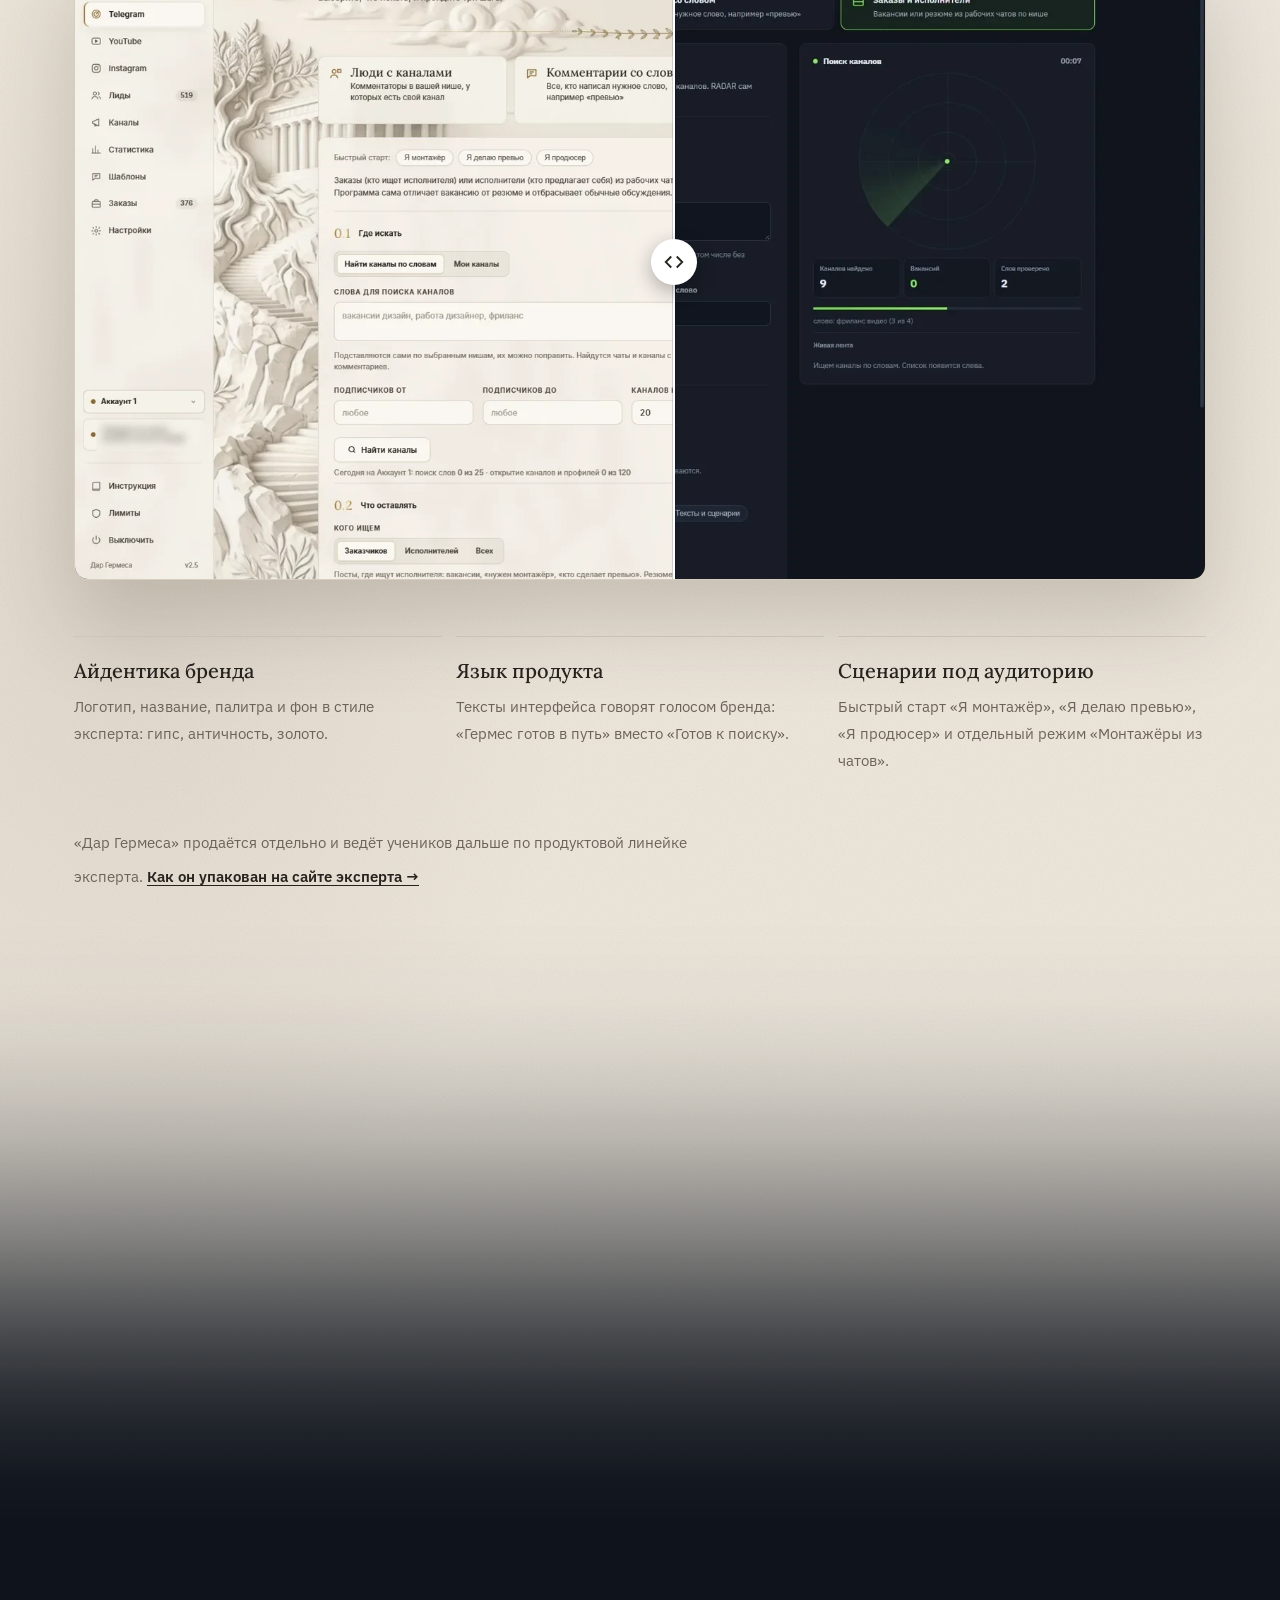
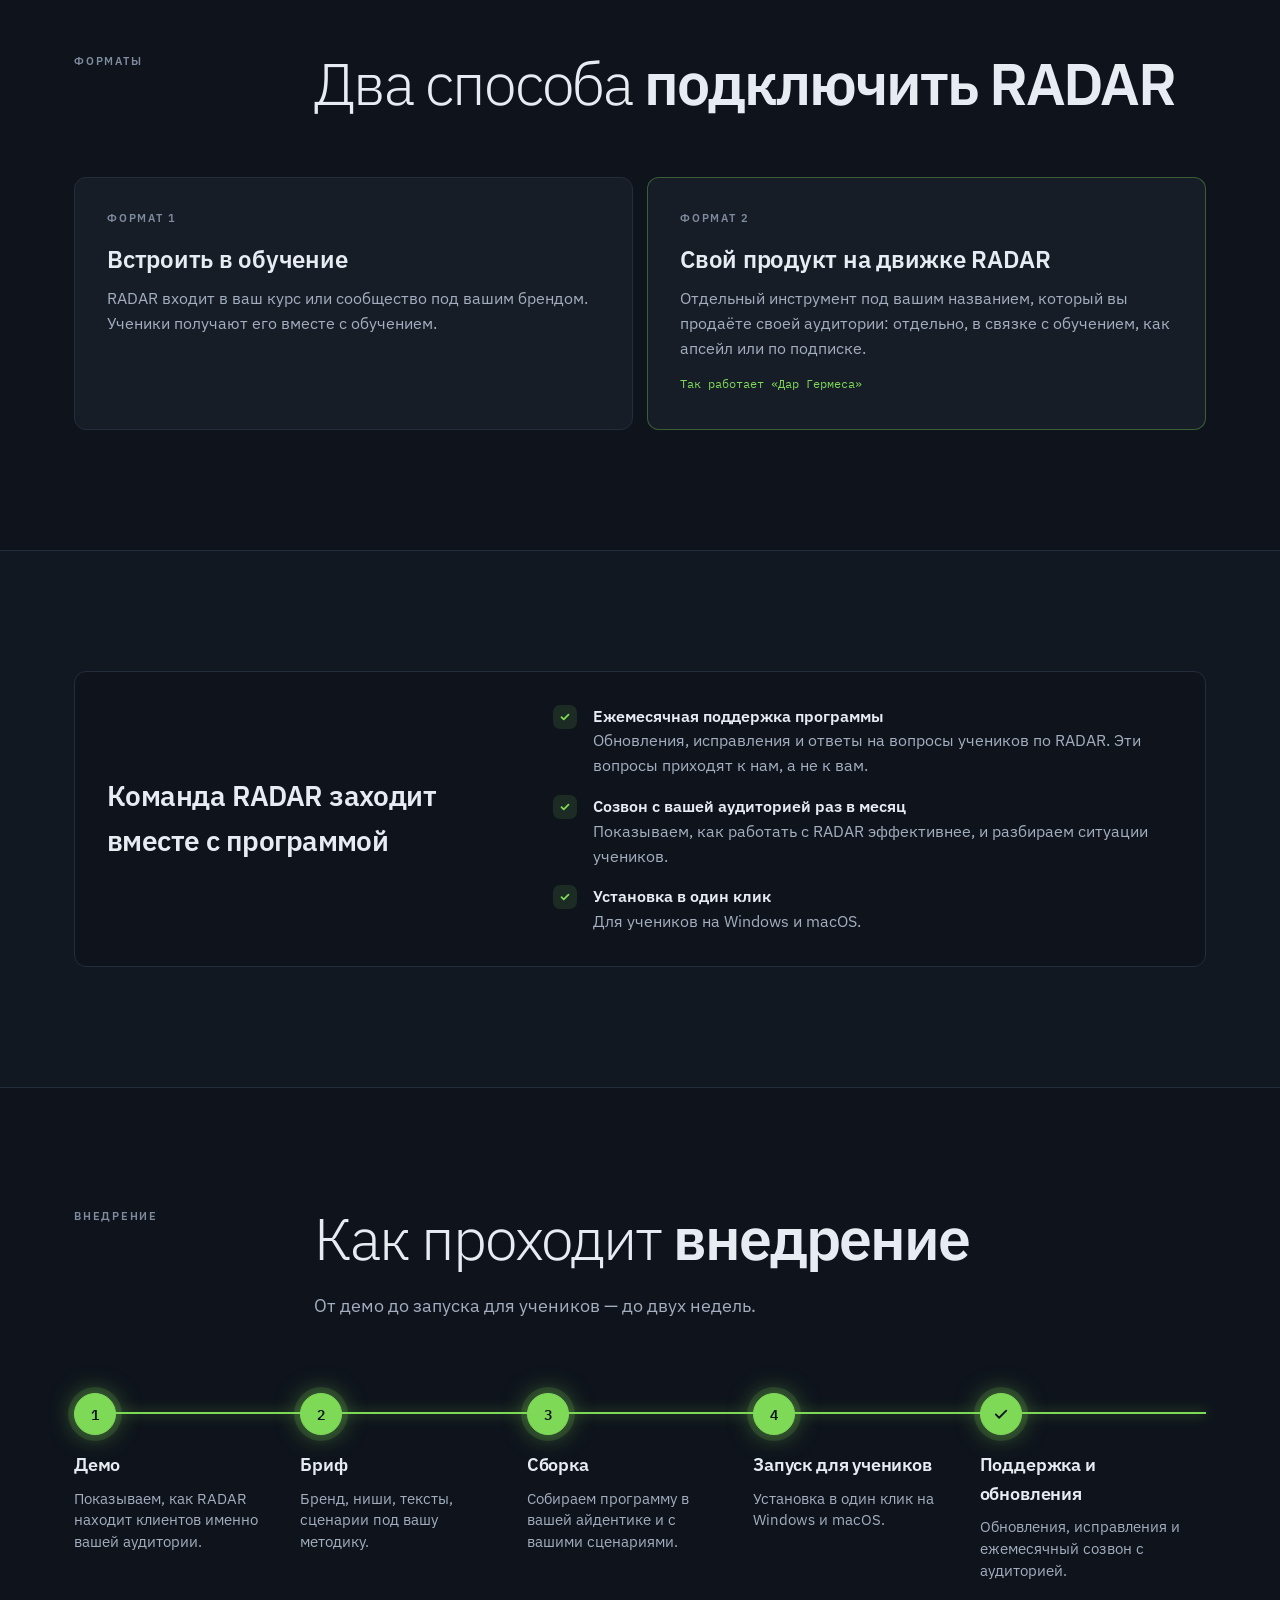
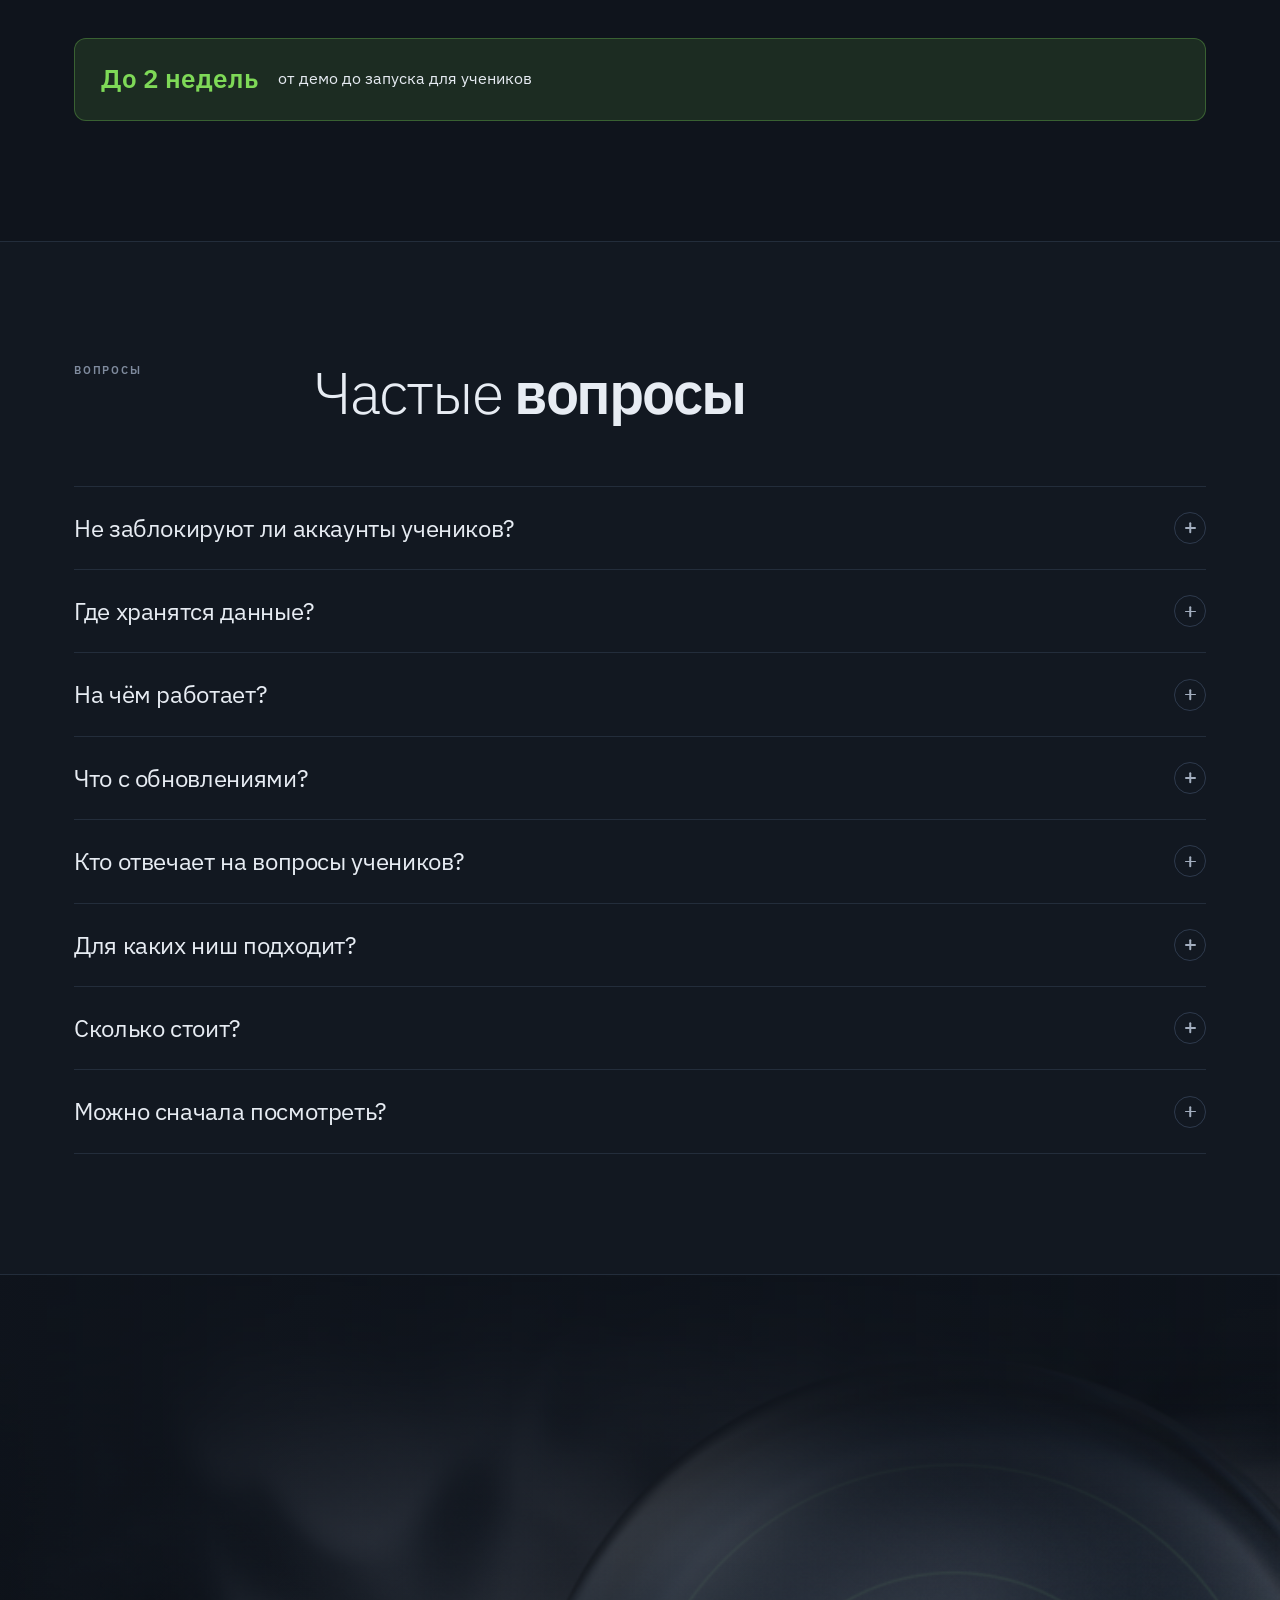
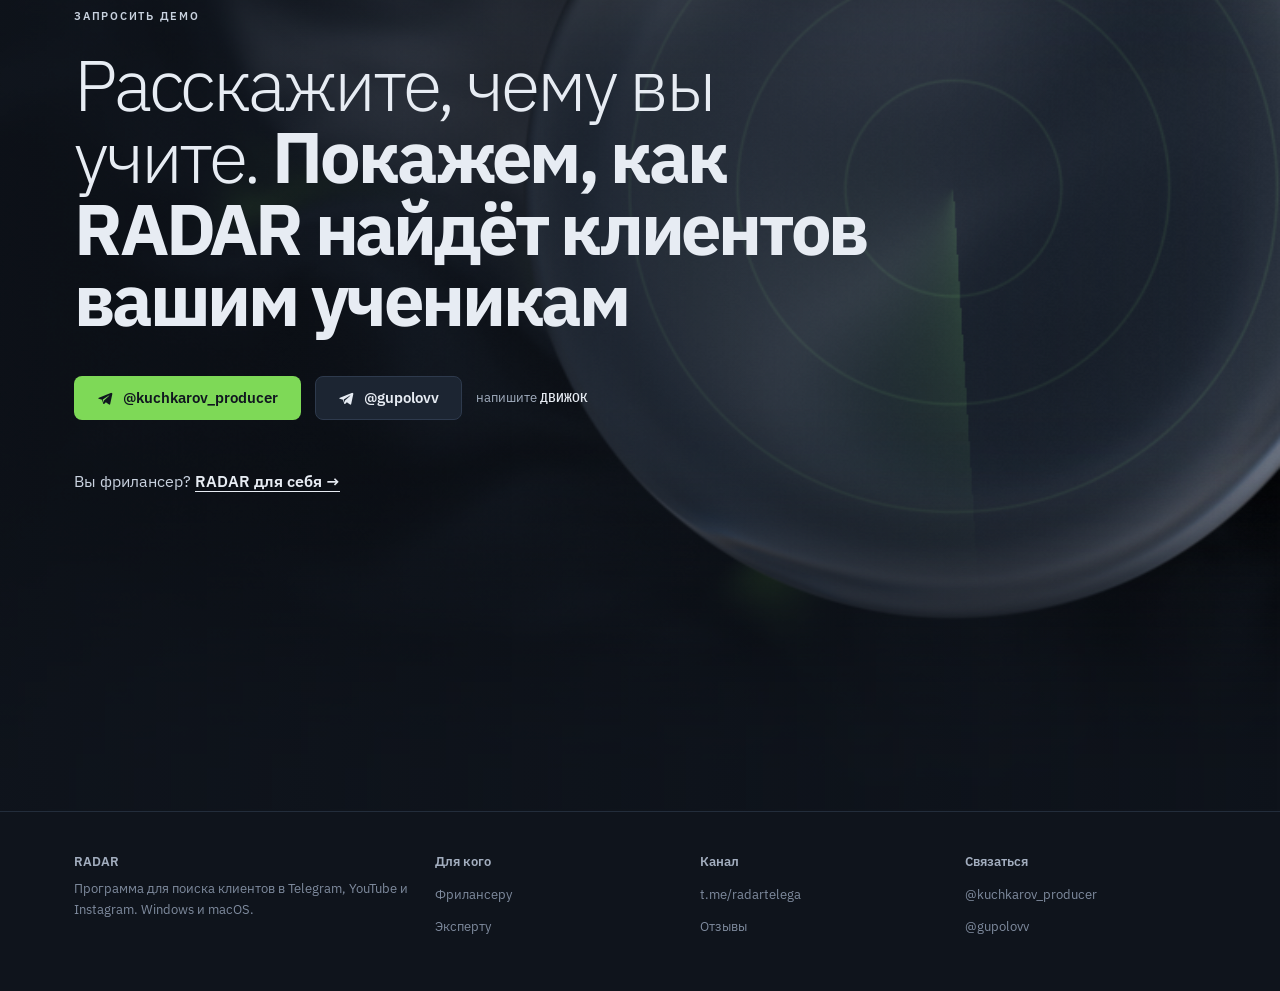
<file: v2/experts/index.html>
<!doctype html>
<html lang="ru">
<head>
<meta charset="utf-8">
<meta name="viewport" content="width=device-width, initial-scale=1, viewport-fit=cover">
<title>RADAR для экспертов — движок поиска клиентов под вашим брендом</title>
<meta name="description" content="Ваши ученики получают инструмент, который находит им клиентов в Telegram, YouTube и Instagram. Кейс «Дар Гермеса».">
<meta name="theme-color" content="#0F141C">
<meta name="robots" content="noindex">
<link rel="canonical" href="https://radarleads.tech/experts/">
<meta property="og:type" content="website">
<meta property="og:site_name" content="RADAR">
<meta property="og:url" content="https://radarleads.tech/experts/">
<meta property="og:title" content="RADAR для экспертов — движок поиска клиентов под вашим брендом">
<meta property="og:description" content="Ваши ученики получают инструмент, который находит им клиентов в Telegram, YouTube и Instagram. Кейс «Дар Гермеса».">
<meta property="og:image" content="https://radarleads.tech/og-experts.jpg">
<meta property="og:image:width" content="1200">
<meta property="og:image:height" content="630">
<meta name="twitter:card" content="summary_large_image">
<link rel="icon" type="image/png" href="../favicon.png">
<link rel="apple-touch-icon" href="../favicon.png">
<link rel="preconnect" href="https://fonts.googleapis.com">
<link rel="preconnect" href="https://fonts.gstatic.com" crossorigin>
<link rel="preload" as="style" href="https://fonts.googleapis.com/css2?family=IBM+Plex+Sans:ital,wght@0,300;0,400;0,500;0,600;0,700;1,300&family=IBM+Plex+Mono:wght@400;500&family=Lora:ital,wght@0,400;0,500;1,400&display=swap" onload="this.onload=null;this.rel='stylesheet'">
<noscript><link rel="stylesheet" href="https://fonts.googleapis.com/css2?family=IBM+Plex+Sans:ital,wght@0,300;0,400;0,500;0,600;0,700;1,300&family=IBM+Plex+Mono:wght@400;500&family=Lora:ital,wght@0,400;0,500;1,400&display=swap"></noscript>
<link rel="stylesheet" href="../common.css">
<link rel="stylesheet" href="../experts.css">
</head>
<body>
<div class="loader" id="loader" aria-hidden="true"><p>найдём, к<span class="acc">о</span>му продавать</p></div>
<div class="cursor" id="cursor" aria-hidden="true"><i></i></div>
<header class="nav" id="nav"><div class="wrap"><a class="brand" href="../" aria-label="RADAR, на главную" data-keep><img src="../img/radar-icon.webp" alt="" width="34" height="34"><b>RADAR</b></a><div class="seg" role="navigation" aria-label="Для кого"><a href="../freelance/" data-keep >Фрилансеру</a><a href="../experts/" data-keep aria-current="page">Эксперту</a></div><nav class="nav-links" aria-label="Разделы"><a href="#benefits">Выгоды</a><a href="#dar">Кейс</a><a href="#launch">Внедрение</a><a href="#faq">Вопросы</a></nav><a class="btn btn-signal" href="https://t.me/kuchkarov_producer" target="_blank" rel="noopener"><svg viewBox="0 0 24 24" fill="currentColor" aria-hidden="true"><path d="M21.5 4.3 2.9 11.5c-1.3.5-1.3 1.2-.2 1.6l4.8 1.5 1.8 5.6c.2.6.4.8.8.8.4 0 .6-.2.9-.5l2.3-2.2 4.8 3.5c.9.5 1.5.2 1.7-.8l3.1-14.7c.3-1.3-.5-1.9-1.4-1.5ZM8.6 14.3l9.3-5.9c.4-.3.9-.1.5.3l-7.9 7.1-.3 3.3-1.6-4.8Z"/></svg><span>Запросить демо</span></a><button class="burger" id="burger" type="button" aria-label="Открыть меню" aria-expanded="false" aria-controls="mnav"><span></span><span></span></button></div></header><div class="mnav" id="mnav" aria-hidden="true" inert><div class="seg" role="navigation" aria-label="Для кого"><a href="../freelance/" data-keep >Фрилансеру</a><a href="../experts/" data-keep aria-current="page">Эксперту</a></div><nav aria-label="Меню"><a href="#benefits">Выгоды</a><a href="#dar">Кейс</a><a href="#launch">Внедрение</a><a href="#faq">Вопросы</a></nav><a class="btn btn-signal" href="https://t.me/kuchkarov_producer" target="_blank" rel="noopener">Запросить демо</a></div>
<style>
.ex-hero .hero-center{place-items:center start;text-align:left;padding-left:max(24px,calc((100vw - var(--wrap))/2 + 24px));padding-right:24px}
.ex-hero .hero-copy{align-items:flex-start;max-width:min(560px,44vw)}
.ex-hero .h1{font-size:clamp(40px,4.9vw,76px)}
.ex-hero .hero-cta{justify-content:flex-start}
.ex-hero .hero-cta .cta-note{text-align:left}
.ex-hero .hero-eyebrow{text-align:left;padding-left:max(24px,calc((100vw - var(--wrap))/2 + 24px))}
@media (max-width:900px){
  .ex-hero .hero-center{place-items:center;text-align:center;padding:0 16px}
  .ex-hero .hero-copy{align-items:center;max-width:none}
  .ex-hero .hero-cta{justify-content:center}.ex-hero .hero-cta .cta-note{text-align:center}
  .ex-hero .hero-eyebrow{text-align:center;padding-left:16px}
}
</style>
<main id="top">

<!-- E1 -->
<section class="hero ex-hero" id="hero" style="padding:0">
  <div id="navSentinel" aria-hidden="true" style="position:absolute;left:0;top:70%;width:1px;height:1px"></div>
  <div class="hero-fallback" aria-hidden="true"></div>
  <canvas id="liquid" aria-hidden="true"></canvas>
  <div class="grain" aria-hidden="true"></div>
  <div class="hero-eyebrow"><i></i>RADAR · для экспертов и школ</div>
  <div class="hero-center">
    <div class="hero-copy">
      <h1 class="h1">Движок поиска клиентов внутри в<span class="acc">а</span>шего продукта</h1>
      <p class="hero-sub">Вы учите монтажу, продюсированию, SMM или дизайну. RADAR под вашим брендом находит ученикам клиентов в Telegram, YouTube и Instagram — и они быстрее доходят до первых продаж.</p>
      <div class="hero-cta">
        <a class="btn btn-signal" href="https://t.me/kuchkarov_producer" target="_blank" rel="noopener"><svg viewBox="0 0 24 24" fill="currentColor" aria-hidden="true"><path d="M21.5 4.3 2.9 11.5c-1.3.5-1.3 1.2-.2 1.6l4.8 1.5 1.8 5.6c.2.6.4.8.8.8.4 0 .6-.2.9-.5l2.3-2.2 4.8 3.5c.9.5 1.5.2 1.7-.8l3.1-14.7c.3-1.3-.5-1.9-1.4-1.5ZM8.6 14.3l9.3-5.9c.4-.3.9-.1.5.3l-7.9 7.1-.3 3.3-1.6-4.8Z"/></svg>Запросить демо</a>
        <a class="btn btn-ghost" href="#dar">Смотреть кейс</a>
        <span class="cta-note">напишите <b>ДВИЖОК</b> в личку</span>
      </div>
    </div>
  </div>
  <div class="hero-bottom"><div class="hero-plats" aria-label="Площадки"><span><svg viewBox="0 0 24 24" fill="none" aria-hidden="true"><path d="M21 4 3 11l6 2 2 6 3-4 5 4 2-15Z" stroke="currentColor" stroke-width="1.6" stroke-linejoin="round"/></svg>Telegram</span><span><svg viewBox="0 0 24 24" fill="none" aria-hidden="true"><rect x="2.5" y="5" width="19" height="14" rx="4" stroke="currentColor" stroke-width="1.6"/><path d="m10 9.5 5 2.5-5 2.5v-5Z" fill="currentColor"/></svg>YouTube</span><span><svg viewBox="0 0 24 24" fill="none" aria-hidden="true"><rect x="3" y="3" width="18" height="18" rx="5.5" stroke="currentColor" stroke-width="1.6"/><circle cx="12" cy="12" r="4" stroke="currentColor" stroke-width="1.6"/><circle cx="17.2" cy="6.8" r="1.1" fill="currentColor"/></svg>Instagram</span></div></div>
</section>

<!-- E2 -->
<section id="pain">
  <div class="wrap">
    <div class="sec-head">
      <div class="label">Боль каждого потока</div>
      <div>
        <h2>«А где искать клиентов?» — <em>вопрос из каждого потока</em></h2>
        <p>Ученик прошёл обучение и понял методику. Дальше он упирается в поиск, и результат курса зависит от того, найдёт ли он первого клиента.</p>
      </div>
    </div>
    <ol class="chain">
      <li><p>Ученик понял методику, но не знает, кому писать.</p></li>
      <li><p>Застревает на поиске и не доходит до первой продажи.</p></li>
      <li><p>Уходит с ощущением, что обучение не сработало.</p></li>
      <li><p>Нет кейсов — следующий поток продаётся тяжелее.</p></li>
    </ol>
    <p class="chain-out rv">Методика ни при чём. <b>Не хватает одного звена: найти людей, которым это нужно.</b></p>
  </div>
</section>

<!-- E3 -->
<section class="band" id="benefits">
  <div class="wrap">
    <div class="sec-head">
      <div class="label">Решение</div>
      <div>
        <h2>RADAR как <em>движок вашего продукта</em></h2>
        <p>Подключите RADAR в айдентике вашего бренда, и у учеников будет не только знание, но и инструмент, который находит им клиентов.</p>
      </div>
    </div>
    <div class="grid2">
      <div class="pt"><h3>УТП, которого нет у конкурентов</h3><p>Все учат продавать. Вы ещё и даёте программу, которая находит клиентов. Ученику проще выбрать вас.</p></div>
      <div class="pt"><h3>Больше кейсов учеников</h3><p>Ученики не застревают на поиске и быстрее доходят до первых продаж. Их результаты становятся вашим социальным доказательством.</p></div>
      <div class="pt"><h3>Под вашим брендом</h3><p>Название, цвета, фон, готовые ниши и шаблоны сообщений настраиваются под ваш продукт и вашу методику.</p></div>
      <div class="pt"><h3>Больше не нужно объяснять, где искать</h3><p>Вместо разборов бирж, чатов и рассылок в каждом потоке ученики открывают программу и собирают базу сами.</p></div>
    </div>
    <p class="uniq"><b>На рынке мы не нашли продукта</b>, который сочетает поиск клиентов в трёх соцсетях, CRM и брендирование под эксперта.</p>
  </div>
</section>

<!-- E4 -->
<section id="student">
  <div class="wrap">
    <div class="sec-head">
      <div class="label">Глазами ученика</div>
      <div><h2>Что получает <em>ваш ученик</em></h2></div>
    </div>
    <div class="student">
      <ul class="list">
        <li><span class="tick"><svg width="12" height="12" viewBox="0 0 12 12" aria-hidden="true"><path d="m2.5 6.2 2.2 2.2 4.8-4.8" fill="none" stroke="#7ED957" stroke-width="1.8" stroke-linecap="round" stroke-linejoin="round"/></svg></span><span><b>Три соцсети в одной программе.</b> Telegram, YouTube и Instagram.</span></li>
        <li><span class="tick"><svg width="12" height="12" viewBox="0 0 12 12" aria-hidden="true"><path d="m2.5 6.2 2.2 2.2 4.8-4.8" fill="none" stroke="#7ED957" stroke-width="1.8" stroke-linecap="round" stroke-linejoin="round"/></svg></span><span><b>Живые люди с поводом написать.</b> Только активные каналы и аккаунты, видно, чем человек занят.</span></li>
        <li><span class="tick"><svg width="12" height="12" viewBox="0 0 12 12" aria-hidden="true"><path d="m2.5 6.2 2.2 2.2 4.8-4.8" fill="none" stroke="#7ED957" stroke-width="1.8" stroke-linecap="round" stroke-linejoin="round"/></svg></span><span><b>Встроенная CRM.</b> Статусы от первого сообщения до сделки, шаблоны, статистика ответов.</span></li>
        <li><span class="tick"><svg width="12" height="12" viewBox="0 0 12 12" aria-hidden="true"><path d="m2.5 6.2 2.2 2.2 4.8-4.8" fill="none" stroke="#7ED957" stroke-width="1.8" stroke-linecap="round" stroke-linejoin="round"/></svg></span><span><b>Быстрый старт под вашу нишу.</b> Сценарии под аудиторию: один клик, и поиск настроен.</span></li>
      </ul>
      <div class="mini">
        <div class="lead-card">
          <div class="row"><h4>Java-ментор</h4><span class="pill warm">тёплый</span></div>
          <div class="meta">YouTube · 2 650 подписчиков · 33 ролика · ER 2,3%</div>
          <div class="why"><b>Повод написать:</b> ролик набрал ~105 тыс. просмотров, в 30 раз выше среднего по каналу</div>
          <div class="row" style="margin-top:12px"><span class="score">score 52</span><span class="score">контакт: Telegram</span></div>
        </div>
        <div class="funnel" aria-label="Статусы сделки"><em>новый</em><em>написал</em><em>ответил</em><em>созвон</em><em>сделка</em></div>
        <div class="scen"><span>Я монтажёр</span><span>Я делаю превью</span><span>Я продюсер</span></div>
      </div>
    </div>
    <p class="student-note">Ученики получают <b>программу под вашим брендом</b> и <b>ежемесячный созвон</b> с нашей командой. Вопросы по программе приходят к нам, а не к вам.</p>
  </div>
</section>

<!-- E5 -->
<section class="plaster" id="dar">
  <div class="pl-bg" aria-hidden="true"><div class="pl-stick"><canvas id="liquidW"></canvas></div></div>
  <img class="wreath rv" src="../img/wreath.webp" alt="" aria-hidden="true" width="534" height="508" loading="lazy" decoding="async">
  <img class="bust rv" src="../img/hg5s.webp" alt="" aria-hidden="true" width="653" height="700" loading="lazy" decoding="async">
  <div class="wrap">
    <div class="dg-head rv">
      <span class="pl-badge">Кейс внедрения</span>
      <h2>Дар <span>Гермеса</span></h2>
      <p>Программа поиска клиентов для монтажёров, собранная на движке RADAR под бренд эксперта. Свои название, цвета, фон, тексты интерфейса. Внутри тот же движок.</p>
      <span class="eng"><img src="../img/radar-icon.webp" alt="" width="24" height="24" loading="lazy">работает на движке <b>RADAR</b></span>
    </div>
    <div class="dg-ab">
      <div><div class="pl-label">Сад Гермеса</div><h3>Отвечает, кому и как продавать</h3><p>Закрытое сообщество для монтажёров: как продавать уверенно, как работать с рынком, как поднять чек.</p></div>
      <div class="now"><div class="pl-label">Дар Гермеса</div><h3>Сразу находит клиентов</h3><p>Продукт стал цельным: от знаний о продажах до программы, которая находит, кому продавать. Ученик открывает «Дар», собирает клиентов в Telegram, YouTube и Instagram и сразу применяет то, чему научился в «Саду».</p></div>
    </div>
    <div class="cmp-wrap">
      <div class="cmp-top">
        <div><h3>Один движок, два бренда</h3><p>Потяните ползунок: слева «Дар Гермеса», справа RADAR.</p></div>
        <div class="tabs" role="tablist" aria-label="Экран">
          <button role="tab" aria-selected="true" data-a="../img/dg-tg.webp" data-b="../img/rd-tg.webp">Telegram</button>
          <button role="tab" aria-selected="false" data-a="../img/dg-yt.webp" data-b="../img/rd-yt.webp">YouTube</button>
        </div>
      </div>
      <div class="cmp" id="cmp">
        <img class="bot" id="cmpB" loading="lazy" decoding="async" src="../img/rd-tg.webp" alt="Интерфейс RADAR" width="1600" height="900">
        <img class="top" id="cmpA" loading="lazy" decoding="async" src="../img/dg-tg.webp" alt="Интерфейс «Дар Гермеса» на движке RADAR" width="1600" height="900">
        <span class="tagl">Дар Гермеса</span><span class="tagr">RADAR</span>
        <div class="handle-line"></div>
        <div class="knob" aria-hidden="true"><svg viewBox="0 0 24 24" fill="none" stroke="currentColor" stroke-width="2"><path d="M9 6 3 12l6 6M15 6l6 6-6 6"/></svg></div>
        <input type="range" min="0" max="100" value="50" id="cmpR" aria-label="Сравнить интерфейсы">
      </div>
    </div>
    <div class="brandlist">
      <div><b>Айдентика бренда</b><span>Логотип, название, палитра и фон в стиле эксперта: гипс, античность, золото.</span></div>
      <div><b>Язык продукта</b><span>Тексты интерфейса говорят голосом бренда: «Гермес готов в путь» вместо «Готов к поиску».</span></div>
      <div><b>Сценарии под аудиторию</b><span>Быстрый старт «Я монтажёр», «Я делаю превью», «Я продюсер» и отдельный режим «Монтажёры из чатов».</span></div>
    </div>
    <p class="dg-link">«Дар Гермеса» продаётся отдельно и ведёт учеников дальше по продуктовой линейке эксперта. <a href="https://hermesgarden.ru/" target="_blank" rel="noopener">Как он упакован на сайте эксперта →</a></p>
  </div>
</section>

<!-- E6 -->
<section id="formats">
  <div class="wrap">
    <div class="sec-head">
      <div class="label">Форматы</div>
      <div><h2>Два способа <em>подключить RADAR</em></h2></div>
    </div>
    <div class="grid2 formats">
      <div class="pt"><div class="label">Формат 1</div><h3>Встроить в обучение</h3><p>RADAR входит в ваш курс или сообщество под вашим брендом. Ученики получают его вместе с обучением.</p></div>
      <div class="pt hl"><div class="label">Формат 2</div><h3>Свой продукт на движке RADAR</h3><p>Отдельный инструмент под вашим названием, который вы продаёте своей аудитории: отдельно, в связке с обучением, как апсейл или по подписке.</p><span class="tag">Так работает «Дар Гермеса»</span></div>
    </div>
  </div>
</section>

<!-- E7 -->
<section class="band" id="team">
  <div class="wrap">
    <div class="team">
      <h3>Команда RADAR заходит вместе с программой</h3>
      <ul>
        <li><span class="tick"><svg width="12" height="12" viewBox="0 0 12 12" aria-hidden="true"><path d="m2.5 6.2 2.2 2.2 4.8-4.8" fill="none" stroke="#7ED957" stroke-width="1.8" stroke-linecap="round" stroke-linejoin="round"/></svg></span><span><b>Ежемесячная поддержка программы</b>Обновления, исправления и ответы на вопросы учеников по RADAR. Эти вопросы приходят к нам, а не к вам.</span></li>
        <li><span class="tick"><svg width="12" height="12" viewBox="0 0 12 12" aria-hidden="true"><path d="m2.5 6.2 2.2 2.2 4.8-4.8" fill="none" stroke="#7ED957" stroke-width="1.8" stroke-linecap="round" stroke-linejoin="round"/></svg></span><span><b>Созвон с вашей аудиторией раз в месяц</b>Показываем, как работать с RADAR эффективнее, и разбираем ситуации учеников.</span></li>
        <li><span class="tick"><svg width="12" height="12" viewBox="0 0 12 12" aria-hidden="true"><path d="m2.5 6.2 2.2 2.2 4.8-4.8" fill="none" stroke="#7ED957" stroke-width="1.8" stroke-linecap="round" stroke-linejoin="round"/></svg></span><span><b>Установка в один клик</b>Для учеников на Windows и macOS.</span></li>
      </ul>
    </div>
  </div>
</section>

<!-- E8 -->
<section id="launch">
  <div class="wrap">
    <div class="sec-head">
      <div class="label">Внедрение</div>
      <div><h2>Как проходит <em>внедрение</em></h2><p>От демо до запуска для учеников — до двух недель.</p></div>
    </div>
    <ol class="path path5" aria-label="Шаги внедрения">
      <li><h3>Демо</h3><p>Показываем, как RADAR находит клиентов именно вашей аудитории.</p></li>
      <li><h3>Бриф</h3><p>Бренд, ниши, тексты, сценарии под вашу методику.</p></li>
      <li><h3>Сборка</h3><p>Собираем программу в вашей айдентике и с вашими сценариями.</p></li>
      <li><h3>Запуск для учеников</h3><p>Установка в один клик на Windows и macOS.</p></li>
      <li class="goal"><h3>Поддержка и обновления</h3><p>Обновления, исправления и ежемесячный созвон с аудиторией.</p></li>
    </ol>
    <div class="launch-total"><b>До 2 недель</b><span>от демо до запуска для учеников</span></div>
  </div>
</section>

<!-- E9 -->
<section class="band" id="faq">
  <div class="wrap">
    <div class="sec-head">
      <div class="label">Вопросы</div>
      <div><h2>Частые <em>вопросы</em></h2></div>
    </div>
    <div class="faq">
      <details><summary>Не заблокируют ли аккаунты учеников?<i></i></summary><div class="ans"><p>RADAR не делает массовых рассылок: сообщения ученик отправляет сам, как человек. Безопасный режим лимитов останавливает программу заранее, до паузы от Telegram. Советуем заводить для RADAR отдельный аккаунт.</p></div></details>
      <details><summary>Где хранятся данные?<i></i></summary><div class="ans"><p>На компьютере каждого ученика, без облака. Выгрузка в Excel и CSV, по желанию синхронизация с Google Таблицей.</p></div></details>
      <details><summary>На чём работает?<i></i></summary><div class="ans"><p>На Windows и macOS, установка в один клик.</p></div></details>
      <details><summary>Что с обновлениями?<i></i></summary><div class="ans"><p>Обновления и исправления входят в ежемесячную поддержку.</p></div></details>
      <details><summary>Кто отвечает на вопросы учеников?<i></i></summary><div class="ans"><p>Мы. Вопросы по программе приходят к команде RADAR, а не к вам. Раз в месяц проводим созвон с вашей аудиторией.</p></div></details>
      <details><summary>Для каких ниш подходит?<i></i></summary><div class="ans"><p>Лучше всего — для продуктов, чьи ученики продают услуги в контенте: монтаж, превью, продюсирование, SMM, дизайн.</p></div></details>
      <details><summary>Сколько стоит?<i></i></summary><div class="ans"><p>Зависит от формата и объёма брендирования. Точную сумму назовём после демо.</p></div></details>
      <details><summary>Можно сначала посмотреть?<i></i></summary><div class="ans"><p>Да. На демо покажем, как RADAR находит клиентов именно вашей аудитории. Напишите «ДВИЖОК» в личку.</p></div></details>
    </div>
  </div>
</section>

<!-- E10 -->
<section class="final2" id="contact">
  <canvas id="liquid2" aria-hidden="true"></canvas>
  <div class="shade" aria-hidden="true"></div>
  <div class="wrap">
    <div class="label">Запросить демо</div>
    <h2>Расскажите, чему вы учите. <b>Покажем, как RADAR найдёт клиентов вашим ученикам</b></h2>
    <div class="row">
      <a class="btn btn-signal" href="https://t.me/kuchkarov_producer" target="_blank" rel="noopener"><svg viewBox="0 0 24 24" fill="currentColor" aria-hidden="true"><path d="M21.5 4.3 2.9 11.5c-1.3.5-1.3 1.2-.2 1.6l4.8 1.5 1.8 5.6c.2.6.4.8.8.8.4 0 .6-.2.9-.5l2.3-2.2 4.8 3.5c.9.5 1.5.2 1.7-.8l3.1-14.7c.3-1.3-.5-1.9-1.4-1.5ZM8.6 14.3l9.3-5.9c.4-.3.9-.1.5.3l-7.9 7.1-.3 3.3-1.6-4.8Z"/></svg>@kuchkarov_producer</a>
      <a class="btn btn-ghost" href="https://t.me/gupolovv" target="_blank" rel="noopener"><svg viewBox="0 0 24 24" fill="currentColor" aria-hidden="true"><path d="M21.5 4.3 2.9 11.5c-1.3.5-1.3 1.2-.2 1.6l4.8 1.5 1.8 5.6c.2.6.4.8.8.8.4 0 .6-.2.9-.5l2.3-2.2 4.8 3.5c.9.5 1.5.2 1.7-.8l3.1-14.7c.3-1.3-.5-1.9-1.4-1.5ZM8.6 14.3l9.3-5.9c.4-.3.9-.1.5.3l-7.9 7.1-.3 3.3-1.6-4.8Z"/></svg>@gupolovv</a>
      <span class="cta-note">напишите <b>ДВИЖОК</b></span>
    </div>
    <p class="switch">Вы фрилансер? <a href="../freelance/" data-keep>RADAR для себя →</a></p>
  </div>
</section>

</main>

<footer><div class="wrap"><div><b>RADAR</b>Программа для поиска клиентов в Telegram, YouTube и Instagram. Windows и macOS.</div><div><b>Для кого</b><a href="../freelance/" data-keep>Фрилансеру</a><br><a href="../experts/" data-keep>Эксперту</a></div><div><b>Канал</b><a href="https://t.me/radartelega" target="_blank" rel="noopener">t.me/radartelega</a><br><a href="https://t.me/radarreview" target="_blank" rel="noopener">Отзывы</a></div><div><b>Связаться</b><a href="https://t.me/kuchkarov_producer" target="_blank" rel="noopener">@kuchkarov_producer</a><br><a href="https://t.me/gupolovv" target="_blank" rel="noopener">@gupolovv</a></div></div></footer>
<script src="../liquid.js"></script>
<script src="../site.js"></script>
<script>
(function(){
  var hero=document.getElementById('hero');
  var heroPlace=function(W,H,t){ var m=W<900; return {x:W*(m?.6:.72)+Math.sin(t*.23)*W*.03, y:H*(m?.42:.5)+Math.cos(t*.19)*H*.04, r:Math.min(W,H)*(m?.34:.4)}; };
  RL.afterLoad(function(){ RL.lazyLiquid(document.getElementById('liquid'), hero, heroPlace, RL.FS, {scale:RL.mobile?.5:.62, fps:120, animate:true, still:6, follow:!RL.mobile}, function(ok){ if(ok) hero.classList.add('gl'); }); });
  RL.lazyLiquid(document.getElementById('liquidW'), document.getElementById('dar'), function(){ return {x:-1e5,y:-1e5,r:1}; }, RL.FSW, {scale:RL.mobile?.4:.5, fps:RL.mobile?60:120, animate:true, still:14});
  RL.lazyLiquid(document.getElementById('liquid2'), document.getElementById('contact'), function(W,H,t){ return {x:W*(W<700?.7:.76)+Math.sin(t*.2)*W*.02, y:H*.5+Math.cos(t*.17)*H*.05, r:Math.min(W,H)*(W<700?.3:.38)}; }, RL.FS, {scale:RL.mobile?.5:.6, fps:120, animate:true, still:20});
})();

</script>
</body>
</html>
</file>
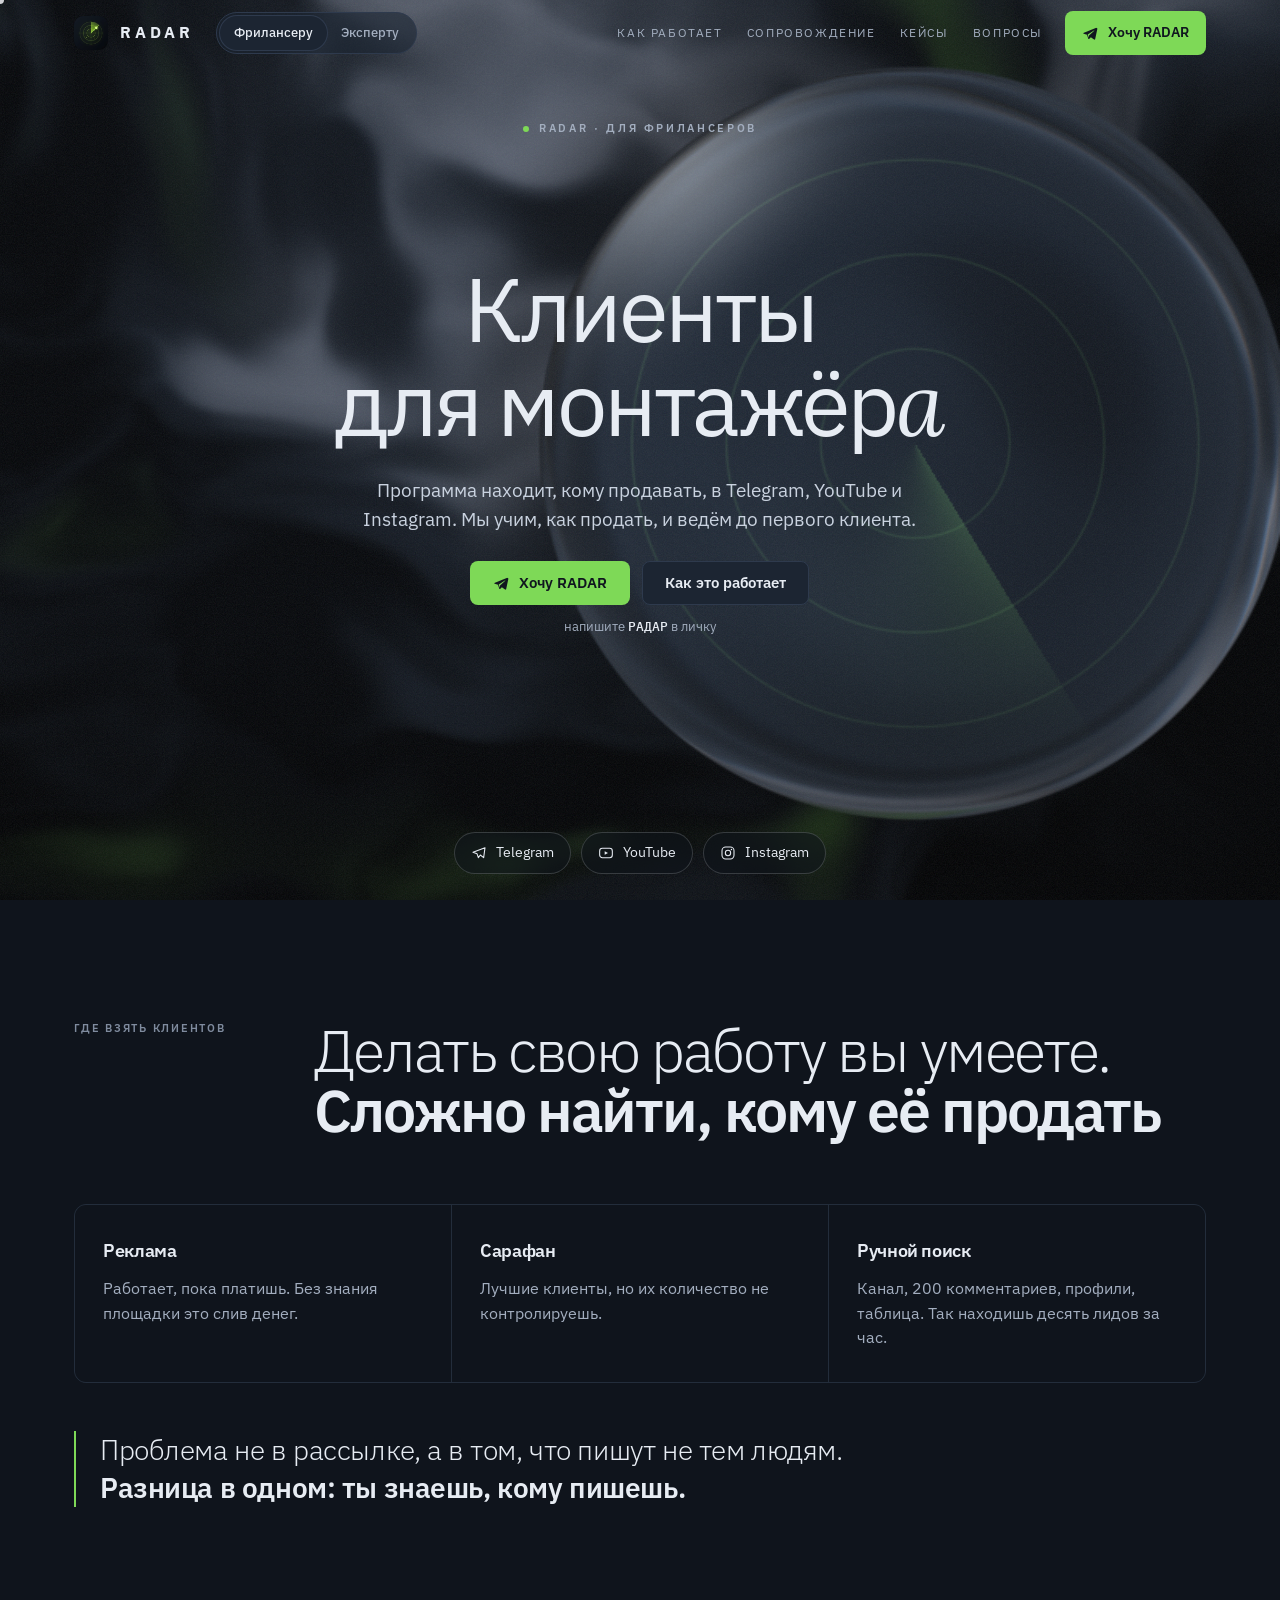
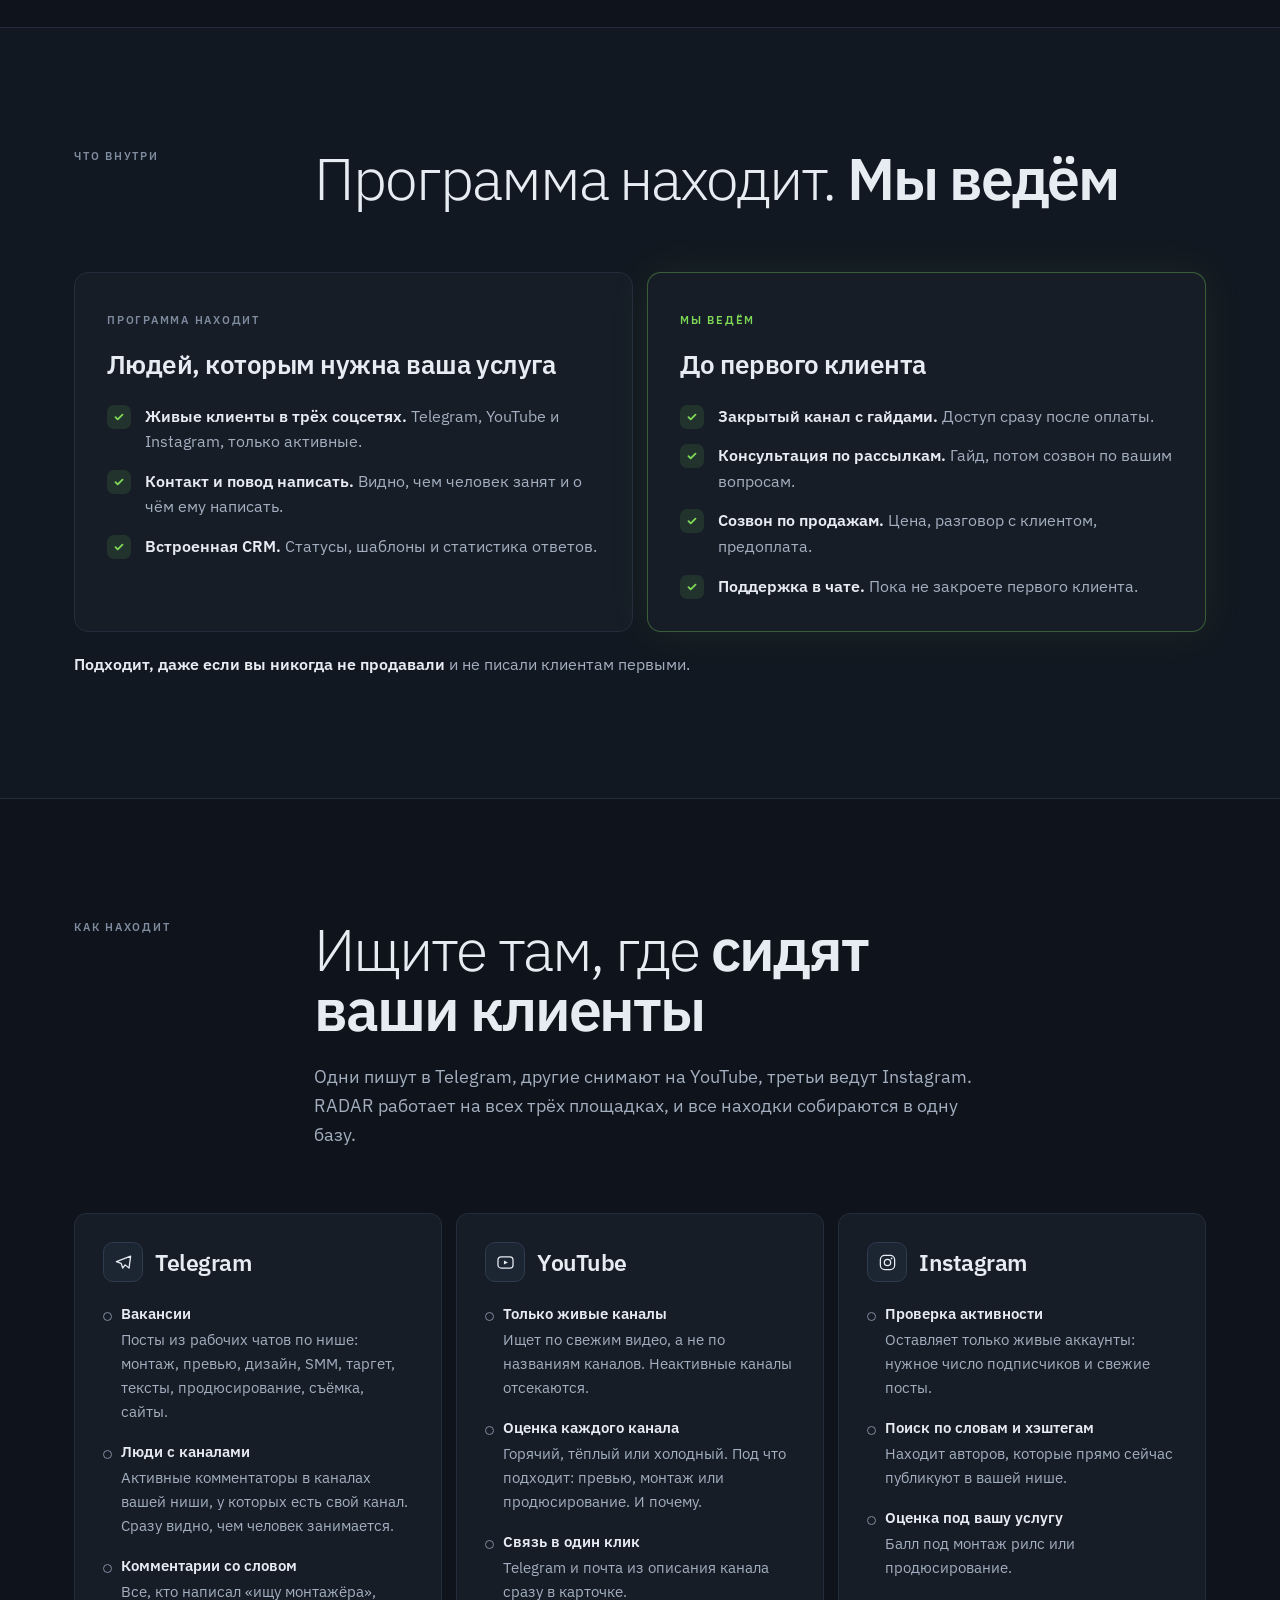
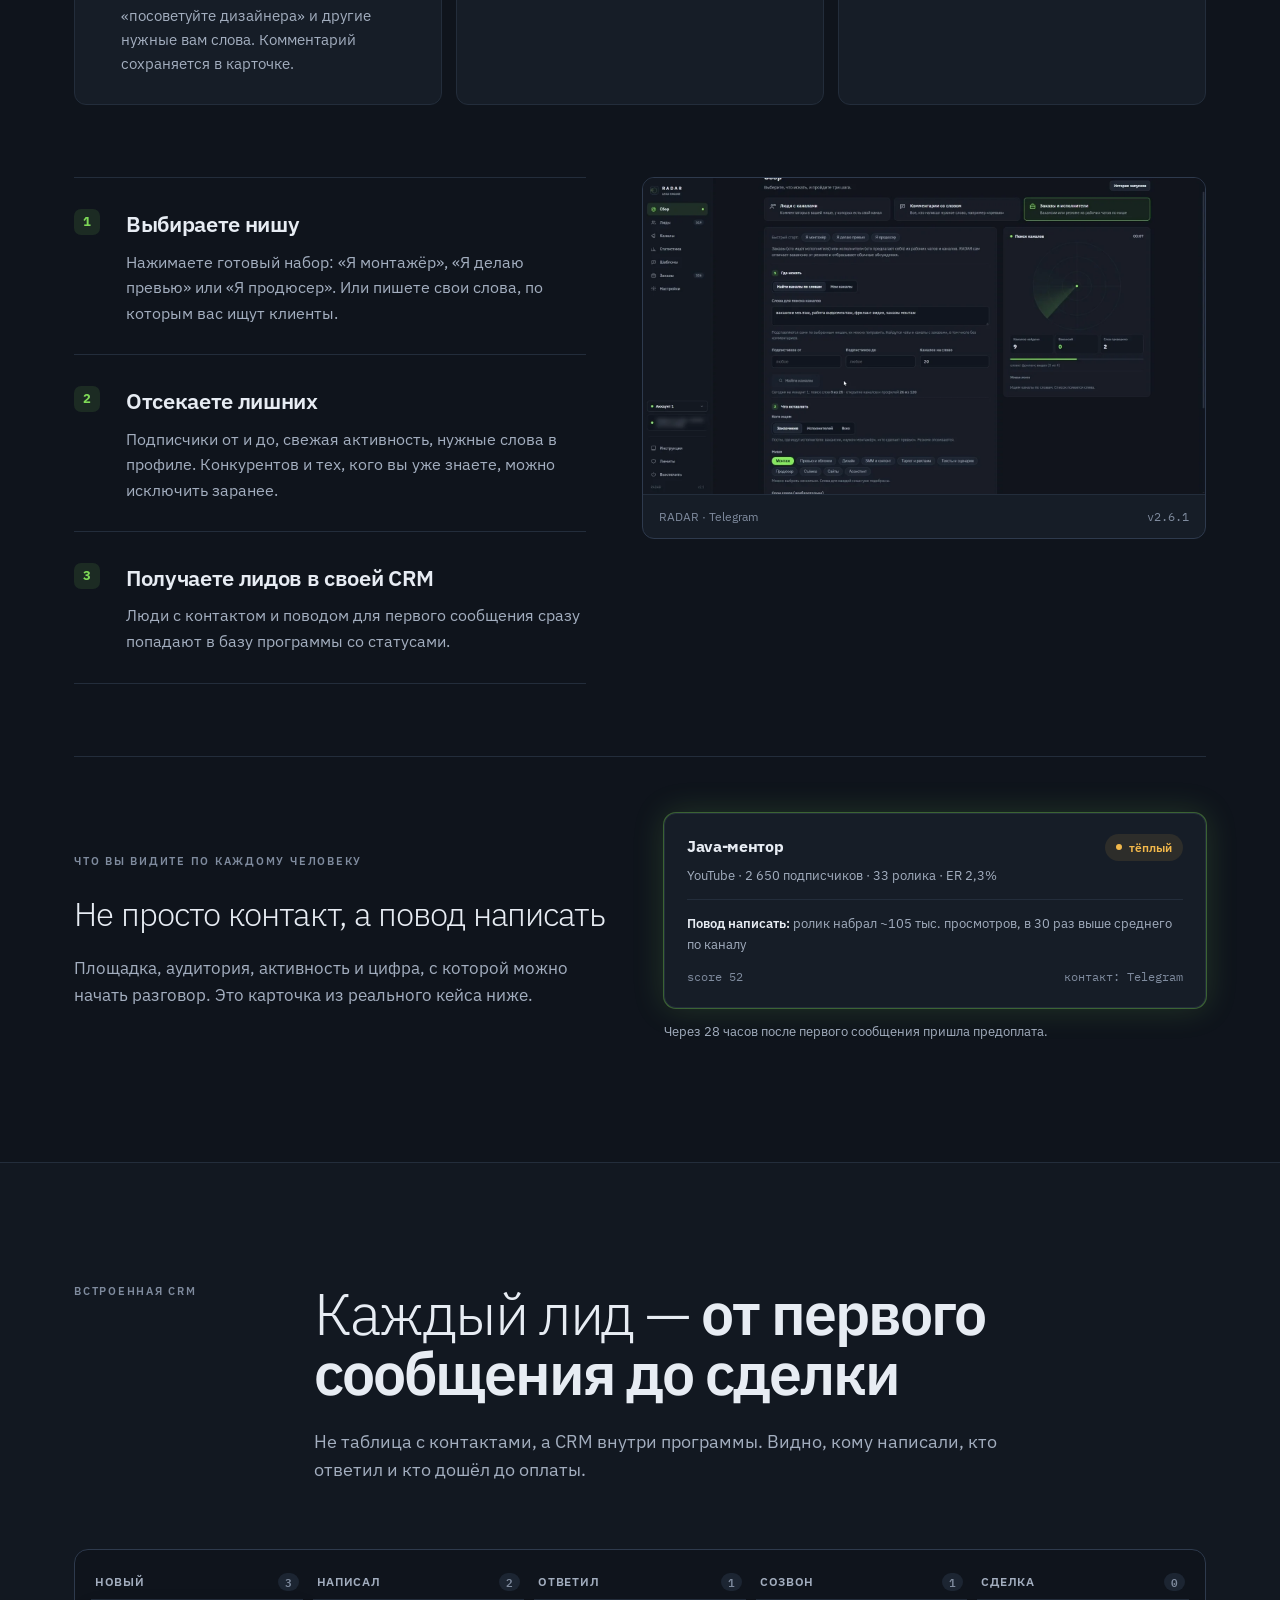
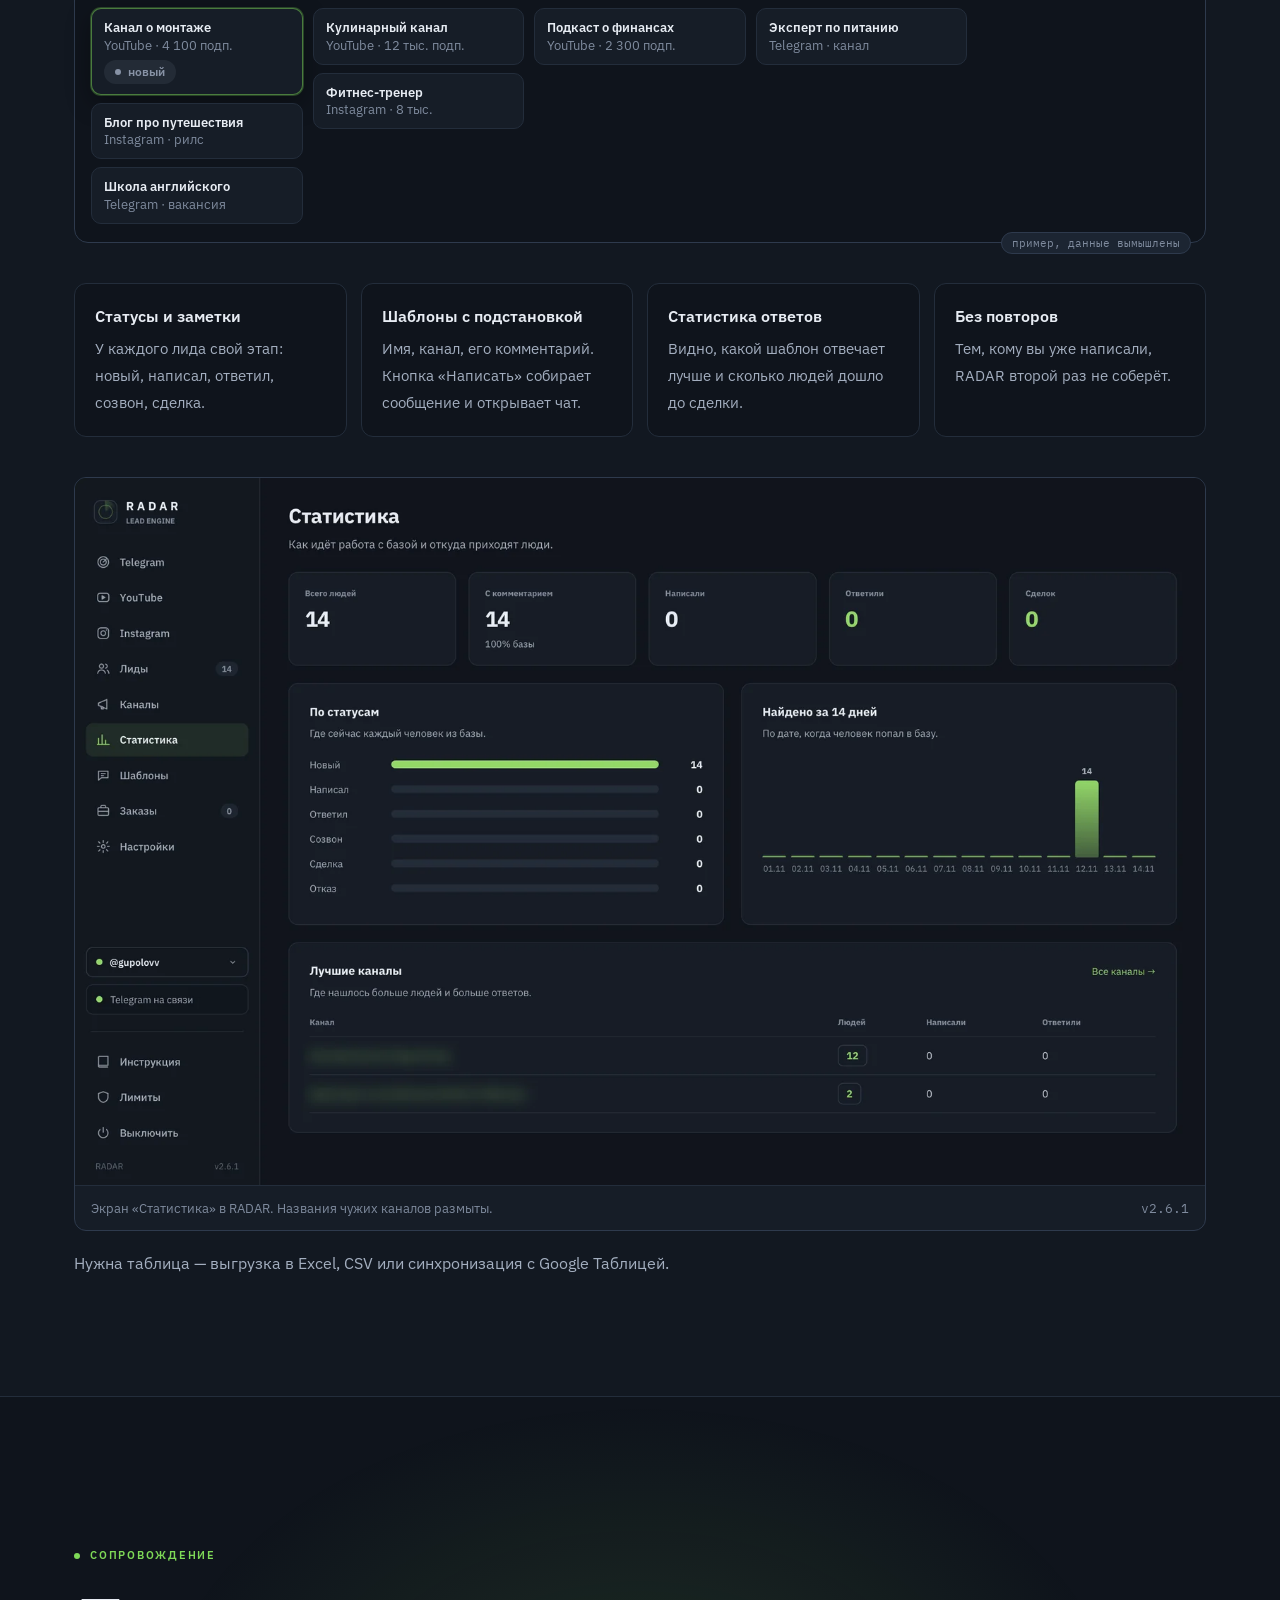
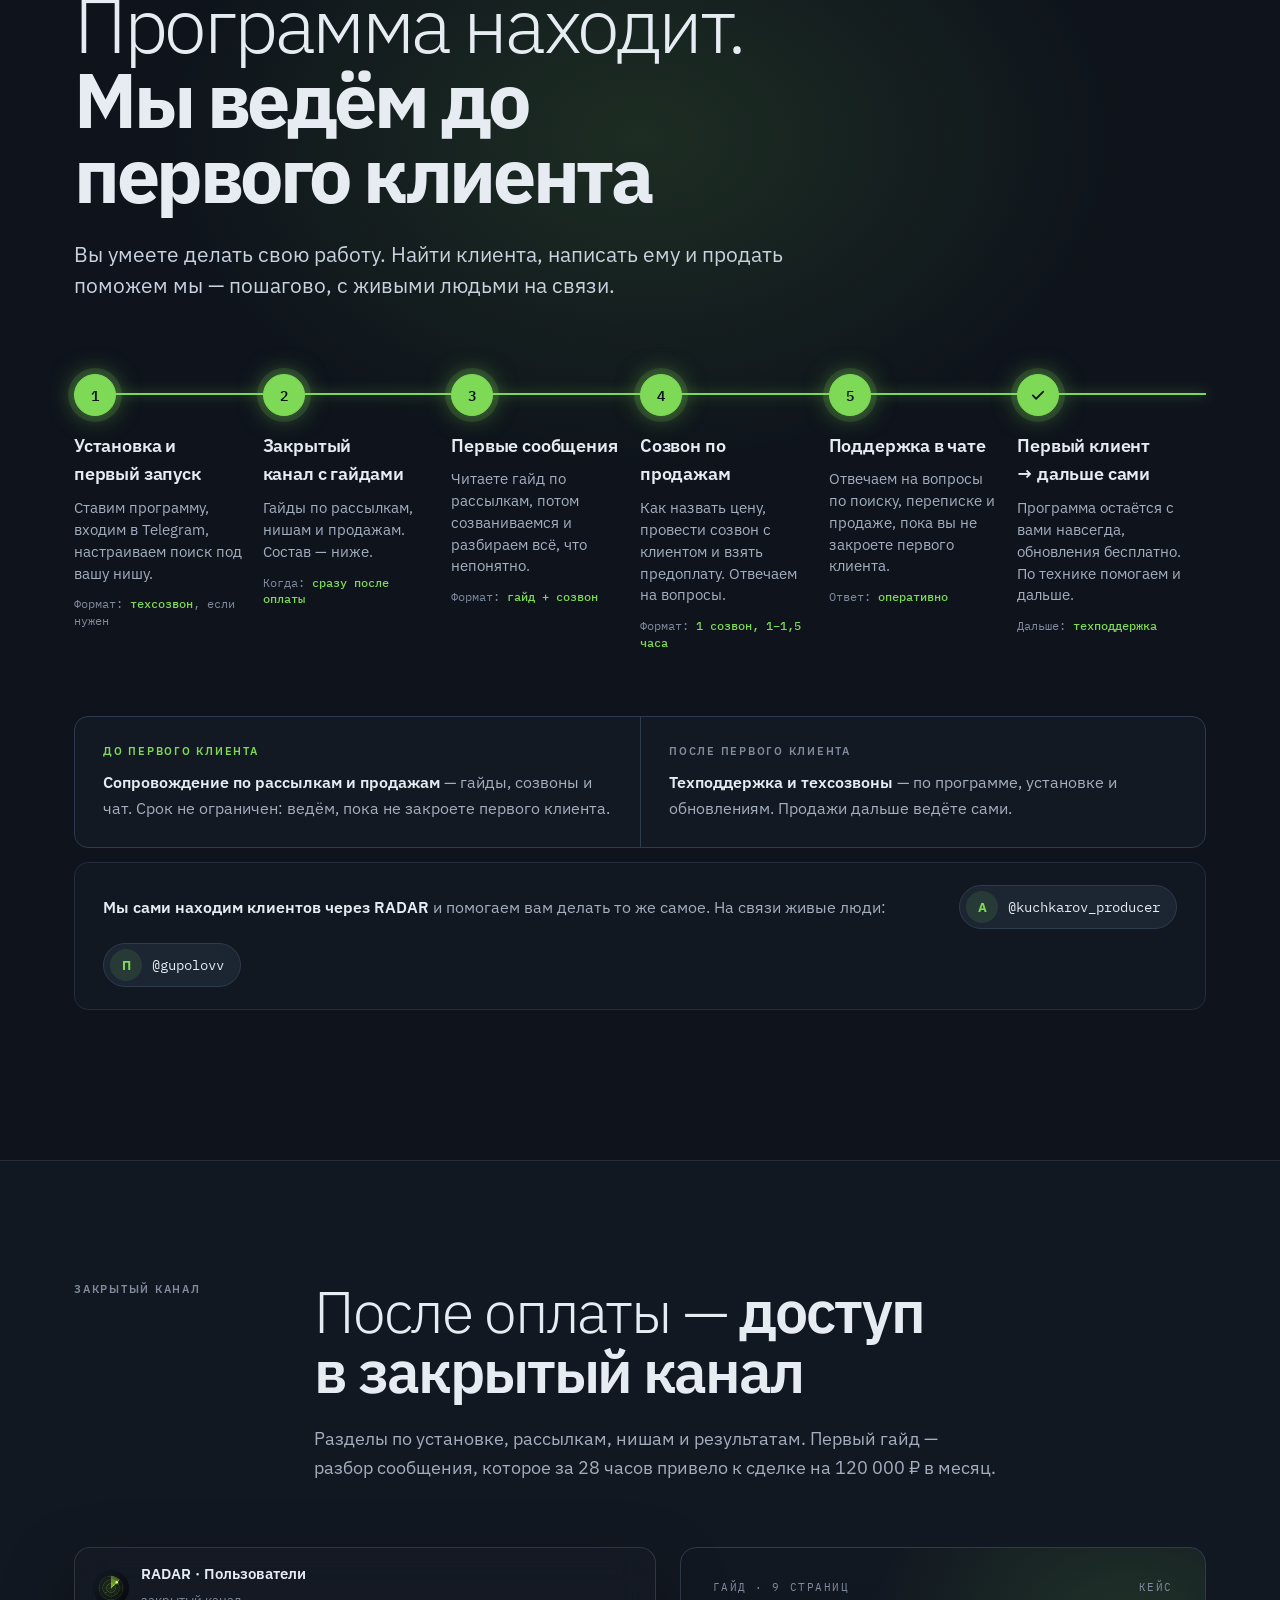
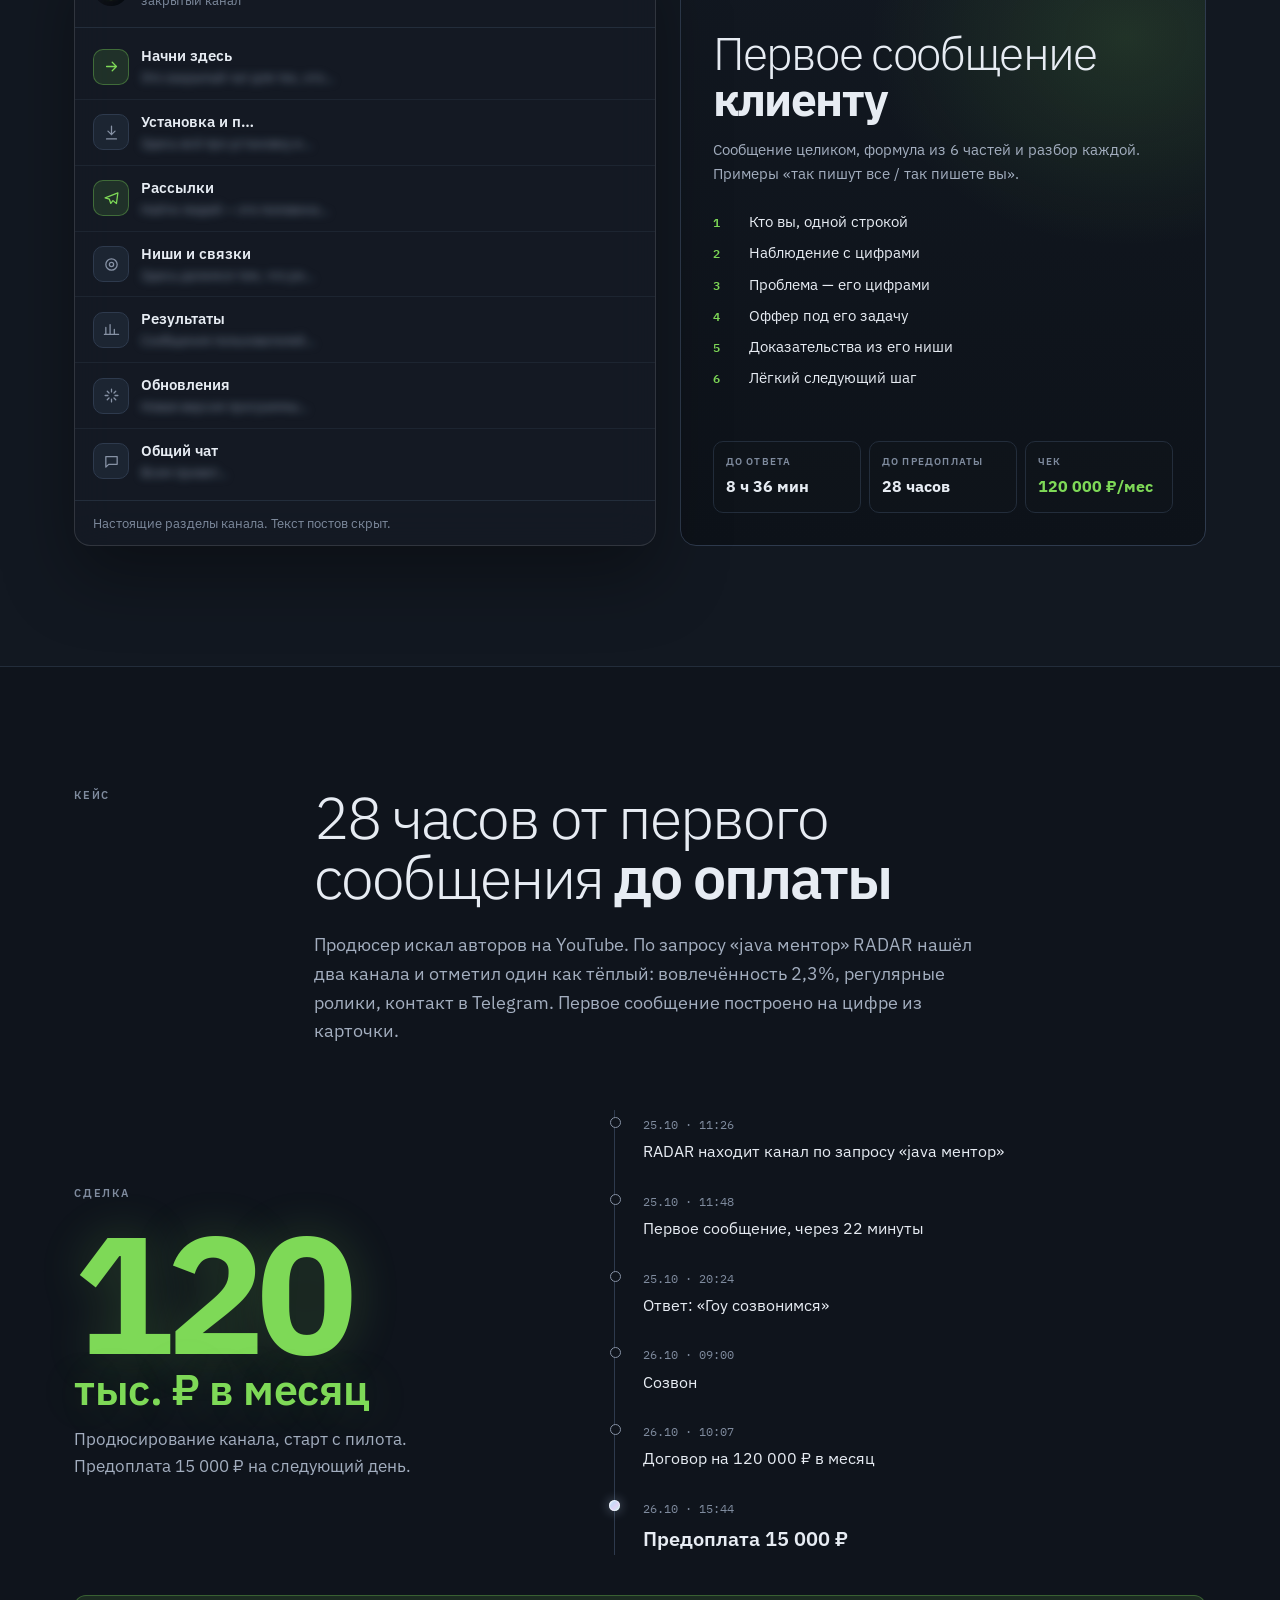
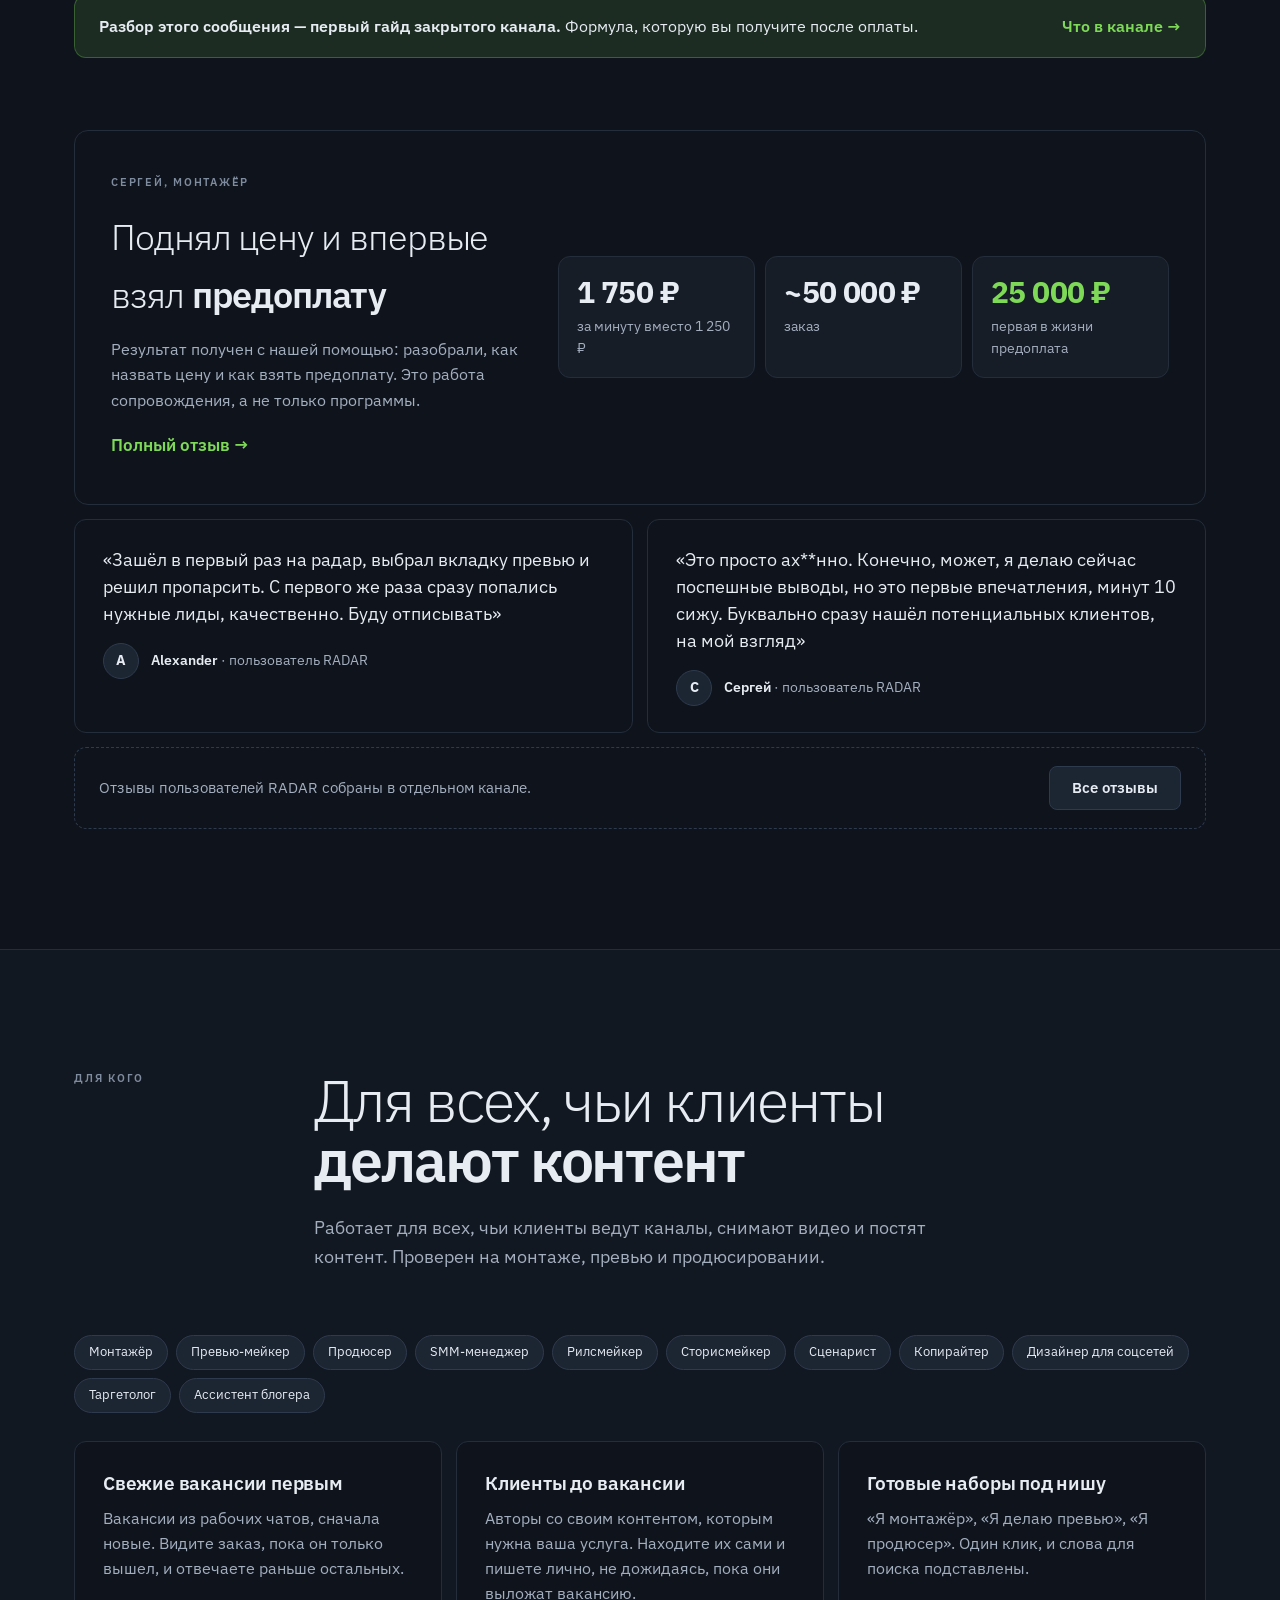
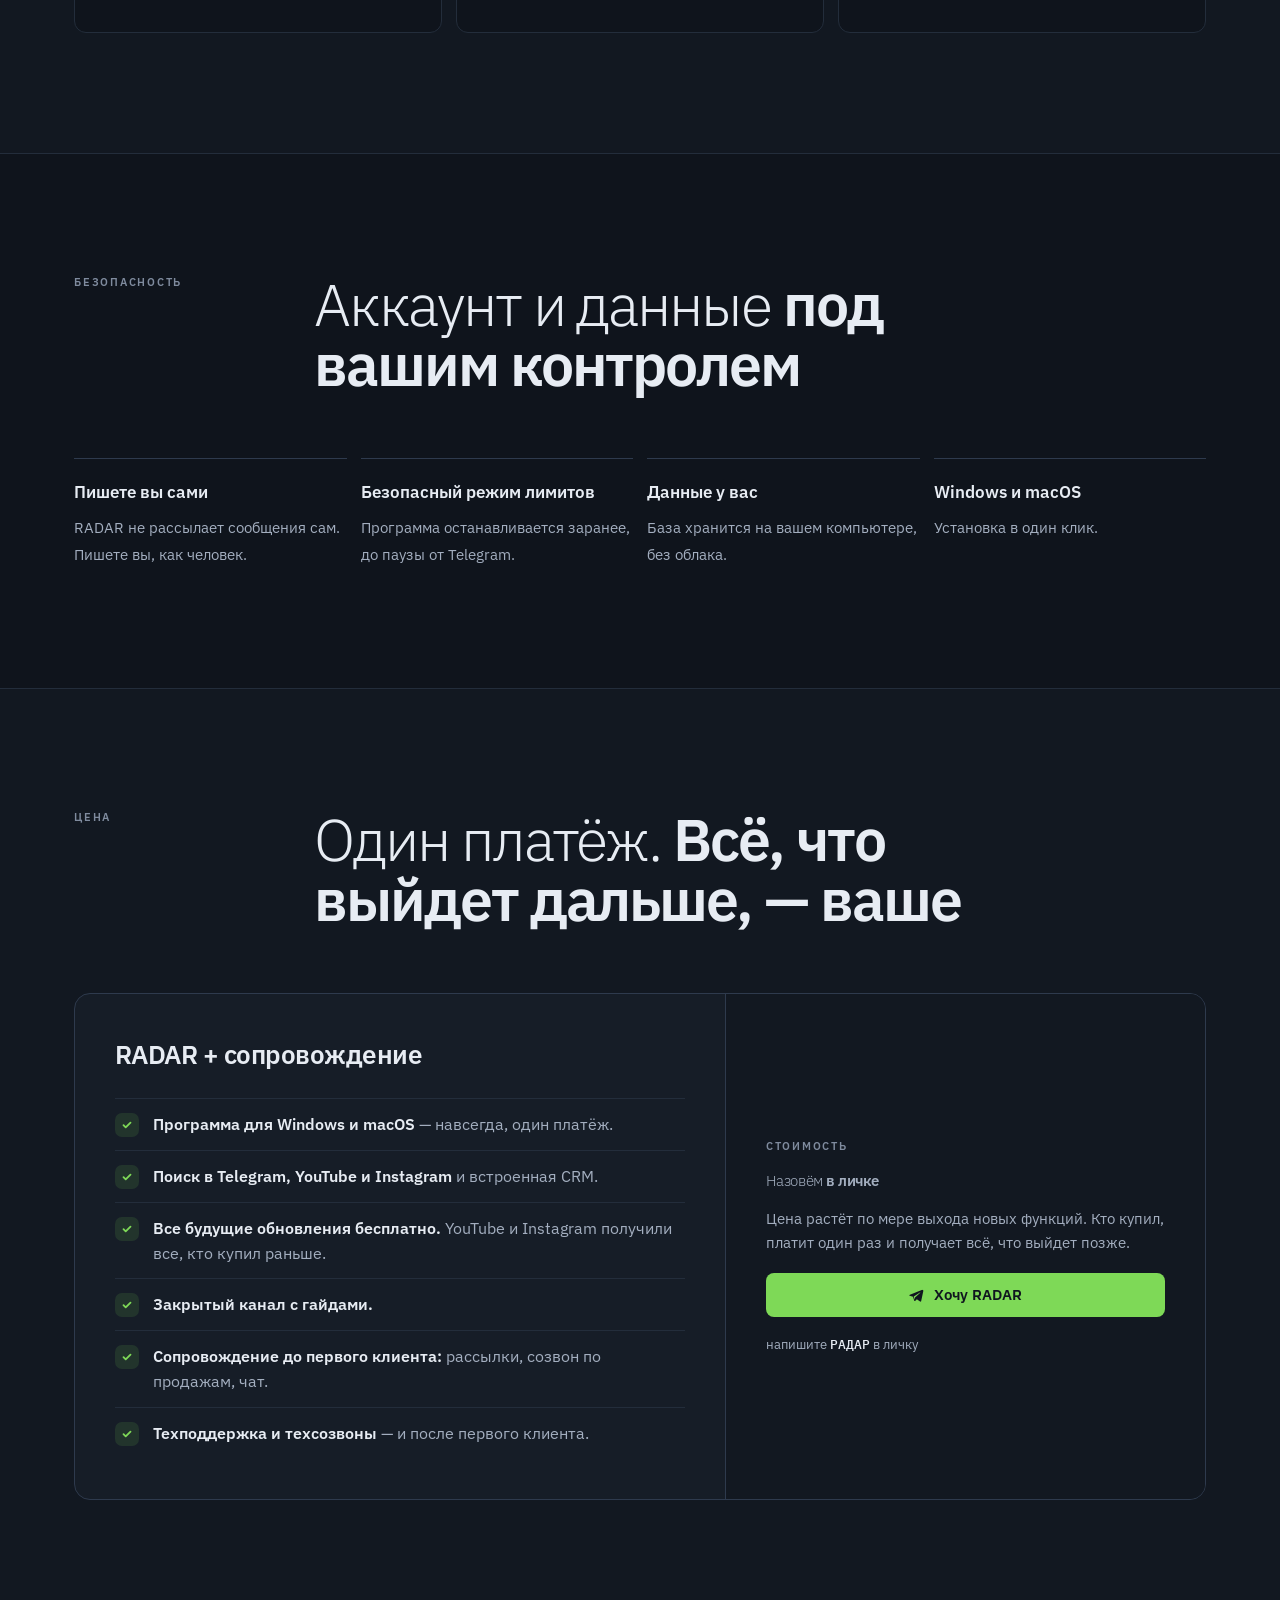
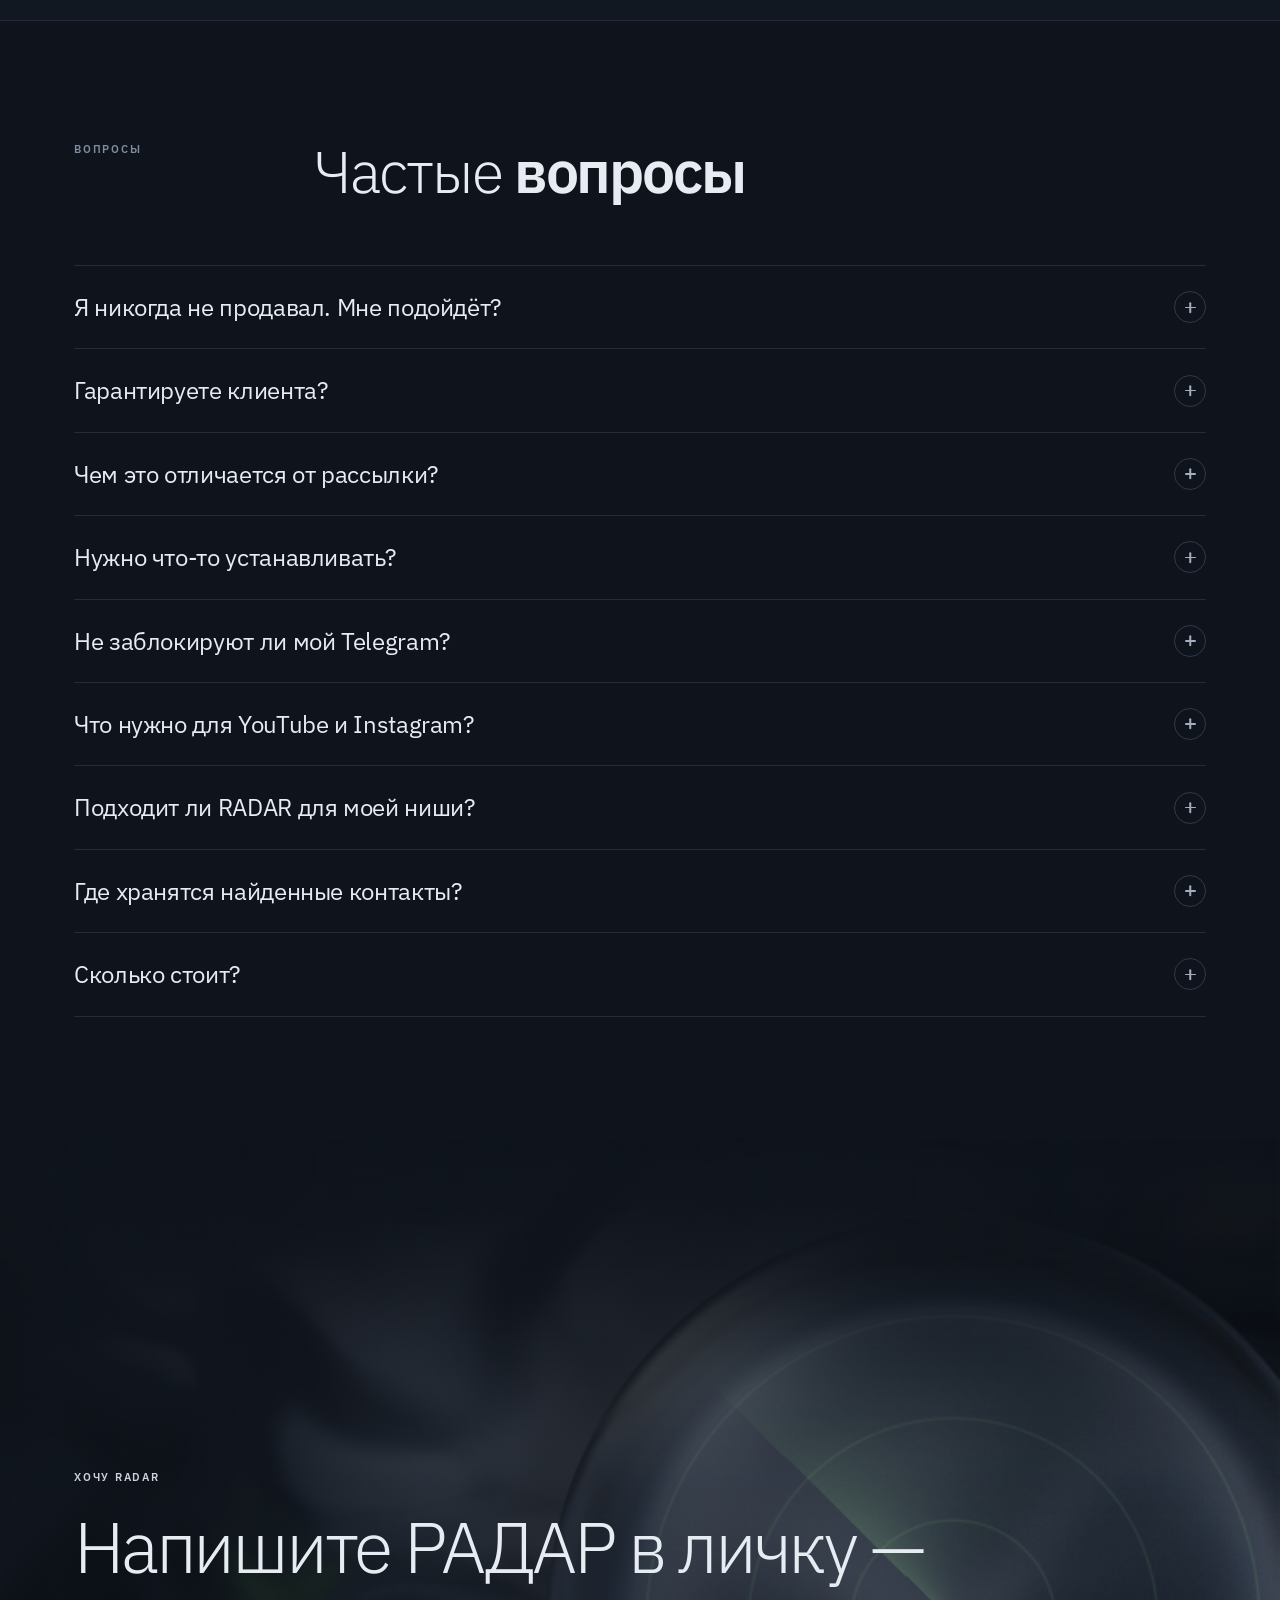
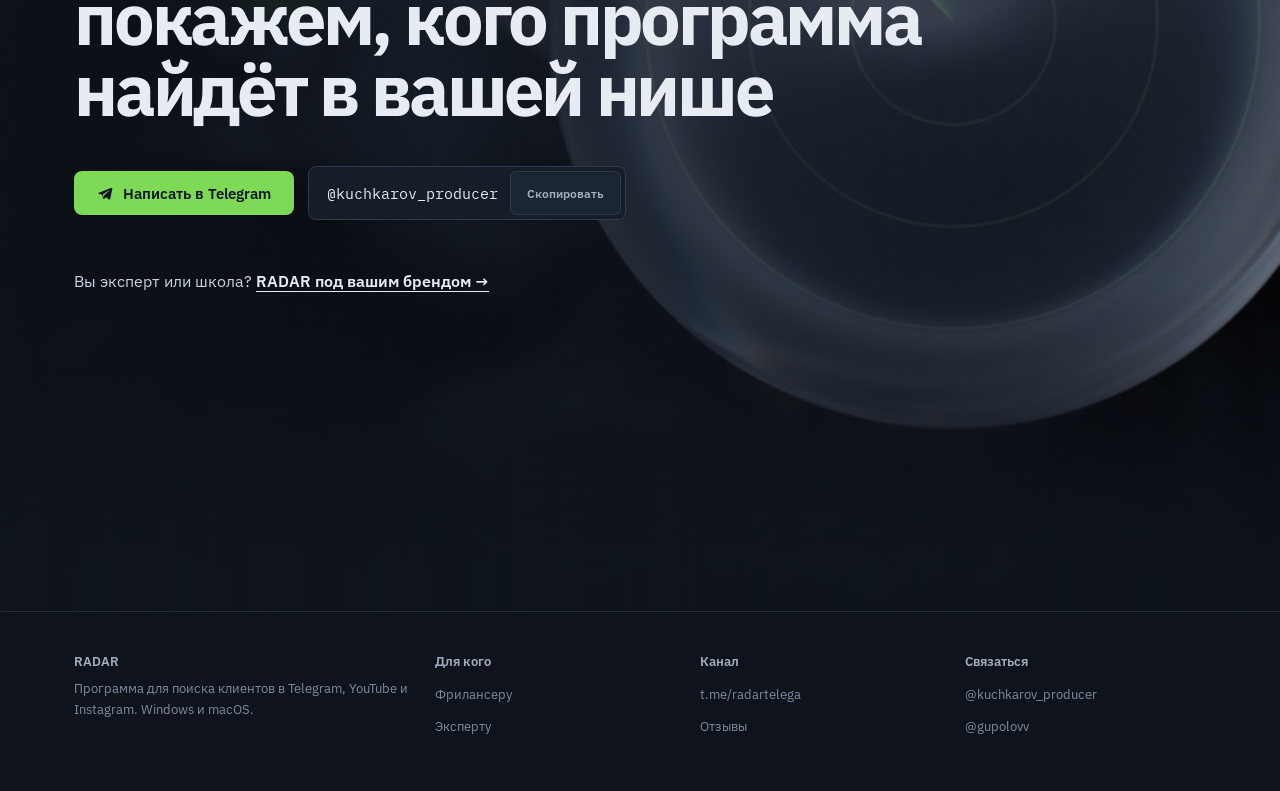
<file: v2/freelance/index.html>
<!doctype html>
<html lang="ru">
<head>
<meta charset="utf-8">
<meta name="viewport" content="width=device-width, initial-scale=1, viewport-fit=cover">
<title>RADAR для фрилансеров — клиенты и сопровождение до первого заказа</title>
<meta name="description" content="Находим клиентов для монтажёров, продюсеров, SMM и дизайнеров. CRM внутри и сопровождение до первого клиента.">
<meta name="theme-color" content="#0F141C">
<meta name="robots" content="noindex">
<link rel="canonical" href="https://radarleads.tech/freelance/">
<meta property="og:type" content="website">
<meta property="og:site_name" content="RADAR">
<meta property="og:url" content="https://radarleads.tech/freelance/">
<meta property="og:title" content="RADAR для фрилансеров — клиенты и сопровождение до первого заказа">
<meta property="og:description" content="Находим клиентов для монтажёров, продюсеров, SMM и дизайнеров. CRM внутри и сопровождение до первого клиента.">
<meta property="og:image" content="https://radarleads.tech/og-freelance.jpg">
<meta property="og:image:width" content="1200">
<meta property="og:image:height" content="630">
<meta name="twitter:card" content="summary_large_image">
<link rel="icon" type="image/png" href="../favicon.png">
<link rel="apple-touch-icon" href="../favicon.png">
<link rel="preconnect" href="https://fonts.googleapis.com">
<link rel="preconnect" href="https://fonts.gstatic.com" crossorigin>
<link rel="preload" as="style" href="https://fonts.googleapis.com/css2?family=IBM+Plex+Sans:ital,wght@0,300;0,400;0,500;0,600;0,700;1,300&family=IBM+Plex+Mono:wght@400;500&family=Lora:ital,wght@0,400;0,500;1,400&display=swap" onload="this.onload=null;this.rel='stylesheet'">
<noscript><link rel="stylesheet" href="https://fonts.googleapis.com/css2?family=IBM+Plex+Sans:ital,wght@0,300;0,400;0,500;0,600;0,700;1,300&family=IBM+Plex+Mono:wght@400;500&family=Lora:ital,wght@0,400;0,500;1,400&display=swap"></noscript>
<link rel="stylesheet" href="../common.css">
</head>
<body>
<div class="loader" id="loader" aria-hidden="true"><p>найдём, к<span class="acc">о</span>му продавать</p></div>
<div class="cursor" id="cursor" aria-hidden="true"><i></i></div>
<header class="nav" id="nav"><div class="wrap"><a class="brand" href="../" aria-label="RADAR, на главную" data-keep><img src="../img/radar-icon.webp" alt="" width="34" height="34"><b>RADAR</b></a><div class="seg" role="navigation" aria-label="Для кого"><a href="../freelance/" data-keep aria-current="page">Фрилансеру</a><a href="../experts/" data-keep >Эксперту</a></div><nav class="nav-links" aria-label="Разделы"><a href="#how">Как работает</a><a href="#support">Сопровождение</a><a href="#cases">Кейсы</a><a href="#faq">Вопросы</a></nav><a class="btn btn-signal" href="https://t.me/kuchkarov_producer" target="_blank" rel="noopener"><svg viewBox="0 0 24 24" fill="currentColor" aria-hidden="true"><path d="M21.5 4.3 2.9 11.5c-1.3.5-1.3 1.2-.2 1.6l4.8 1.5 1.8 5.6c.2.6.4.8.8.8.4 0 .6-.2.9-.5l2.3-2.2 4.8 3.5c.9.5 1.5.2 1.7-.8l3.1-14.7c.3-1.3-.5-1.9-1.4-1.5ZM8.6 14.3l9.3-5.9c.4-.3.9-.1.5.3l-7.9 7.1-.3 3.3-1.6-4.8Z"/></svg><span>Хочу RADAR</span></a><button class="burger" id="burger" type="button" aria-label="Открыть меню" aria-expanded="false" aria-controls="mnav"><span></span><span></span></button></div></header><div class="mnav" id="mnav" aria-hidden="true" inert><div class="seg" role="navigation" aria-label="Для кого"><a href="../freelance/" data-keep aria-current="page">Фрилансеру</a><a href="../experts/" data-keep >Эксперту</a></div><nav aria-label="Меню"><a href="#how">Как работает</a><a href="#support">Сопровождение</a><a href="#cases">Кейсы</a><a href="#faq">Вопросы</a></nav><a class="btn btn-signal" href="https://t.me/kuchkarov_producer" target="_blank" rel="noopener">Хочу RADAR</a></div>
<main id="top">

<!-- F1 -->
<section class="hero" id="hero" style="padding:0">
  <div id="navSentinel" aria-hidden="true" style="position:absolute;left:0;top:70%;width:1px;height:1px"></div>
  <div class="hero-fallback" aria-hidden="true"></div>
  <canvas id="liquid" aria-hidden="true"></canvas>
  <div class="grain" aria-hidden="true"></div>
  <div class="hero-eyebrow"><i></i>RADAR · для фрилансеров</div>
  <div class="hero-center">
    <div class="hero-copy">
      <div class="phrase" aria-live="polite">
        <h1 class="on"><span class="ln">Находим клиентов.</span><span class="ln">Ведём до перв<span class="acc">о</span>го</span></h1>
        <h1 aria-hidden="true"><span class="ln">Клиенты</span><span class="ln">для монтажёр<span class="acc">а</span></span></h1>
        <h1 aria-hidden="true"><span class="ln">Клиенты</span><span class="ln">для пр<span class="acc">о</span>дюсера</span></h1>
        <h1 aria-hidden="true"><span class="ln">Клиенты</span><span class="ln">для SMM</span></h1>
      </div>
      <p class="hero-sub">Программа находит, кому продавать, в Telegram, YouTube и Instagram. Мы учим, как продать, и ведём до первого клиента.</p>
      <div class="hero-cta">
        <a class="btn btn-signal" href="https://t.me/kuchkarov_producer" target="_blank" rel="noopener"><svg viewBox="0 0 24 24" fill="currentColor" aria-hidden="true"><path d="M21.5 4.3 2.9 11.5c-1.3.5-1.3 1.2-.2 1.6l4.8 1.5 1.8 5.6c.2.6.4.8.8.8.4 0 .6-.2.9-.5l2.3-2.2 4.8 3.5c.9.5 1.5.2 1.7-.8l3.1-14.7c.3-1.3-.5-1.9-1.4-1.5ZM8.6 14.3l9.3-5.9c.4-.3.9-.1.5.3l-7.9 7.1-.3 3.3-1.6-4.8Z"/></svg>Хочу RADAR</a>
        <a class="btn btn-ghost" href="#how">Как это работает</a>
        <span class="cta-note">напишите <b>РАДАР</b> в личку</span>
      </div>
    </div>
  </div>
  <div class="hero-bottom"><div class="hero-plats" aria-label="Площадки"><span><svg viewBox="0 0 24 24" fill="none" aria-hidden="true"><path d="M21 4 3 11l6 2 2 6 3-4 5 4 2-15Z" stroke="currentColor" stroke-width="1.6" stroke-linejoin="round"/></svg>Telegram</span><span><svg viewBox="0 0 24 24" fill="none" aria-hidden="true"><rect x="2.5" y="5" width="19" height="14" rx="4" stroke="currentColor" stroke-width="1.6"/><path d="m10 9.5 5 2.5-5 2.5v-5Z" fill="currentColor"/></svg>YouTube</span><span><svg viewBox="0 0 24 24" fill="none" aria-hidden="true"><rect x="3" y="3" width="18" height="18" rx="5.5" stroke="currentColor" stroke-width="1.6"/><circle cx="12" cy="12" r="4" stroke="currentColor" stroke-width="1.6"/><circle cx="17.2" cy="6.8" r="1.1" fill="currentColor"/></svg>Instagram</span></div></div>
</section>

<!-- F2 -->
<section id="pain">
  <div class="wrap">
    <div class="sec-head">
      <div class="label">Где взять клиентов</div>
      <div><h2>Делать свою работу вы умеете. <em>Сложно найти, кому её продать</em></h2></div>
    </div>
    <div class="problems">
      <div><h3>Реклама</h3><p>Работает, пока платишь. Без знания площадки это слив денег.</p></div>
      <div><h3>Сарафан</h3><p>Лучшие клиенты, но их количество не контролируешь.</p></div>
      <div><h3>Ручной поиск</h3><p>Канал, 200 комментариев, профили, таблица. Так находишь десять лидов за час.</p></div>
    </div>
    <p class="quote rv">Проблема не в рассылке, а в том, что пишут не тем людям. <b>Разница в одном: ты знаешь, кому пишешь.</b></p>
  </div>
</section>

<!-- F3 -->
<section class="band" id="package">
  <div class="wrap">
    <div class="sec-head">
      <div class="label">Что внутри</div>
      <div><h2>Программа находит. <em>Мы ведём</em></h2></div>
    </div>
    <div class="pack">
      <div>
        <span class="label">Программа находит</span>
        <h3>Людей, которым нужна ваша услуга</h3>
        <ul class="list">
          <li><span class="tick"><svg width="12" height="12" viewBox="0 0 12 12" aria-hidden="true"><path d="m2.5 6.2 2.2 2.2 4.8-4.8" fill="none" stroke="#7ED957" stroke-width="1.8" stroke-linecap="round" stroke-linejoin="round"/></svg></span><span><b>Живые клиенты в трёх соцсетях.</b> Telegram, YouTube и Instagram, только активные.</span></li>
          <li><span class="tick"><svg width="12" height="12" viewBox="0 0 12 12" aria-hidden="true"><path d="m2.5 6.2 2.2 2.2 4.8-4.8" fill="none" stroke="#7ED957" stroke-width="1.8" stroke-linecap="round" stroke-linejoin="round"/></svg></span><span><b>Контакт и повод написать.</b> Видно, чем человек занят и о чём ему написать.</span></li>
          <li><span class="tick"><svg width="12" height="12" viewBox="0 0 12 12" aria-hidden="true"><path d="m2.5 6.2 2.2 2.2 4.8-4.8" fill="none" stroke="#7ED957" stroke-width="1.8" stroke-linecap="round" stroke-linejoin="round"/></svg></span><span><b>Встроенная CRM.</b> Статусы, шаблоны и статистика ответов.</span></li>
        </ul>
      </div>
      <div class="us">
        <span class="label" style="color:var(--signal)">Мы ведём</span>
        <h3>До первого клиента</h3>
        <ul class="list">
          <li><span class="tick"><svg width="12" height="12" viewBox="0 0 12 12" aria-hidden="true"><path d="m2.5 6.2 2.2 2.2 4.8-4.8" fill="none" stroke="#7ED957" stroke-width="1.8" stroke-linecap="round" stroke-linejoin="round"/></svg></span><span><b>Закрытый канал с гайдами.</b> Доступ сразу после оплаты.</span></li>
          <li><span class="tick"><svg width="12" height="12" viewBox="0 0 12 12" aria-hidden="true"><path d="m2.5 6.2 2.2 2.2 4.8-4.8" fill="none" stroke="#7ED957" stroke-width="1.8" stroke-linecap="round" stroke-linejoin="round"/></svg></span><span><b>Консультация по рассылкам.</b> Гайд, потом созвон по вашим вопросам.</span></li>
          <li><span class="tick"><svg width="12" height="12" viewBox="0 0 12 12" aria-hidden="true"><path d="m2.5 6.2 2.2 2.2 4.8-4.8" fill="none" stroke="#7ED957" stroke-width="1.8" stroke-linecap="round" stroke-linejoin="round"/></svg></span><span><b>Созвон по продажам.</b> Цена, разговор с клиентом, предоплата.</span></li>
          <li><span class="tick"><svg width="12" height="12" viewBox="0 0 12 12" aria-hidden="true"><path d="m2.5 6.2 2.2 2.2 4.8-4.8" fill="none" stroke="#7ED957" stroke-width="1.8" stroke-linecap="round" stroke-linejoin="round"/></svg></span><span><b>Поддержка в чате.</b> Пока не закроете первого клиента.</span></li>
        </ul>
      </div>
    </div>
    <p class="pack-note"><b>Подходит, даже если вы никогда не продавали</b> и не писали клиентам первыми.</p>
  </div>
</section>

<!-- F4 -->
<section id="how">
  <div class="wrap">
    <div class="sec-head" id="where" style="scroll-margin-top:72px">
      <div class="label">Как находит</div>
      <div>
        <h2>Ищите там, где <em>сидят ваши клиенты</em></h2>
        <p>Одни пишут в Telegram, другие снимают на YouTube, третьи ведут Instagram. RADAR работает на всех трёх площадках, и все находки собираются в одну базу.</p>
      </div>
    </div>
    <div class="grid3">
      <article class="pcard">
        <div class="ph"><span class="ico"><svg viewBox="0 0 24 24" fill="none" aria-hidden="true"><path d="M21 4 3 11l6 2 2 6 3-4 5 4 2-15Z" stroke="currentColor" stroke-width="1.6" stroke-linejoin="round"/></svg></span><h3>Telegram</h3></div>
        <ul>
          <li><b>Вакансии</b>Посты из рабочих чатов по нише: монтаж, превью, дизайн, SMM, таргет, тексты, продюсирование, съёмка, сайты.</li>
          <li><b>Люди с каналами</b>Активные комментаторы в каналах вашей ниши, у которых есть свой канал. Сразу видно, чем человек занимается.</li>
          <li><b>Комментарии со словом</b>Все, кто написал «ищу монтажёра», «посоветуйте дизайнера» и другие нужные вам слова. Комментарий сохраняется в карточке.</li>
        </ul>
      </article>
      <article class="pcard">
        <div class="ph"><span class="ico"><svg viewBox="0 0 24 24" fill="none" aria-hidden="true"><rect x="2.5" y="5" width="19" height="14" rx="4" stroke="currentColor" stroke-width="1.6"/><path d="m10 9.5 5 2.5-5 2.5v-5Z" fill="currentColor"/></svg></span><h3>YouTube</h3></div>
        <ul>
          <li><b>Только живые каналы</b>Ищет по свежим видео, а не по названиям каналов. Неактивные каналы отсекаются.</li>
          <li><b>Оценка каждого канала</b>Горячий, тёплый или холодный. Под что подходит: превью, монтаж или продюсирование. И почему.</li>
          <li><b>Связь в один клик</b>Telegram и почта из описания канала сразу в карточке.</li>
        </ul>
      </article>
      <article class="pcard">
        <div class="ph"><span class="ico"><svg viewBox="0 0 24 24" fill="none" aria-hidden="true"><rect x="3" y="3" width="18" height="18" rx="5.5" stroke="currentColor" stroke-width="1.6"/><circle cx="12" cy="12" r="4" stroke="currentColor" stroke-width="1.6"/><circle cx="17.2" cy="6.8" r="1.1" fill="currentColor"/></svg></span><h3>Instagram</h3></div>
        <ul>
          <li><b>Проверка активности</b>Оставляет только живые аккаунты: нужное число подписчиков и свежие посты.</li>
          <li><b>Поиск по словам и хэштегам</b>Находит авторов, которые прямо сейчас публикуют в вашей нише.</li>
          <li><b>Оценка под вашу услугу</b>Балл под монтаж рилс или продюсирование.</li>
        </ul>
      </article>
    </div>

    <div class="how">
      <ol class="steps">
        <li><span class="num">1</span><div><h3>Выбираете нишу</h3><p>Нажимаете готовый набор: «Я монтажёр», «Я делаю превью» или «Я продюсер». Или пишете свои слова, по которым вас ищут клиенты.</p></div></li>
        <li><span class="num">2</span><div><h3>Отсекаете лишних</h3><p>Подписчики от и до, свежая активность, нужные слова в профиле. Конкурентов и тех, кого вы уже знаете, можно исключить заранее.</p></div></li>
        <li><span class="num">3</span><div><h3>Получаете лидов в своей CRM</h3><p>Люди с контактом и поводом для первого сообщения сразу попадают в базу программы со статусами.</p></div></li>
      </ol>
      <figure class="shot">
        <img src="../img/rd-tg.webp" alt="Интерфейс RADAR: быстрый старт «Я монтажёр», «Я делаю превью», «Я продюсер»" width="1600" height="900" loading="lazy" decoding="async">
        <figcaption><span>RADAR · Telegram</span><span class="mono">v2.6.1</span></figcaption>
      </figure>
    </div>

    <div class="lead-wrap">
      <div>
        <span class="label">Что вы видите по каждому человеку</span>
        <h3 style="margin-top:14px">Не просто контакт, а повод написать</h3>
        <p>Площадка, аудитория, активность и цифра, с которой можно начать разговор. Это карточка из реального кейса ниже.</p>
      </div>
      <div>
        <div class="lead-card">
          <div class="row"><h4>Java-ментор</h4><span class="pill warm">тёплый</span></div>
          <div class="meta">YouTube · 2 650 подписчиков · 33 ролика · ER 2,3%</div>
          <div class="why"><b>Повод написать:</b> ролик набрал ~105 тыс. просмотров, в 30 раз выше среднего по каналу</div>
          <div class="row" style="margin-top:12px"><span class="score">score 52</span><span class="score">контакт: Telegram</span></div>
        </div>
        <p class="lead-cap">Через 28 часов после первого сообщения пришла предоплата.</p>
      </div>
    </div>
  </div>
</section>

<!-- F5 -->
<section class="band" id="crm">
  <div class="wrap">
    <div class="sec-head">
      <div class="label">Встроенная CRM</div>
      <div>
        <h2>Каждый лид — <em>от первого сообщения до сделки</em></h2>
        <p>Не таблица с контактами, а CRM внутри программы. Видно, кому написали, кто ответил и кто дошёл до оплаты.</p>
      </div>
    </div>
    <div class="kb" aria-label="Пример: путь лида по статусам">
      <div class="kb-col"><h4>Новый <em>0</em></h4><div class="kb-list">
        <div class="kb-card hl"><b>Канал о монтаже</b><span>YouTube · 4 100 подп.</span><span class="pill cold">новый</span></div>
        <div class="kb-card"><b>Блог про путешествия</b><span>Instagram · рилс</span></div>
        <div class="kb-card"><b>Школа английского</b><span>Telegram · вакансия</span></div>
      </div></div>
      <div class="kb-col"><h4>Написал <em>0</em></h4><div class="kb-list">
        <div class="kb-card"><b>Кулинарный канал</b><span>YouTube · 12 тыс. подп.</span></div>
        <div class="kb-card"><b>Фитнес-тренер</b><span>Instagram · 8 тыс.</span></div>
      </div></div>
      <div class="kb-col"><h4>Ответил <em>0</em></h4><div class="kb-list">
        <div class="kb-card"><b>Подкаст о финансах</b><span>YouTube · 2 300 подп.</span></div>
      </div></div>
      <div class="kb-col"><h4>Созвон <em>0</em></h4><div class="kb-list">
        <div class="kb-card"><b>Эксперт по питанию</b><span>Telegram · канал</span></div>
      </div></div>
      <div class="kb-col"><h4>Сделка <em>0</em></h4><div class="kb-list"></div></div>
      <span class="kb-tag">пример, данные вымышлены</span>
    </div>
    <div class="crm-feats">
      <div><b>Статусы и заметки</b><span>У каждого лида свой этап: новый, написал, ответил, созвон, сделка.</span></div>
      <div><b>Шаблоны с подстановкой</b><span>Имя, канал, его комментарий. Кнопка «Написать» собирает сообщение и открывает чат.</span></div>
      <div><b>Статистика ответов</b><span>Видно, какой шаблон отвечает лучше и сколько людей дошло до сделки.</span></div>
      <div><b>Без повторов</b><span>Тем, кому вы уже написали, RADAR второй раз не соберёт.</span></div>
    </div>
    <figure class="crm-shot">
      <img src="../img/crm-stats.webp" alt="Экран статистики RADAR: сколько людей в базе, сколько написали, ответили и дошли до сделки" width="1600" height="1000" loading="lazy" decoding="async">
      <figcaption><span>Экран «Статистика» в RADAR. Названия чужих каналов размыты.</span><span class="mono">v2.6.1</span></figcaption>
    </figure>
    <p class="pack-note">Нужна таблица — выгрузка в Excel, CSV или синхронизация с Google Таблицей.</p>
  </div>
</section>

<!-- F6 -->
<section class="support" id="support">
  <div class="wrap">
    <div class="support-head">
      <div class="label"><span class="live-dot"></span>Сопровождение</div>
      <h2>Программа находит. <b>Мы ведём до первого клиента</b></h2>
      <p>Вы умеете делать свою работу. Найти клиента, написать ему и продать поможем мы — пошагово, с живыми людьми на связи.</p>
    </div>
    <ol class="path" aria-label="Путь до первого клиента">
      <li><h3>Установка и первый запуск</h3><p>Ставим программу, входим в Telegram, настраиваем поиск под вашу нишу.</p><span class="fmt">Формат: <b>техсозвон</b>, если нужен</span></li>
      <li><h3>Закрытый канал с гайдами</h3><p>Гайды по рассылкам, нишам и продажам. Состав — ниже.</p><span class="fmt">Когда: <b>сразу после оплаты</b></span></li>
      <li><h3>Первые сообщения</h3><p>Читаете гайд по рассылкам, потом созваниваемся и разбираем всё, что непонятно.</p><span class="fmt">Формат: <b>гайд + созвон</b></span></li>
      <li><h3>Созвон по продажам</h3><p>Как назвать цену, провести созвон с клиентом и взять предоплату. Отвечаем на вопросы.</p><span class="fmt">Формат: <b>1 созвон, 1–1,5 часа</b></span></li>
      <li><h3>Поддержка в чате</h3><p>Отвечаем на вопросы по поиску, переписке и продаже, пока вы не закроете первого клиента.</p><span class="fmt">Ответ: <b>оперативно</b></span></li>
      <li class="goal"><h3>Первый клиент → дальше сами</h3><p>Программа остаётся с вами навсегда, обновления бесплатно. По технике помогаем и дальше.</p><span class="fmt">Дальше: <b>техподдержка</b></span></li>
    </ol>
    <div class="bound">
      <div><div class="label">До первого клиента</div><p><b>Сопровождение по рассылкам и продажам</b> — гайды, созвоны и чат. Срок не ограничен: ведём, пока не закроете первого клиента.</p></div>
      <div><div class="label">После первого клиента</div><p><b>Техподдержка и техсозвоны</b> — по программе, установке и обновлениям. Продажи дальше ведёте сами.</p></div>
    </div>
    <div class="people">
      <p><b>Мы сами находим клиентов через RADAR</b> и помогаем вам делать то же самое. На связи живые люди:</p>
      <a href="https://t.me/kuchkarov_producer" target="_blank" rel="noopener"><i>А</i>@kuchkarov_producer</a>
      <a href="https://t.me/gupolovv" target="_blank" rel="noopener"><i>П</i>@gupolovv</a>
    </div>
  </div>
</section>

<!-- F7 -->
<section class="band" id="club">
  <div class="wrap">
    <div class="sec-head">
      <div class="label">Закрытый канал</div>
      <div>
        <h2>После оплаты — <em>доступ в закрытый канал</em></h2>
        <p>Разделы по установке, рассылкам, нишам и результатам. Первый гайд — разбор сообщения, которое за 28 часов привело к сделке на 120 000 ₽ в месяц.</p>
      </div>
    </div>
    <div class="club">
      <div class="tg" aria-label="Разделы закрытого канала">
        <div class="tg-head"><img src="../img/radar-icon.webp" alt="" width="36" height="36" loading="lazy"><div><b>RADAR · Пользователи</b><span>закрытый канал</span></div></div>
        <ul>
          <li class="on"><i><svg viewBox="0 0 24 24" fill="none" stroke="currentColor" stroke-width="1.8" stroke-linecap="round" stroke-linejoin="round"><path d="M5 12h14M13 6l6 6-6 6"/></svg></i><div><b>Начни здесь</b><span>Это закрытый чат для тех, кто…</span></div></li>
          <li><i><svg viewBox="0 0 24 24" fill="none" stroke="currentColor" stroke-width="1.8" stroke-linecap="round" stroke-linejoin="round"><path d="M12 3v12M7 10l5 5 5-5M5 21h14"/></svg></i><div><b>Установка и п…</b><span>Здесь всё про установку и…</span></div></li>
          <li class="on"><i><svg viewBox="0 0 24 24" fill="none" stroke="currentColor" stroke-width="1.8" stroke-linecap="round" stroke-linejoin="round"><path d="M21 4 3 11l6 2 2 6 3-4 5 4 2-15Z"/></svg></i><div><b>Рассылки</b><span>Найти людей — это половина…</span></div></li>
          <li><i><svg viewBox="0 0 24 24" fill="none" stroke="currentColor" stroke-width="1.8" stroke-linecap="round" stroke-linejoin="round"><circle cx="12" cy="12" r="8"/><circle cx="12" cy="12" r="3"/></svg></i><div><b>Ниши и связки</b><span>Здесь делимся тем, что ре…</span></div></li>
          <li><i><svg viewBox="0 0 24 24" fill="none" stroke="currentColor" stroke-width="1.8" stroke-linecap="round" stroke-linejoin="round"><path d="M4 19V9M10 19V5M16 19v-7M22 19H2"/></svg></i><div><b>Результаты</b><span>Сообщения пользователей…</span></div></li>
          <li><i><svg viewBox="0 0 24 24" fill="none" stroke="currentColor" stroke-width="1.8" stroke-linecap="round" stroke-linejoin="round"><path d="M12 3v4M12 17v4M3 12h4M17 12h4M6 6l2.5 2.5M15.5 15.5 18 18M6 18l2.5-2.5M15.5 8.5 18 6"/></svg></i><div><b>Обновления</b><span>Новая версия программы…</span></div></li>
          <li><i><svg viewBox="0 0 24 24" fill="none" stroke="currentColor" stroke-width="1.8" stroke-linecap="round" stroke-linejoin="round"><path d="M4 5h16v11H8l-4 4V5Z"/></svg></i><div><b>Общий чат</b><span>Всем привет…</span></div></li>
        </ul>
        <div class="tg-cap">Настоящие разделы канала. Текст постов скрыт.</div>
      </div>
      <div class="guide">
        <div class="top"><span>Гайд · 9 страниц</span><span>кейс</span></div>
        <h3>Первое сообщение <b>клиенту</b></h3>
        <p>Сообщение целиком, формула из 6 частей и разбор каждой. Примеры «так пишут все / так пишете вы».</p>
        <ol class="formula">
          <li>Кто вы, одной строкой</li>
          <li>Наблюдение с цифрами</li>
          <li>Проблема — его цифрами</li>
          <li>Оффер под его задачу</li>
          <li>Доказательства из его ниши</li>
          <li>Лёгкий следующий шаг</li>
        </ol>
        <div class="gstats"><div><span>До ответа</span><b>8 ч 36 мин</b></div><div><span>До предоплаты</span><b>28 часов</b></div><div><span>Чек</span><b>120 000 ₽/мес</b></div></div>
      </div>
    </div>
  </div>
</section>

<!-- F8 -->
<section id="cases">
  <div class="wrap">
    <div class="sec-head" id="case" style="scroll-margin-top:72px">
      <div class="label">Кейс</div>
      <div><h2>28 часов от первого сообщения <em>до оплаты</em></h2><p>Продюсер искал авторов на YouTube. По запросу «java ментор» RADAR нашёл два канала и отметил один как тёплый: вовлечённость 2,3%, регулярные ролики, контакт в Telegram. Первое сообщение построено на цифре из карточки.</p></div>
    </div>
    <div class="timeline">
      <div>
        <div class="label">Сделка</div>
        <div class="big" style="margin-top:18px">120<small>тыс. ₽ в месяц</small></div>
        <p class="sub">Продюсирование канала, старт с пилота. Предоплата 15 000 ₽ на следующий день.</p>
      </div>
      <ol class="tl">
        <li><time>25.10 · 11:26</time><p>RADAR находит канал по запросу «java ментор»</p></li>
        <li><time>25.10 · 11:48</time><p>Первое сообщение, через 22 минуты</p></li>
        <li><time>25.10 · 20:24</time><p>Ответ: «Гоу созвонимся»</p></li>
        <li><time>26.10 · 09:00</time><p>Созвон</p></li>
        <li><time>26.10 · 10:07</time><p>Договор на 120 000 ₽ в месяц</p></li>
        <li class="end"><time>26.10 · 15:44</time><p>Предоплата 15 000 ₽</p></li>
      </ol>
    </div>
    <div class="case-link"><span><b>Разбор этого сообщения — первый гайд закрытого канала.</b> Формула, которую вы получите после оплаты.</span><a href="#club">Что в канале →</a></div>

    <div class="story">
      <div>
        <span class="label">Сергей, монтажёр</span>
        <h3 style="margin-top:14px">Поднял цену и впервые взял <b>предоплату</b></h3>
        <p>Результат получен с нашей помощью: разобрали, как назвать цену и как взять предоплату. Это работа сопровождения, а не только программы.</p>
        <a class="more" href="https://t.me/radarreview/7" target="_blank" rel="noopener">Полный отзыв →</a>
      </div>
      <div class="nums">
        <div><b>1 750 ₽</b><span>за минуту вместо 1 250 ₽</span></div>
        <div><b>~50 000 ₽</b><span>заказ</span></div>
        <div class="g"><b>25 000 ₽</b><span>первая в жизни предоплата</span></div>
      </div>
    </div>

    <div class="revs">
      <figure class="rev">
        <q>Зашёл в первый раз на радар, выбрал вкладку превью и решил пропарсить. С первого же раза сразу попались нужные лиды, качественно. Буду отписывать</q>
        <figcaption class="who"><span class="ava">A</span><span><b>Alexander</b> · пользователь RADAR</span></figcaption>
      </figure>
      <figure class="rev">
        <q>Это просто ах**нно. Конечно, может, я делаю сейчас поспешные выводы, но это первые впечатления, минут 10 сижу. Буквально сразу нашёл потенциальных клиентов, на мой взгляд</q>
        <figcaption class="who"><span class="ava">С</span><span><b>Сергей</b> · пользователь RADAR</span></figcaption>
      </figure>
    </div>
    <div class="rev-more"><span>Отзывы пользователей RADAR собраны в отдельном канале.</span><a class="btn btn-ghost" href="https://t.me/radarreview" target="_blank" rel="noopener">Все отзывы</a></div>
    <!-- Слот под кейс «без опыта продаж → первый клиент». Включить, когда кейс появится.
    <div class="story"> … </div>
    -->
  </div>
</section>

<!-- F9 -->
<section class="band" id="who">
  <div class="wrap">
    <div class="sec-head">
      <div class="label">Для кого</div>
      <div>
        <h2>Для всех, чьи клиенты <em>делают контент</em></h2>
        <p>Работает для всех, чьи клиенты ведут каналы, снимают видео и постят контент. Проверен на монтаже, превью и продюсировании.</p>
      </div>
    </div>
    <div class="roles">
      <span class="chip">Монтажёр</span><span class="chip">Превью-мейкер</span><span class="chip">Продюсер</span><span class="chip">SMM-менеджер</span><span class="chip">Рилсмейкер</span><span class="chip">Сторисмейкер</span><span class="chip">Сценарист</span><span class="chip">Копирайтер</span><span class="chip">Дизайнер для соцсетей</span><span class="chip">Таргетолог</span><span class="chip">Ассистент блогера</span>
    </div>
    <div class="grid3">
      <div class="pt"><h3>Свежие вакансии первым</h3><p>Вакансии из рабочих чатов, сначала новые. Видите заказ, пока он только вышел, и отвечаете раньше остальных.</p></div>
      <div class="pt"><h3>Клиенты до вакансии</h3><p>Авторы со своим контентом, которым нужна ваша услуга. Находите их сами и пишете лично, не дожидаясь, пока они выложат вакансию.</p></div>
      <div class="pt"><h3>Готовые наборы под нишу</h3><p>«Я монтажёр», «Я делаю превью», «Я продюсер». Один клик, и слова для поиска подставлены.</p></div>
    </div>
  </div>
</section>

<!-- F10 -->
<section id="safe">
  <div class="wrap">
    <div class="sec-head">
      <div class="label">Безопасность</div>
      <div><h2>Аккаунт и данные <em>под вашим контролем</em></h2></div>
    </div>
    <div class="safe">
      <div><b>Пишете вы сами</b><span>RADAR не рассылает сообщения сам. Пишете вы, как человек.</span></div>
      <div><b>Безопасный режим лимитов</b><span>Программа останавливается заранее, до паузы от Telegram.</span></div>
      <div><b>Данные у вас</b><span>База хранится на вашем компьютере, без облака.</span></div>
      <div><b>Windows и macOS</b><span>Установка в один клик.</span></div>
    </div>
  </div>
</section>

<!-- F11 -->
<section class="band" id="price">
  <div class="wrap">
    <div class="sec-head">
      <div class="label">Цена</div>
      <div><h2>Один платёж. <em>Всё, что выйдет дальше, — ваше</em></h2></div>
    </div>
    <div class="offer">
      <div>
        <h3>RADAR + сопровождение</h3>
        <ul>
          <li><span class="tick"><svg width="12" height="12" viewBox="0 0 12 12" aria-hidden="true"><path d="m2.5 6.2 2.2 2.2 4.8-4.8" fill="none" stroke="#7ED957" stroke-width="1.8" stroke-linecap="round" stroke-linejoin="round"/></svg></span><span><b>Программа для Windows и macOS</b> — навсегда, один платёж.</span></li>
          <li><span class="tick"><svg width="12" height="12" viewBox="0 0 12 12" aria-hidden="true"><path d="m2.5 6.2 2.2 2.2 4.8-4.8" fill="none" stroke="#7ED957" stroke-width="1.8" stroke-linecap="round" stroke-linejoin="round"/></svg></span><span><b>Поиск в Telegram, YouTube и Instagram</b> и встроенная CRM.</span></li>
          <li><span class="tick"><svg width="12" height="12" viewBox="0 0 12 12" aria-hidden="true"><path d="m2.5 6.2 2.2 2.2 4.8-4.8" fill="none" stroke="#7ED957" stroke-width="1.8" stroke-linecap="round" stroke-linejoin="round"/></svg></span><span><b>Все будущие обновления бесплатно.</b> YouTube и Instagram получили все, кто купил раньше.</span></li>
          <li><span class="tick"><svg width="12" height="12" viewBox="0 0 12 12" aria-hidden="true"><path d="m2.5 6.2 2.2 2.2 4.8-4.8" fill="none" stroke="#7ED957" stroke-width="1.8" stroke-linecap="round" stroke-linejoin="round"/></svg></span><span><b>Закрытый канал с гайдами.</b></span></li>
          <li><span class="tick"><svg width="12" height="12" viewBox="0 0 12 12" aria-hidden="true"><path d="m2.5 6.2 2.2 2.2 4.8-4.8" fill="none" stroke="#7ED957" stroke-width="1.8" stroke-linecap="round" stroke-linejoin="round"/></svg></span><span><b>Сопровождение до первого клиента:</b> рассылки, созвон по продажам, чат.</span></li>
          <li><span class="tick"><svg width="12" height="12" viewBox="0 0 12 12" aria-hidden="true"><path d="m2.5 6.2 2.2 2.2 4.8-4.8" fill="none" stroke="#7ED957" stroke-width="1.8" stroke-linecap="round" stroke-linejoin="round"/></svg></span><span><b>Техподдержка и техсозвоны</b> — и после первого клиента.</span></li>
        </ul>
      </div>
      <div class="side">
        <div class="label">Стоимость</div>
        <p class="price">Назовём <b>в личке</b></p>
        <p>Цена растёт по мере выхода новых функций. Кто купил, платит один раз и получает всё, что выйдет позже.</p>
        <a class="btn btn-signal" href="https://t.me/kuchkarov_producer" target="_blank" rel="noopener"><svg viewBox="0 0 24 24" fill="currentColor" aria-hidden="true"><path d="M21.5 4.3 2.9 11.5c-1.3.5-1.3 1.2-.2 1.6l4.8 1.5 1.8 5.6c.2.6.4.8.8.8.4 0 .6-.2.9-.5l2.3-2.2 4.8 3.5c.9.5 1.5.2 1.7-.8l3.1-14.7c.3-1.3-.5-1.9-1.4-1.5ZM8.6 14.3l9.3-5.9c.4-.3.9-.1.5.3l-7.9 7.1-.3 3.3-1.6-4.8Z"/></svg>Хочу RADAR</a>
        <span class="cta-note">напишите <b>РАДАР</b> в личку</span>
      </div>
    </div>
  </div>
</section>

<!-- F12 -->
<section id="faq">
  <div class="wrap">
    <div class="sec-head">
      <div class="label">Вопросы</div>
      <div><h2>Частые <em>вопросы</em></h2></div>
    </div>
    <div class="faq">
      <details><summary>Я никогда не продавал. Мне подойдёт?<i></i></summary><div class="ans"><p>Да. Программа находит людей, гайд даёт формулу первого сообщения, а на созвоне по продажам разбираем цену, разговор с клиентом и предоплату. Ведём до первого клиента.</p></div></details>
      <details><summary>Гарантируете клиента?<i></i></summary><div class="ans"><p>Нет. RADAR не продаёт за вас. Мы даём людей, повод написать и ведём до первого клиента.</p></div></details>
      <details><summary>Чем это отличается от рассылки?<i></i></summary><div class="ans"><p>Рассылка — это один текст тысяче незнакомых людей. Здесь вы знаете, кому пишете, и пишете каждому лично, с поводом из его канала или комментария.</p></div></details>
      <details><summary>Нужно что-то устанавливать?<i></i></summary><div class="ans"><p>RADAR работает на Windows и macOS, установка в один клик. При первом запуске программа проведёт через вход в Telegram, это около десяти минут. Если что-то не получается, поможем на техсозвоне.</p></div></details>
      <details><summary>Не заблокируют ли мой Telegram?<i></i></summary><div class="ans"><p>RADAR не делает массовых рассылок: сообщения отправляете вы сами. Безопасный режим лимитов останавливает программу заранее, до паузы от Telegram. Советуем завести для RADAR отдельный аккаунт, а не основной рабочий.</p></div></details>
      <details><summary>Что нужно для YouTube и Instagram?<i></i></summary><div class="ans"><p>Для YouTube нужен бесплатный личный ключ Google: без карты, пять минут, инструкция есть прямо в программе. Instagram в России открывается через VPN.</p></div></details>
      <details><summary>Подходит ли RADAR для моей ниши?<i></i></summary><div class="ans"><p>Если ваши клиенты ведут каналы, снимают видео, комментируют или ищут исполнителей в Telegram, YouTube или Instagram, подходит. Напишите нам свою нишу, и мы покажем, как RADAR найдёт в ней людей.</p></div></details>
      <details><summary>Где хранятся найденные контакты?<i></i></summary><div class="ans"><p>На вашем компьютере, в отдельной папке данных. Выгрузка в Excel и CSV в одну кнопку, по желанию синхронизация с Google Таблицей.</p></div></details>
      <details><summary>Сколько стоит?<i></i></summary><div class="ans"><p>Назовём в личке: напишите «РАДАР» в Telegram <a href="https://t.me/kuchkarov_producer" target="_blank" rel="noopener">@kuchkarov_producer</a>. Это один платёж за программу, обновления и сопровождение до первого клиента — состав <a href="#price">в блоке «Цена»</a>.</p></div></details>
    </div>
  </div>
</section>

<!-- F13 -->
<section class="final2" id="contact">
  <canvas id="liquid2" aria-hidden="true"></canvas>
  <div class="shade" aria-hidden="true"></div>
  <div class="wrap">
    <div class="label">Хочу RADAR</div>
    <h2>Напишите РАДАР в личку — <b>покажем, кого программа найдёт в вашей нише</b></h2>
    <div class="row">
      <a class="btn btn-signal" href="https://t.me/kuchkarov_producer" target="_blank" rel="noopener"><svg viewBox="0 0 24 24" fill="currentColor" aria-hidden="true"><path d="M21.5 4.3 2.9 11.5c-1.3.5-1.3 1.2-.2 1.6l4.8 1.5 1.8 5.6c.2.6.4.8.8.8.4 0 .6-.2.9-.5l2.3-2.2 4.8 3.5c.9.5 1.5.2 1.7-.8l3.1-14.7c.3-1.3-.5-1.9-1.4-1.5ZM8.6 14.3l9.3-5.9c.4-.3.9-.1.5.3l-7.9 7.1-.3 3.3-1.6-4.8Z"/></svg>Написать в Telegram</a>
      <span class="handle"><span>@kuchkarov_producer</span><button type="button">Скопировать</button></span>
    </div>
    <p class="switch">Вы эксперт или школа? <a href="../experts/" data-keep>RADAR под вашим брендом →</a></p>
  </div>
</section>

</main>

<footer><div class="wrap"><div><b>RADAR</b>Программа для поиска клиентов в Telegram, YouTube и Instagram. Windows и macOS.</div><div><b>Для кого</b><a href="../freelance/" data-keep>Фрилансеру</a><br><a href="../experts/" data-keep>Эксперту</a></div><div><b>Канал</b><a href="https://t.me/radartelega" target="_blank" rel="noopener">t.me/radartelega</a><br><a href="https://t.me/radarreview" target="_blank" rel="noopener">Отзывы</a></div><div><b>Связаться</b><a href="https://t.me/kuchkarov_producer" target="_blank" rel="noopener">@kuchkarov_producer</a><br><a href="https://t.me/gupolovv" target="_blank" rel="noopener">@gupolovv</a></div></div></footer>
<script src="../liquid.js"></script>
<script src="../site.js"></script>
<script>
(function(){
  var hero=document.getElementById('hero');
  var heroPlace=function(W,H,t){ var m=W<700; return {x:W*(m?.62:.7)+Math.sin(t*.23)*W*.03, y:H*(m?.4:.5)+Math.cos(t*.19)*H*.04, r:Math.min(W,H)*(m?.34:.42)}; };
  RL.afterLoad(function(){ RL.lazyLiquid(document.getElementById('liquid'), hero, heroPlace, RL.FS, {scale:RL.mobile?.5:.62, fps:120, animate:true, still:6, follow:!RL.mobile}, function(ok){ if(ok) hero.classList.add('gl'); }); });
  RL.lazyLiquid(document.getElementById('liquid2'), document.getElementById('contact'), function(W,H,t){ return {x:W*(W<700?.7:.76)+Math.sin(t*.2)*W*.02, y:H*.5+Math.cos(t*.17)*H*.05, r:Math.min(W,H)*(W<700?.3:.38)}; }, RL.FS, {scale:RL.mobile?.5:.6, fps:120, animate:true, still:20});
})();

</script>
</body>
</html>
</file>
<file: v2/common.css>
/* RADAR — общие стили трёх страниц. Тёмный экран радара, один зелёный сигнал на экран. */
:root{
  --bg-0:#0F141C; --bg-side:#121821; --bg-2:#161D27; --bg-3:#1C2532;
  --line:#232D3B; --line-2:#2E3A4D;
  --signal:#7ED957; --signal-ink:#10161F; --warm:#F2B84B; --cold:#8792A5;
  --text:#E7ECF3; --muted:#A3AEBF; --dim:#7F8B9E;
  --signal-12:rgba(126,217,87,.12); --signal-16:rgba(126,217,87,.16); --warm-10:rgba(242,184,75,.10); --warm-35:rgba(242,184,75,.35); --cold-12:rgba(135,146,165,.12);
  --glow:0 0 0 1px rgba(126,217,87,.35),0 0 32px rgba(126,217,87,.18);
  --sans:"IBM Plex Sans",ui-sans-serif,system-ui,-apple-system,"Segoe UI",Roboto,sans-serif;
  --mono:"IBM Plex Mono",Consolas,ui-monospace,monospace;
  --serif:"Lora",Georgia,serif;
  --ease:cubic-bezier(.19,1,.22,1);
  --wrap:1180px;
  color-scheme:dark;
}
*{box-sizing:border-box}
html,body{margin:0;padding:0;background:var(--bg-0)}
html{scroll-behavior:smooth;-webkit-text-size-adjust:100%}
body{color:var(--text);font-family:var(--sans);font-size:17px;line-height:1.6;-webkit-font-smoothing:antialiased;overflow-x:hidden;touch-action:manipulation}
body::before{content:"";position:fixed;inset:0 0 auto;height:env(safe-area-inset-top,0px);z-index:60;background:var(--bg-0)}
a{color:inherit}
img{display:block;max-width:100%;height:auto}
h1,h2,h3,h4{margin:0;text-wrap:balance;letter-spacing:-.02em}
p{margin:0}
:focus-visible{outline:2px solid var(--signal);outline-offset:3px;border-radius:4px}
.wrap{max-width:var(--wrap);margin:0 auto;padding-left:max(24px,env(safe-area-inset-left,0px));padding-right:max(24px,env(safe-area-inset-right,0px))}
.label{font-size:11px;font-weight:600;letter-spacing:.16em;text-transform:uppercase;color:var(--dim)}
.mono{font-family:var(--mono)}
.acc{font-family:var(--serif);font-style:italic;font-weight:400;letter-spacing:0}
.sr{position:absolute;width:1px;height:1px;overflow:hidden;clip:rect(0 0 0 0);white-space:nowrap}
.tbd{display:inline-block;padding:1px 8px;border-radius:6px;border:1px dashed var(--warm-35);color:var(--warm);font:12px var(--mono);vertical-align:middle}

/* Кнопки, чипы, пилюли */
.btn{display:inline-flex;align-items:center;justify-content:center;gap:10px;padding:13px 22px;min-height:44px;border-radius:8px;font:600 15px/1 var(--sans);text-decoration:none;cursor:pointer;border:1px solid transparent;transition:transform .3s var(--ease),opacity .3s}
.btn:active{transform:scale(.97)}
.btn-signal{background:var(--signal);color:var(--signal-ink)}
.btn-signal:hover{background:#93e370}
.btn-ghost{background:var(--bg-3);border-color:var(--line-2);color:var(--text)}
.btn-ghost:hover{border-color:var(--cold)}
.btn svg{width:16px;height:16px;flex:none}
.cta-note{font-size:13px;color:var(--muted)}
.cta-note b{color:var(--text);font-family:var(--mono);font-weight:500}
.chip{display:inline-flex;align-items:center;gap:8px;padding:6px 14px;border-radius:30px;background:var(--bg-3);border:1px solid var(--line-2);font-size:13px;color:var(--text);white-space:nowrap}
.pill{display:inline-flex;align-items:center;gap:7px;padding:4px 11px;border-radius:30px;font-size:12px;font-weight:600}
.pill::before{content:"";width:6px;height:6px;border-radius:50%;background:currentColor}
.pill.hot{background:var(--signal-16);color:var(--signal)}
.pill.warm{background:var(--warm-10);color:var(--warm)}
.pill.cold{background:var(--cold-12);color:var(--cold)}
.tick{width:24px;height:24px;border-radius:7px;background:var(--signal-12);display:grid;place-items:center;flex:none;margin-top:1px}

/* Шапка: прозрачная на первом экране, сплошная после прокрутки */
.nav{position:fixed;left:0;right:0;top:env(safe-area-inset-top,0px);z-index:50;border-bottom:1px solid transparent;transition:background .6s var(--ease),border-color .6s var(--ease)}
.nav.solid{background:rgba(15,20,28,.86);border-bottom-color:var(--line);backdrop-filter:blur(14px);-webkit-backdrop-filter:blur(14px)}
.nav .wrap{display:flex;align-items:center;gap:22px;height:66px}
.brand{display:flex;align-items:center;gap:12px;text-decoration:none;min-height:44px;flex:none}
.brand img{width:34px;height:34px;border-radius:9px}
.brand b{font-weight:800;letter-spacing:4px;font-size:16px}
.seg{display:inline-flex;padding:3px;border-radius:30px;background:rgba(28,37,50,.6);border:1px solid var(--line-2);flex:none}
.seg a{padding:7px 14px;border-radius:30px;font-size:13px;font-weight:500;color:var(--muted);text-decoration:none;transition:color .2s}
.seg a:hover{color:var(--text)}
.seg a[aria-current="page"]{background:var(--bg-3);color:var(--text);box-shadow:0 0 0 1px var(--line-2)}
.nav-links{display:flex;gap:24px;margin-left:auto;font-size:11.5px;letter-spacing:.14em;text-transform:uppercase;color:var(--muted)}
.nav-links a{text-decoration:none;transition:color .15s}
.nav-links a:hover{color:var(--text)}
.nav .btn{padding:10px 16px;font-size:13.5px;white-space:nowrap;flex:none}
.nav-quiet{margin-left:auto;display:flex;gap:6px}
.nav-quiet a{display:inline-flex;align-items:center;min-height:44px;padding:0 12px;font-size:13.5px;color:var(--muted);text-decoration:none}
.nav-quiet a:hover{color:var(--text)}
.burger{display:none;position:relative;width:44px;height:44px;border-radius:10px;border:1px solid var(--line-2);background:var(--bg-3);cursor:pointer;flex:none}
.burger span{position:absolute;left:13px;right:13px;top:50%;margin-top:-.75px;height:1.5px;background:var(--text);border-radius:2px;transition:transform .35s var(--ease)}
.burger span:first-child{transform:translate3d(0,-3.5px,0)}
.burger span:last-child{transform:translate3d(0,3.5px,0)}
.burger.x span:first-child{transform:rotate(45deg)}
.burger.x span:last-child{transform:rotate(-45deg)}
.mnav{position:fixed;inset:0;z-index:45;background:rgba(12,16,23,.98);padding:calc(86px + env(safe-area-inset-top,0px)) max(20px,env(safe-area-inset-right,0px)) calc(28px + env(safe-area-inset-bottom,0px)) max(20px,env(safe-area-inset-left,0px));display:flex;flex-direction:column;gap:22px;opacity:0;transform:translate3d(0,-12px,0);pointer-events:none;transition:opacity .35s var(--ease),transform .5s var(--ease);overflow-y:auto}
.mnav.open{opacity:1;transform:none;pointer-events:auto}
.mnav .seg{align-self:flex-start}
.mnav .seg a{min-height:44px;display:inline-flex;align-items:center;padding:0 18px;font-size:15px}
.mnav nav{display:flex;flex-direction:column}
.mnav nav a{display:flex;align-items:center;min-height:56px;font-size:clamp(24px,7vw,32px);font-weight:300;letter-spacing:-.02em;text-decoration:none;border-bottom:1px solid var(--line)}
.mnav .btn{min-height:52px;margin-top:auto}
html.menu-open{overflow:hidden}
@media (min-width:1041px){.mnav{display:none}}
@media (max-width:1040px){.nav-links{display:none}.burger{display:block}.nav .btn-signal{margin-left:auto}.nav .wrap{gap:10px}}
@media (max-width:640px){.nav .seg{display:none}}
@media (max-width:400px){.nav .btn-signal span{display:none}.nav .btn-signal{padding:10px 13px}}

/* Курсор и лоадер */
.cursor{position:fixed;left:0;top:0;z-index:90;width:44px;height:44px;margin:-22px 0 0 -22px;pointer-events:none;mix-blend-mode:difference;display:grid;place-items:center}
.cursor i{width:8px;height:8px;border-radius:50%;background:var(--text);transition:transform .45s var(--ease)}
.cursor.big i{transform:scale(5.5)}
@media (hover:none),(pointer:coarse){.cursor{display:none}}
.loader{position:fixed;inset:0;z-index:100;background:#0A0D12;display:grid;place-items:center;pointer-events:none;animation:loaderOut .8s var(--ease) 2.4s forwards}
.loader.done{animation:loaderOut .8s var(--ease) forwards}
.loader p{font-size:clamp(28px,4vw,44px);font-weight:400;letter-spacing:-.02em;color:var(--text);opacity:0;animation:loaderIn 1s var(--ease) .15s forwards}
@keyframes loaderIn{from{opacity:0;transform:translateY(10px)}to{opacity:1;transform:none}}
@keyframes loaderOut{to{opacity:0;visibility:hidden}}

/* Первый экран с жидким стеклом */
.hero{position:relative;height:100vh;height:100svh;min-height:560px;overflow:hidden;background:#0B0F15;isolation:isolate}
.hero canvas,.final2 canvas{position:absolute;inset:0;width:100%;height:100%;display:block;z-index:0}
.hero-fallback{position:absolute;inset:0;z-index:-1;transition:opacity .8s;background:radial-gradient(60% 70% at 70% 40%,rgba(126,217,87,.18),transparent 60%),radial-gradient(50% 60% at 20% 70%,rgba(135,146,165,.22),transparent 60%),radial-gradient(40% 40% at 55% 75%,rgba(242,184,75,.10),transparent 60%),#0B0F15}
.hero.gl .hero-fallback{opacity:0}
.grain{position:absolute;inset:-50%;z-index:2;pointer-events:none;opacity:.09;background-image:url("data:image/svg+xml,%3Csvg xmlns='http://www.w3.org/2000/svg' width='160' height='160'%3E%3Cfilter id='n'%3E%3CfeTurbulence type='fractalNoise' baseFrequency='.9' numOctaves='2' stitchTiles='stitch'/%3E%3C/filter%3E%3Crect width='100%25' height='100%25' filter='url(%23n)'/%3E%3C/svg%3E");animation:grain 1s steps(6) infinite}
@keyframes grain{0%{transform:translate(0,0)}20%{transform:translate(-4%,3%)}40%{transform:translate(3%,-5%)}60%{transform:translate(-6%,-2%)}80%{transform:translate(5%,4%)}100%{transform:translate(0,0)}}
.hero-eyebrow{position:absolute;z-index:3;left:0;right:0;top:calc(66px + 6vh);text-align:center;font-size:11px;font-weight:600;letter-spacing:.24em;text-transform:uppercase;color:var(--muted);padding:0 16px}
.hero-eyebrow i,.live-dot{display:inline-block;width:6px;height:6px;border-radius:50%;background:var(--signal);margin-right:10px;vertical-align:middle;animation:live 1.6s ease-in-out infinite}
@keyframes live{50%{opacity:.4}}
.hero-center{position:absolute;inset:0;z-index:3;display:grid;place-items:center;text-align:center;padding:0 max(16px,env(safe-area-inset-left,0px))}
.hero-copy{display:flex;flex-direction:column;align-items:center;gap:26px;max-width:1000px}
.phrase{display:grid}
.phrase h1,.h1{grid-area:1/1;font-size:clamp(44px,7vw,108px);line-height:1.04;font-weight:400;letter-spacing:-.035em;color:var(--text)}
.phrase h1{transition:opacity 1.1s var(--ease),filter 1.1s var(--ease),transform 1.25s var(--ease)}
.phrase h1 .ln,.h1 .ln{display:block}
.phrase h1:not(.on){opacity:.001;filter:blur(14px);transform:translateY(18px)}
.hero-sub{max-width:36em;font-size:clamp(16px,1.6vw,19px);line-height:1.55;color:#C9D2DF;text-wrap:balance}
.hero-cta{display:flex;flex-wrap:wrap;gap:12px;justify-content:center;align-items:center}
.hero-cta .cta-note{width:100%;text-align:center}
.hero-bottom{position:absolute;z-index:4;left:0;right:0;bottom:calc(26px + env(safe-area-inset-bottom,0px));display:flex;justify-content:center;padding:0 16px}
.hero-plats{display:flex;gap:10px;flex-wrap:wrap;justify-content:center}
.hero-plats span{display:inline-flex;align-items:center;gap:9px;padding:9px 16px;border-radius:30px;background:rgba(15,20,28,.55);border:1px solid rgba(231,236,243,.18);backdrop-filter:blur(10px);-webkit-backdrop-filter:blur(10px);font-size:13.5px;color:var(--text)}
.hero-plats svg{width:16px;height:16px}

/* Разделы */
section{padding-block:120px;scroll-margin-top:72px}
.band{background:var(--bg-side);border-block:1px solid var(--line)}
.sec-head{display:grid;grid-template-columns:200px minmax(0,1fr);gap:40px;margin-bottom:64px}
.sec-head h2{font-size:clamp(34px,4.6vw,64px);line-height:1.02;font-weight:300;letter-spacing:-.035em}
.sec-head h2 em{font-style:normal;font-weight:600}
.sec-head p{margin-top:24px;max-width:38em;color:var(--muted);font-size:18px}
.quote{margin-top:48px;padding-left:24px;border-left:2px solid var(--signal);font-size:clamp(20px,2.2vw,28px);line-height:1.35;font-weight:300;letter-spacing:-.015em;max-width:30em}
.quote b{font-weight:600}

.grid2,.grid3,.grid4{display:grid;gap:14px}
.grid2{grid-template-columns:repeat(2,minmax(0,1fr))}
.grid3{grid-template-columns:repeat(3,minmax(0,1fr))}
.grid4{grid-template-columns:repeat(4,minmax(0,1fr))}
.pt{background:var(--bg-2);border:1px solid var(--line);border-radius:12px;padding:26px 28px;min-width:0}
.pt h3{font-size:19px;font-weight:600;margin-bottom:8px;letter-spacing:-.01em}
.pt p,.pt li{font-size:15.5px;color:var(--muted)}
.pt .label{margin-bottom:12px}
.band .pt{background:var(--bg-0)}
.problems{display:grid;grid-template-columns:repeat(3,minmax(0,1fr));gap:1px;background:var(--line);border:1px solid var(--line);border-radius:12px;overflow:hidden}
.problems div{background:var(--bg-0);padding:32px 28px}
.problems h3{font-size:18px;font-weight:600;margin-bottom:10px}
.problems p{color:var(--muted);font-size:15.5px}

/* Сводка «программа + мы» */
.pack{display:grid;grid-template-columns:repeat(2,minmax(0,1fr));gap:14px}
.pack > div{border-radius:14px;padding:32px;border:1px solid var(--line);background:var(--bg-2)}
.pack > div.us{border-color:rgba(126,217,87,.35);box-shadow:0 0 40px rgba(126,217,87,.08)}
.pack h3{font-size:26px;font-weight:600;margin:12px 0 18px}
.list{list-style:none;margin:0;padding:0;display:grid;gap:14px}
.list li{display:grid;grid-template-columns:28px minmax(0,1fr);gap:10px;font-size:16px;color:var(--muted)}
.list li b{color:var(--text);font-weight:600}
.pack-note{margin-top:20px;font-size:16px;color:var(--muted)}
.pack-note b{color:var(--text);font-weight:600}

/* Площадки */
.pcard{background:var(--bg-2);border:1px solid var(--line);border-radius:12px;padding:28px;display:flex;flex-direction:column;gap:20px;min-width:0}
.pcard .ph{display:flex;align-items:center;gap:12px}
.pcard .ico{width:40px;height:40px;border-radius:10px;background:var(--bg-3);border:1px solid var(--line-2);display:grid;place-items:center;flex:none}
.pcard .ico svg{width:19px;height:19px}
.pcard h3{font-size:23px;font-weight:600}
.pcard ul{list-style:none;margin:0;padding:0;display:grid;gap:16px}
.pcard li{font-size:15px;color:var(--muted);padding-left:18px;position:relative}
.pcard li::before{content:"";position:absolute;left:0;top:.62em;width:7px;height:7px;border:1.5px solid var(--dim);border-radius:50%}
.pcard li b{color:var(--text);font-weight:600;display:block;margin-bottom:2px}
.band .pcard{background:var(--bg-0)}

/* Как работает */
.how{display:grid;grid-template-columns:minmax(0,1fr) minmax(0,1.1fr);gap:56px;align-items:start;margin-top:72px}
.steps{list-style:none;margin:0;padding:0}
.steps li{display:grid;grid-template-columns:32px minmax(0,1fr);gap:20px;padding:28px 0;border-top:1px solid var(--line)}
.steps li:last-child{border-bottom:1px solid var(--line)}
.num{width:26px;height:26px;border-radius:7px;background:var(--signal-12);color:var(--signal);font-weight:800;font-size:13px;display:grid;place-items:center;margin-top:3px}
.steps h3{font-size:22px;font-weight:600;letter-spacing:-.015em}
.steps p{color:var(--muted);margin-top:8px;font-size:16px}
.shot{margin:0;border:1px solid var(--line-2);border-radius:12px;overflow:hidden;background:var(--bg-2);position:sticky;top:96px}
.shot figcaption{display:flex;justify-content:space-between;gap:12px;padding:12px 16px;border-top:1px solid var(--line);font-size:12px;color:var(--dim)}

/* Карточка лида */
.lead-card{background:var(--bg-2);border:1px solid var(--line);border-radius:12px;padding:20px 22px;box-shadow:var(--glow)}
.lead-card .row{display:flex;justify-content:space-between;align-items:center;gap:10px}
.lead-card h4{font-size:16px;font-weight:700}
.lead-card .meta{font-size:12.5px;color:var(--muted);margin-top:4px}
.lead-card .why{margin-top:14px;padding-top:14px;border-top:1px solid var(--line);font-size:13px;color:var(--muted)}
.lead-card .why b{color:var(--text);font-weight:600}
.lead-card .score{font-family:var(--mono);font-size:12px;color:var(--dim)}
.lead-cap{margin-top:14px;font-size:13px;color:var(--dim)}
.lead-wrap{display:grid;grid-template-columns:minmax(0,1fr) minmax(0,1fr);gap:48px;align-items:center;margin-top:72px;padding-top:56px;border-top:1px solid var(--line)}
.lead-wrap h3{font-size:clamp(24px,2.6vw,34px);font-weight:300;letter-spacing:-.025em}
.lead-wrap p{margin-top:14px;color:var(--muted)}

/* CRM: канбан */
.kb{display:grid;grid-template-columns:repeat(5,minmax(0,1fr));gap:10px;padding:16px;border-radius:14px;border:1px solid var(--line-2);background:var(--bg-0);position:relative}
.kb-col{min-width:0;display:flex;flex-direction:column;gap:8px;min-height:260px}
.kb-col h4{display:flex;justify-content:space-between;align-items:center;font-size:12px;font-weight:600;letter-spacing:.06em;text-transform:uppercase;color:var(--muted);padding:6px 4px 8px;border-bottom:1px solid var(--line)}
.kb-col h4 em{font-style:normal;font-family:var(--mono);font-size:11px;color:var(--dim);background:var(--bg-3);border-radius:10px;padding:0 7px;letter-spacing:0}
.kb-col:last-child h4{color:var(--signal)}
.kb-list{display:flex;flex-direction:column;gap:8px}
.kb-card{background:var(--bg-2);border:1px solid var(--line);border-radius:10px;padding:10px 12px;font-size:12.5px;line-height:1.35;will-change:auto}
.kb-card b{display:block;font-size:13px;font-weight:600;color:var(--text);white-space:nowrap;overflow:hidden;text-overflow:ellipsis}
.kb-card span{color:var(--dim);display:block;white-space:nowrap;overflow:hidden;text-overflow:ellipsis}
.kb-card.hl{border-color:rgba(126,217,87,.5);box-shadow:0 0 0 1px rgba(126,217,87,.25),0 8px 24px rgba(0,0,0,.35)}
.kb-card.hl .pill{margin-top:6px;display:inline-flex}
.kb-tag{position:absolute;right:14px;bottom:-12px;padding:3px 10px;border-radius:20px;background:var(--bg-3);border:1px solid var(--line-2);font:11px var(--mono);color:var(--dim)}
.crm-feats{display:grid;grid-template-columns:repeat(4,minmax(0,1fr));gap:14px;margin-top:40px}
.crm-feats div{background:var(--bg-2);border:1px solid var(--line);border-radius:12px;padding:20px;min-width:0}
.crm-feats b{display:block;font-size:15.5px;margin-bottom:6px;font-weight:600}
.crm-feats span{font-size:14.5px;color:var(--muted)}
.crm-shot{margin:40px 0 0;border:1px solid var(--line-2);border-radius:12px;overflow:hidden;background:var(--bg-2)}
.crm-shot figcaption{display:flex;justify-content:space-between;gap:12px;flex-wrap:wrap;padding:12px 16px;border-top:1px solid var(--line);font-size:12.5px;color:var(--dim)}
.band .crm-feats div{background:var(--bg-0)}

/* Путь до первого клиента — главный блок */
.support{position:relative;overflow:hidden;padding-block:150px}
.support::before{content:"";position:absolute;left:50%;top:-10%;width:min(1400px,140vw);height:70%;transform:translateX(-50%);background:radial-gradient(50% 50% at 50% 50%,rgba(126,217,87,.13),transparent 70%);pointer-events:none}
.support .wrap{position:relative}
.support-head{max-width:880px}
.support-head .label{color:var(--signal)}
.support-head h2{font-size:clamp(40px,6vw,88px);line-height:.98;font-weight:300;letter-spacing:-.045em;margin-top:22px}
.support-head h2 b{font-weight:700}
.support-head p{margin-top:26px;font-size:clamp(17px,1.7vw,21px);line-height:1.5;color:#C9D2DF;max-width:34em}
.path{list-style:none;margin:72px 0 0;padding:0;display:grid;grid-template-columns:repeat(6,minmax(0,1fr));gap:0;position:relative;counter-reset:st}
.path::before{content:"";position:absolute;left:0;right:0;top:19px;height:2px;background:var(--line-2)}
.path::after{content:"";position:absolute;left:0;top:19px;height:2px;width:100%;background:var(--signal);box-shadow:0 0 12px rgba(126,217,87,.6);transform-origin:0 50%;transform:scaleX(var(--p,0));transition:transform 2.4s var(--ease)}
.path li{position:relative;padding:58px 18px 0 0;min-width:0}
.path li::before{counter-increment:st;content:counter(st);position:absolute;left:0;top:0;width:40px;height:40px;border-radius:50%;display:grid;place-items:center;background:var(--bg-0);border:1.5px solid var(--line-2);font:600 14px var(--mono);color:var(--dim);z-index:1;transition:background .6s var(--ease),border-color .6s var(--ease),color .6s var(--ease),box-shadow .6s var(--ease);transition-delay:calc(var(--i,0) * .32s)}
.path li h3{font-size:18px;font-weight:600;letter-spacing:-.01em;transition:color .6s;transition-delay:calc(var(--i,0) * .32s);color:var(--muted)}
.path li p{margin-top:8px;font-size:14.5px;color:var(--muted);line-height:1.5}
.path li .fmt{display:block;margin-top:12px;font:12px/1.4 var(--mono);color:var(--dim)}
.path li .fmt b{color:var(--signal);font-weight:500}
.path.lit li::before,.path li.lit::before{background:var(--signal);border-color:var(--signal);color:var(--signal-ink);box-shadow:0 0 0 6px rgba(126,217,87,.14),0 0 24px rgba(126,217,87,.5)}
.path.lit li h3,.path li.lit h3{color:var(--text)}
.path li.goal::before{content:"";background-image:url("data:image/svg+xml,%3Csvg xmlns='http://www.w3.org/2000/svg' viewBox='0 0 24 24' fill='none' stroke='%237F8B9E' stroke-width='2.2' stroke-linecap='round' stroke-linejoin='round'%3E%3Cpath d='m5 12.5 4.5 4.5L19 7.5'/%3E%3C/svg%3E");background-repeat:no-repeat;background-position:center;background-size:18px}
.path.lit li.goal::before,.path li.goal.lit::before{background-color:var(--signal);background-image:url("data:image/svg+xml,%3Csvg xmlns='http://www.w3.org/2000/svg' viewBox='0 0 24 24' fill='none' stroke='%2310161F' stroke-width='2.4' stroke-linecap='round' stroke-linejoin='round'%3E%3Cpath d='m5 12.5 4.5 4.5L19 7.5'/%3E%3C/svg%3E")}
.bound{margin-top:64px;display:grid;grid-template-columns:minmax(0,1fr) minmax(0,1fr);border:1px solid var(--line-2);border-radius:14px;overflow:hidden;background:rgba(22,29,39,.6)}
.bound > div{padding:26px 28px}
.bound > div + div{border-left:1px solid var(--line-2)}
.bound .label{margin-bottom:10px}
.bound > div:first-child .label{color:var(--signal)}
.bound p{font-size:16px;color:var(--muted)}
.bound p b{color:var(--text);font-weight:600}
.people{margin-top:14px;display:flex;flex-wrap:wrap;align-items:center;gap:14px 24px;padding:22px 28px;border:1px solid var(--line);border-radius:14px;background:var(--bg-side)}
.people p{font-size:16px;color:var(--muted);margin-right:auto}
.people p b{color:var(--text);font-weight:600}
.people a{display:inline-flex;align-items:center;gap:10px;min-height:44px;padding:0 16px 0 6px;border-radius:30px;background:var(--bg-3);border:1px solid var(--line-2);text-decoration:none;font:14px var(--mono)}
.people a i{width:32px;height:32px;border-radius:50%;background:var(--signal-12);color:var(--signal);display:grid;place-items:center;font:700 13px var(--sans);font-style:normal}

/* Закрытый канал */
.club{display:grid;grid-template-columns:minmax(0,1.05fr) minmax(0,.95fr);gap:24px;align-items:stretch}
.tg{border-radius:16px;border:1px solid rgba(255,255,255,.12);background:rgba(22,29,39,.55);backdrop-filter:blur(18px);-webkit-backdrop-filter:blur(18px);overflow:hidden;box-shadow:0 30px 70px rgba(0,0,0,.35)}
.tg-head{display:flex;align-items:center;gap:12px;padding:14px 18px;border-bottom:1px solid var(--line)}
.tg-head img{width:36px;height:36px;border-radius:50%}
.tg-head b{display:block;font-size:15px;font-weight:600}
.tg-head span{font-size:12.5px;color:var(--dim)}
.tg ul{list-style:none;margin:0;padding:6px 0}
.tg li{display:grid;grid-template-columns:36px minmax(0,1fr);gap:12px;align-items:center;padding:10px 18px}
.tg li + li{border-top:1px solid rgba(35,45,59,.6)}
.tg li i{width:36px;height:36px;border-radius:10px;background:var(--bg-3);border:1px solid var(--line-2);display:grid;place-items:center;color:var(--cold)}
.tg li i svg{width:17px;height:17px}
.tg li.on i{background:var(--signal-12);border-color:rgba(126,217,87,.35);color:var(--signal)}
.tg li b{display:block;font-size:15px;font-weight:600;white-space:nowrap;overflow:hidden;text-overflow:ellipsis}
.tg li span{display:block;font-size:13px;color:var(--dim);filter:blur(4px);user-select:none;white-space:nowrap;overflow:hidden;text-overflow:ellipsis}
.tg-cap{padding:12px 18px;border-top:1px solid var(--line);font-size:12.5px;color:var(--dim)}
.guide{border-radius:16px;border:1px solid var(--line-2);background:radial-gradient(70% 50% at 85% 15%,rgba(126,217,87,.14),transparent 70%),linear-gradient(180deg,#121821,#0D1219);padding:32px;display:flex;flex-direction:column}
.guide .top{display:flex;justify-content:space-between;align-items:center;font:11px var(--mono);letter-spacing:.14em;text-transform:uppercase;color:var(--dim)}
.guide h3{margin-top:36px;font-size:clamp(34px,3.6vw,48px);line-height:1;font-weight:300;letter-spacing:-.035em}
.guide h3 b{font-weight:700}
.guide > p{margin-top:16px;font-size:15px;color:var(--muted)}
.formula{list-style:none;margin:24px 0 0;padding:0;display:grid;gap:8px;counter-reset:fm}
.formula li{display:grid;grid-template-columns:26px minmax(0,1fr);gap:10px;align-items:baseline;font-size:14.5px;color:var(--text)}
.formula li::before{counter-increment:fm;content:counter(fm);font:600 12px var(--mono);color:var(--signal)}
.gstats{display:grid;grid-template-columns:repeat(3,minmax(0,1fr));gap:8px;margin-top:auto;padding-top:28px}
.gstats div{border:1px solid var(--line);border-radius:10px;padding:12px;background:rgba(15,20,28,.6);min-width:0}
.gstats span{display:block;font-size:10px;font-weight:600;letter-spacing:.12em;text-transform:uppercase;color:var(--dim)}
.gstats b{display:block;margin-top:4px;font-size:16px;font-weight:700;white-space:nowrap}
.gstats div:last-child b{color:var(--signal)}

/* Кейс */
.timeline{display:grid;grid-template-columns:minmax(0,.9fr) minmax(0,1.1fr);gap:56px;align-items:center}
.big{font-size:clamp(88px,13vw,180px);font-weight:800;line-height:.85;letter-spacing:-.05em;color:var(--signal);text-shadow:0 0 48px rgba(126,217,87,.22);font-variant-numeric:tabular-nums}
.big small{display:block;font-size:.26em;font-weight:600;letter-spacing:-.01em;margin-top:.2em;white-space:nowrap}
.timeline .sub{margin-top:18px;color:var(--muted);font-size:17px;max-width:24em}
.tl{list-style:none;margin:0;padding:0;border-left:1px solid var(--line-2)}
.tl li{position:relative;padding:0 0 22px 28px}
.tl li::before{content:"";position:absolute;left:-5px;top:7px;width:9px;height:9px;border-radius:50%;background:var(--bg-0);border:1px solid var(--cold)}
.tl li:last-child{padding-bottom:0}
.tl time{font:12px var(--mono);color:var(--dim)}
.tl p{font-size:16px;margin-top:2px}
.tl li.end p{font-size:20px;font-weight:600}
.tl li.end::before{width:11px;height:11px;left:-6px;top:6px;border:0;background:linear-gradient(135deg,#F6F9FF 0%,#C9DAF6 35%,#E2D4F5 60%,#C8EEF2 85%,#F4F7FF 100%);box-shadow:0 0 0 1px rgba(255,255,255,.55) inset,0 0 12px rgba(190,210,245,.45)}
.case-link{margin-top:40px;display:flex;flex-wrap:wrap;gap:12px 20px;align-items:center;padding:18px 24px;border-radius:12px;border:1px solid rgba(126,217,87,.3);background:var(--signal-12);font-size:15.5px}
.case-link b{font-weight:600}
.case-link a{color:var(--signal);font-weight:600;text-decoration:none;margin-left:auto}
.story{margin-top:72px;display:grid;grid-template-columns:minmax(0,.8fr) minmax(0,1.2fr);gap:40px;align-items:center;padding:36px;border:1px solid var(--line);border-radius:14px;background:var(--bg-0)}
.story h3{font-size:clamp(26px,2.8vw,36px);font-weight:300;letter-spacing:-.03em}
.story h3 b{font-weight:600}
.story > div > p{margin-top:14px;color:var(--muted);font-size:16px}
.story a.more{display:inline-flex;align-items:center;min-height:44px;margin-top:10px;color:var(--signal);font-weight:600;text-decoration:none}
.nums{display:grid;grid-template-columns:repeat(3,minmax(0,1fr));gap:10px}
.nums div{border:1px solid var(--line);border-radius:12px;padding:18px;background:var(--bg-2);min-width:0}
.nums b{display:block;font-size:clamp(22px,2.4vw,30px);font-weight:700;letter-spacing:-.02em;line-height:1.1}
.nums span{display:block;margin-top:8px;font-size:13.5px;color:var(--muted)}
.nums div.g b{color:var(--signal)}
.revs{display:grid;grid-template-columns:repeat(2,minmax(0,1fr));gap:14px;margin-top:14px}
.rev{margin:0;background:var(--bg-0);border:1px solid var(--line);border-radius:12px;padding:26px 28px;display:flex;flex-direction:column;gap:16px}
.rev q{font-size:18px;line-height:1.5;color:var(--text);quotes:"«" "»"}
.rev .who{display:flex;align-items:center;gap:12px;font-size:14px;color:var(--muted)}
.rev .who b{color:var(--text);font-weight:600}
.rev .ava{width:36px;height:36px;border-radius:50%;background:var(--bg-3);border:1px solid var(--line-2);display:grid;place-items:center;font-weight:700;color:var(--text)}
.rev-more{display:flex;justify-content:space-between;align-items:center;gap:16px;flex-wrap:wrap;margin-top:14px;padding:18px 24px;border:1px dashed var(--line-2);border-radius:12px;color:var(--muted);font-size:15px}

/* Для кого */
.roles{display:flex;flex-wrap:wrap;gap:8px;margin-bottom:28px}

/* Безопасность */
.safe{display:grid;grid-template-columns:repeat(4,minmax(0,1fr));gap:14px}
.safe div{border-top:1px solid var(--line-2);padding-top:20px}
.safe b{display:block;font-size:17px;font-weight:600;margin-bottom:8px}
.safe span{font-size:15px;color:var(--muted)}

/* Цена */
.offer{display:grid;grid-template-columns:minmax(0,1.15fr) minmax(0,.85fr);border:1px solid var(--line-2);border-radius:16px;overflow:hidden;background:var(--bg-2)}
.offer > div{padding:40px}
.offer .side{background:var(--bg-side);border-left:1px solid var(--line-2);display:flex;flex-direction:column;justify-content:center;gap:18px}
.offer h3{font-size:26px;font-weight:600;letter-spacing:-.02em}
.offer ul{list-style:none;margin:22px 0 0;padding:0}
.offer li{display:grid;grid-template-columns:28px minmax(0,1fr);gap:10px;padding:13px 0;border-top:1px solid var(--line);font-size:15.5px;color:var(--muted)}
.offer li b{color:var(--text);font-weight:600}
.price{font-size:clamp(30px,3.4vw,44px);line-height:1.05;font-weight:300;letter-spacing:-.03em}
.price b{font-weight:600}
.offer .side p{color:var(--muted);font-size:15px}

/* Вопросы */
.faq{border-top:1px solid var(--line)}
.faq details{border-bottom:1px solid var(--line)}
.faq summary{list-style:none;cursor:pointer;display:flex;justify-content:space-between;align-items:center;gap:24px;min-height:56px;padding:22px 0;font-size:clamp(19px,2vw,24px);font-weight:400;letter-spacing:-.015em;transition:color .3s}
.faq summary::-webkit-details-marker{display:none}
.faq summary i{position:relative;flex:none;width:32px;height:32px;border-radius:50%;border:1px solid var(--line-2);transition:transform .6s var(--ease),border-color .3s,background .3s}
.faq summary i::before,.faq summary i::after{content:"";position:absolute;left:50%;top:50%;width:11px;height:1.5px;margin:-.75px 0 0 -5.5px;background:var(--muted);border-radius:1px}
.faq summary i::after{transform:rotate(90deg)}
.faq details[open] summary i{transform:rotate(45deg);border-color:var(--signal);background:var(--signal-12)}
.faq details[open] summary i::before,.faq details[open] summary i::after{background:var(--signal)}
.faq .ans{padding:0 0 28px;max-width:44em;color:var(--muted);font-size:16.5px}
.faq .ans p + p{margin-top:12px}

/* Финал на жидком стекле */
.final2{position:relative;overflow:hidden;display:flex;align-items:center;border:0;background:var(--bg-0);isolation:isolate;padding-block:clamp(220px,26vw,340px) clamp(200px,24vw,320px)}
.final2 canvas{-webkit-mask-image:linear-gradient(180deg,transparent 0,rgba(0,0,0,.06) 6%,rgba(0,0,0,.22) 12%,rgba(0,0,0,.48) 18%,rgba(0,0,0,.76) 24%,rgba(0,0,0,.94) 30%,#000 36%,#000 64%,rgba(0,0,0,.94) 70%,rgba(0,0,0,.76) 76%,rgba(0,0,0,.48) 82%,rgba(0,0,0,.22) 88%,rgba(0,0,0,.06) 94%,transparent 100%);mask-image:linear-gradient(180deg,transparent 0,rgba(0,0,0,.06) 6%,rgba(0,0,0,.22) 12%,rgba(0,0,0,.48) 18%,rgba(0,0,0,.76) 24%,rgba(0,0,0,.94) 30%,#000 36%,#000 64%,rgba(0,0,0,.94) 70%,rgba(0,0,0,.76) 76%,rgba(0,0,0,.48) 82%,rgba(0,0,0,.22) 88%,rgba(0,0,0,.06) 94%,transparent 100%)}
.final2 .shade{position:absolute;inset:0;z-index:1;background:linear-gradient(90deg,rgba(15,20,28,.78) 0%,rgba(15,20,28,.4) 55%,rgba(15,20,28,0) 100%)}
.final2 .wrap{position:relative;z-index:2;width:100%}
.final2 .label{color:#C9D2DF}
.final2 h2{margin-top:24px;font-size:clamp(38px,5.6vw,84px);line-height:1;font-weight:300;letter-spacing:-.045em;max-width:12em}
.final2 h2 b{font-weight:700}
.final2 .row{display:flex;flex-wrap:wrap;gap:14px;align-items:center;margin-top:40px}
.handle{display:inline-flex;align-items:center;gap:12px;padding:4px 4px 4px 18px;border-radius:8px;background:var(--bg-2);border:1px solid var(--line-2);font:15px var(--mono)}
.handle span{user-select:all}
.handle button{font:600 12px var(--sans);color:var(--muted);background:var(--bg-3);border:1px solid var(--line-2);border-radius:6px;min-height:44px;padding:0 16px;cursor:pointer}
.handle button:hover{color:var(--text)}
.switch{margin-top:40px;font-size:16px;color:#C9D2DF}
.switch a{display:inline-flex;align-items:center;min-height:44px;color:var(--text);font-weight:600;text-underline-offset:4px}

/* Подвал */
footer{padding-block:40px 48px;font-size:13px;color:var(--dim);border-top:1px solid var(--line)}
footer .wrap{display:grid;grid-template-columns:1.4fr 1fr 1fr 1fr;gap:24px}
footer b{display:block;color:var(--muted);font-weight:600;margin-bottom:6px}
footer a{text-decoration:none;display:inline-flex;align-items:center;min-height:32px}
footer a:hover{color:var(--text)}

/* Появление */
.rv{opacity:0;transform:translate3d(0,24px,0);transition:opacity 1.1s var(--ease),transform 1.3s var(--ease)}
.rv.in{opacity:1;transform:none}

/* ===== Телефоны и планшеты ===== */
@media (max-width:1040px){
  .grid4,.crm-feats,.safe{grid-template-columns:repeat(2,minmax(0,1fr))}
  .path{grid-template-columns:1fr;margin-top:48px}
  .path::before,.path::after{left:19px;right:auto;top:0;bottom:0;width:2px;height:auto}
  .path::after{transform:scaleY(var(--p,0));transform-origin:50% 0}
  .path li{padding:0 0 34px 64px;min-height:40px}
  .path li:last-child{padding-bottom:0}
  .path li::before{transition-delay:0s}
  .path li h3{transition-delay:0s;padding-top:8px}
}
@media (max-width:900px){
  section{padding-block:80px}
  .sec-head{grid-template-columns:1fr;gap:16px;margin-bottom:44px}
  .how,.timeline,.club,.story,.lead-wrap,.offer{grid-template-columns:1fr}
  .shot{position:static}
  .offer .side{border-left:0;border-top:1px solid var(--line-2)}
  .grid3,.problems{grid-template-columns:1fr}
  .kb{grid-template-columns:repeat(5,minmax(150px,1fr));overflow-x:auto;scroll-snap-type:x mandatory;-webkit-overflow-scrolling:touch}
  .kb-col{scroll-snap-align:start}
  .bound{grid-template-columns:1fr}
  .bound > div + div{border-left:0;border-top:1px solid var(--line-2)}
  footer .wrap{grid-template-columns:1fr 1fr}
}
@media (max-width:768px){
  .wrap{padding-left:max(16px,env(safe-area-inset-left,0px));padding-right:max(16px,env(safe-area-inset-right,0px))}
  section{padding-block:clamp(56px,14vw,80px)}
  .support{padding-block:96px}
  .sec-head h2{font-size:clamp(30px,8.6vw,44px);line-height:1.06}
  .sec-head p,.hero-sub{font-size:clamp(16px,4.4vw,18px)}
  .phrase h1,.h1{font-size:clamp(38px,11vw,58px)}
  .final2 h2{font-size:clamp(32px,9.4vw,52px)}
  .support-head h2{font-size:clamp(38px,11vw,58px)}
  .grid2,.pack,.revs,.nums{grid-template-columns:1fr}
  .pack > div,.offer > div,.story,.guide{padding:24px}
  .hero-eyebrow{top:calc(78px + env(safe-area-inset-top,0px))}
  .hero-plats span{backdrop-filter:none;-webkit-backdrop-filter:none;background:rgba(15,20,28,.7)}
  .grain{display:none}
  .lead-card{box-shadow:none}
  .nav.solid{backdrop-filter:none;-webkit-backdrop-filter:none;background:rgba(15,20,28,.96)}
  .tg{backdrop-filter:none;-webkit-backdrop-filter:none;background:var(--bg-2)}
  .final2{padding-block:200px 180px}
  .final2 .shade{background:linear-gradient(180deg,rgba(15,20,28,.15),rgba(15,20,28,.6))}
  .final2 .row{flex-direction:column;align-items:stretch}
  .handle{justify-content:space-between}
  .timeline .big{font-size:clamp(76px,24vw,110px)}
  .case-link a{margin-left:0}
  .quote{font-size:20px}
}
@media (max-width:560px){
  .grid4,.crm-feats,.safe,.gstats{grid-template-columns:1fr}
  footer .wrap{grid-template-columns:1fr}
  .hero-plats{gap:6px;flex-wrap:nowrap}
  .hero-plats span{padding:7px 11px;font-size:12px;gap:6px}
  .hero-plats svg{width:13px;height:13px}
  .hero-cta{flex-direction:column;align-items:stretch;width:100%}
  .people{padding:20px}
}
@media (prefers-reduced-motion:reduce){
  *,*::before,*::after{transition-duration:.01ms!important;animation-duration:.01ms!important;animation-iteration-count:1!important}
  html{scroll-behavior:auto}
  .rv{opacity:1!important;transform:none!important}
  .loader{display:none}
  .grain,.hero-eyebrow i,.live-dot{animation:none}
}
</file>
<file: v2/experts.css>
/* Страница эксперта: первый экран со скриншотом, цепочка боли, форматы, гипсовый блок «Дар Гермеса», сравнение экранов */
.hero-dg{position:absolute;z-index:1;right:3%;top:50%;width:min(42vw,600px);transform:translateY(-46%) perspective(1600px) rotateY(-14deg) rotateX(3deg);border-radius:14px;overflow:hidden;opacity:.34;border:1px solid rgba(255,255,255,.14);box-shadow:0 40px 100px rgba(0,0,0,.5);pointer-events:none}
.hero-dg img{width:100%}
.hero-dg-tag{position:absolute;z-index:4;right:calc(4% + 16px);top:calc(50% + min(14vw,190px));display:inline-flex;align-items:center;gap:10px;padding:7px 14px 7px 7px;border-radius:30px;background:rgba(15,20,28,.72);border:1px solid var(--line-2);font-size:13px;color:var(--muted);backdrop-filter:blur(10px);-webkit-backdrop-filter:blur(10px)}
.hero-dg-tag img{width:24px;height:24px;border-radius:6px}
.hero-dg-tag b{color:var(--text);letter-spacing:2px}

@media (max-width:900px){.hero-dg{display:none}.hero-dg-tag{position:static;margin-top:4px}}

.chain{list-style:none;margin:0;padding:0;display:grid;grid-template-columns:repeat(4,minmax(0,1fr));gap:0;counter-reset:ch}
.chain li{position:relative;padding:26px 34px 26px 24px;background:var(--bg-2);border:1px solid var(--line);min-width:0}
.chain li + li{border-left:0}
.chain li:first-child{border-radius:12px 0 0 12px}
.chain li:last-child{border-radius:0 12px 12px 0;border-color:rgba(242,184,75,.35);background:linear-gradient(180deg,rgba(242,184,75,.06),var(--bg-2))}
.chain li::before{counter-increment:ch;content:"0" counter(ch);display:block;font:600 12px var(--mono);color:var(--dim);margin-bottom:10px}
.chain li:not(:last-child)::after{content:"";position:absolute;right:-9px;top:50%;width:16px;height:16px;margin-top:-8px;border-top:1px solid var(--line-2);border-right:1px solid var(--line-2);background:var(--bg-2);transform:rotate(45deg);z-index:1}
.chain p{font-size:16px;color:var(--text)}
.chain-out{margin-top:28px;font-size:clamp(20px,2.2vw,28px);font-weight:300;letter-spacing:-.015em;line-height:1.35}
.chain-out b{font-weight:600;color:var(--signal)}
@media (max-width:900px){
  .chain{grid-template-columns:1fr}
  .chain li + li{border-left:1px solid var(--line);border-top:0}
  .chain li:first-child{border-radius:12px 12px 0 0}
  .chain li:last-child{border-radius:0 0 12px 12px;border-top:1px solid rgba(242,184,75,.35)}
  .chain li:not(:last-child)::after{right:auto;left:28px;top:auto;bottom:-9px;margin:0;transform:rotate(135deg)}
}
.uniq{margin-top:14px;padding:22px 28px;border:1px dashed var(--line-2);border-radius:12px;font-size:16px;color:var(--muted)}
.uniq b{color:var(--text);font-weight:600}

.student{display:grid;grid-template-columns:minmax(0,1fr) minmax(0,1fr);gap:40px;align-items:center}
.student .list li{font-size:16px}
.mini{display:flex;flex-direction:column;gap:14px}
.funnel{display:flex;gap:6px;flex-wrap:wrap}
.funnel em{font-style:normal;font-size:12px;color:var(--muted);background:var(--bg-3);border:1px solid var(--line-2);border-radius:30px;padding:4px 10px}
.funnel em:last-child{background:var(--signal-16);border-color:transparent;color:var(--signal)}
.scen{display:flex;flex-wrap:wrap;gap:8px}
.scen span{padding:6px 14px;border-radius:30px;font-size:13px;background:var(--signal);color:var(--signal-ink);font-weight:600}
.scen span + span{background:var(--bg-3);color:var(--text);border:1px solid var(--line-2);font-weight:500}
.student-note{margin-top:28px;padding:18px 24px;border-radius:12px;background:var(--bg-side);border:1px solid var(--line);font-size:15.5px;color:var(--muted)}
.student-note b{color:var(--text);font-weight:600}
@media (max-width:900px){.student{grid-template-columns:1fr}}

.formats .pt{padding:32px}
.formats .pt h3{font-size:24px}
.formats .pt.hl{border-color:rgba(126,217,87,.35)}
.formats .tag{display:inline-block;margin-top:16px;font:12px var(--mono);color:var(--signal)}

.team{display:grid;grid-template-columns:minmax(0,.8fr) minmax(0,1.2fr);gap:32px;align-items:center;background:var(--bg-0);border:1px solid var(--line);border-radius:12px;padding:32px}
.team h3{font-size:clamp(22px,2.4vw,28px);font-weight:600;letter-spacing:-.02em}
.team ul{list-style:none;margin:0;padding:0;display:grid;gap:16px}
.team li{display:grid;grid-template-columns:28px 1fr;gap:12px;font-size:15.5px;color:var(--muted)}
.team li b{display:block;color:var(--text);font-weight:600}
@media (max-width:900px){.team{grid-template-columns:1fr;padding:24px}}
.launch-total{margin-top:56px;display:flex;flex-wrap:wrap;align-items:center;gap:12px 20px;padding:20px 26px;border-radius:12px;border:1px solid rgba(126,217,87,.3);background:var(--signal-12);font-size:16px}
.launch-total b{font-size:clamp(20px,2vw,26px);font-weight:600;color:var(--signal)}
.contacts2{display:flex;flex-wrap:wrap;gap:12px}

/* «Дар Гермеса»: гипс проявляется маской на тёмном фоне */
.plaster{--pl-ink:#26221E;--pl-muted:#6C645A;--pl-line:#D6CDBF;--pl-card:#F5F1EA;--pl-gold:#A07D4A;
  --f:clamp(380px,48vw,680px);position:relative;background:var(--bg-0);color:var(--pl-ink);border:0;overflow:clip;color-scheme:light;padding-block:calc(var(--f) + 40px) calc(var(--f) + 20px)}
.pl-bg{position:absolute;inset:0;z-index:0;pointer-events:none;overflow:visible;
  background:radial-gradient(60% 30% at 85% 35%,rgba(255,255,255,.6),transparent 70%),radial-gradient(50% 30% at 10% 70%,rgba(180,168,150,.22),transparent 70%),#ECE6DC;
  -webkit-mask-image:linear-gradient(180deg,rgba(0,0,0,0) 0,rgba(0,0,0,.02) calc(var(--f)*.08),rgba(0,0,0,.07) calc(var(--f)*.16),rgba(0,0,0,.15) calc(var(--f)*.24),rgba(0,0,0,.26) calc(var(--f)*.32),rgba(0,0,0,.39) calc(var(--f)*.4),rgba(0,0,0,.53) calc(var(--f)*.48),rgba(0,0,0,.66) calc(var(--f)*.56),rgba(0,0,0,.78) calc(var(--f)*.64),rgba(0,0,0,.87) calc(var(--f)*.72),rgba(0,0,0,.94) calc(var(--f)*.8),rgba(0,0,0,.98) calc(var(--f)*.88),#000 var(--f),#000 calc(100% - var(--f)),rgba(0,0,0,.98) calc(100% - var(--f)*.88),rgba(0,0,0,.94) calc(100% - var(--f)*.8),rgba(0,0,0,.87) calc(100% - var(--f)*.72),rgba(0,0,0,.78) calc(100% - var(--f)*.64),rgba(0,0,0,.66) calc(100% - var(--f)*.56),rgba(0,0,0,.53) calc(100% - var(--f)*.48),rgba(0,0,0,.39) calc(100% - var(--f)*.4),rgba(0,0,0,.26) calc(100% - var(--f)*.32),rgba(0,0,0,.15) calc(100% - var(--f)*.24),rgba(0,0,0,.07) calc(100% - var(--f)*.16),rgba(0,0,0,.02) calc(100% - var(--f)*.08),rgba(0,0,0,0) 100%);
  mask-image:linear-gradient(180deg,rgba(0,0,0,0) 0,rgba(0,0,0,.02) calc(var(--f)*.08),rgba(0,0,0,.07) calc(var(--f)*.16),rgba(0,0,0,.15) calc(var(--f)*.24),rgba(0,0,0,.26) calc(var(--f)*.32),rgba(0,0,0,.39) calc(var(--f)*.4),rgba(0,0,0,.53) calc(var(--f)*.48),rgba(0,0,0,.66) calc(var(--f)*.56),rgba(0,0,0,.78) calc(var(--f)*.64),rgba(0,0,0,.87) calc(var(--f)*.72),rgba(0,0,0,.94) calc(var(--f)*.8),rgba(0,0,0,.98) calc(var(--f)*.88),#000 var(--f),#000 calc(100% - var(--f)),rgba(0,0,0,.98) calc(100% - var(--f)*.88),rgba(0,0,0,.94) calc(100% - var(--f)*.8),rgba(0,0,0,.87) calc(100% - var(--f)*.72),rgba(0,0,0,.78) calc(100% - var(--f)*.64),rgba(0,0,0,.66) calc(100% - var(--f)*.56),rgba(0,0,0,.53) calc(100% - var(--f)*.48),rgba(0,0,0,.39) calc(100% - var(--f)*.4),rgba(0,0,0,.26) calc(100% - var(--f)*.32),rgba(0,0,0,.15) calc(100% - var(--f)*.24),rgba(0,0,0,.07) calc(100% - var(--f)*.16),rgba(0,0,0,.02) calc(100% - var(--f)*.08),rgba(0,0,0,0) 100%)}
.pl-bg::after{content:"";position:absolute;inset:0;z-index:1;opacity:.2;mix-blend-mode:multiply;background-image:url("data:image/svg+xml,%3Csvg xmlns='http://www.w3.org/2000/svg' width='260' height='260'%3E%3Cfilter id='n'%3E%3CfeTurbulence type='fractalNoise' baseFrequency='.6' numOctaves='3' stitchTiles='stitch'/%3E%3CfeColorMatrix values='0 0 0 0 .55 0 0 0 0 .5 0 0 0 0 .44 0 0 0 .55 0'/%3E%3C/filter%3E%3Crect width='100%25' height='100%25' filter='url(%23n)'/%3E%3C/svg%3E")}
.pl-stick{position:sticky;top:0;height:100vh;height:100lvh;width:100%;overflow:hidden}
.pl-stick canvas{width:100%;height:100%;display:block}
.plaster .wrap{position:relative;z-index:1}
.plaster .wreath{position:absolute;left:50%;top:calc(var(--f) * .42);width:clamp(160px,18vw,240px);height:auto;z-index:1;filter:drop-shadow(0 18px 24px rgba(60,50,40,.25))}
.plaster .wreath.rv{transform:translate3d(-50%,36px,0) scale(.86) rotate(-6deg)}
.plaster .wreath.rv.in{transform:translate3d(-50%,0,0)}
.plaster .bust{position:absolute;right:-2%;top:calc(var(--f) - 20px);width:clamp(220px,28vw,420px);height:auto;z-index:0;pointer-events:none;filter:drop-shadow(0 30px 40px rgba(80,70,55,.25))}
.plaster .bust.rv.in{opacity:.9}
.pl-label{font-size:11px;font-weight:600;letter-spacing:.2em;text-transform:uppercase;color:var(--pl-gold)}
.pl-badge{display:inline-block;padding:5px 14px;border-radius:30px;font-size:11px;font-weight:700;letter-spacing:.16em;text-transform:uppercase;color:#14223F;background:linear-gradient(115deg,#EAF2FF 0%,#B9D0F5 30%,#DCCBF3 55%,#BDEBF0 78%,#F2F6FF 100%);box-shadow:0 0 0 1px rgba(255,255,255,.7) inset,0 4px 14px rgba(120,150,210,.25)}
.dg-head{max-width:640px}
.dg-head h2{font-family:var(--serif);font-weight:400;font-size:clamp(46px,7vw,96px);line-height:1;letter-spacing:-.02em;margin-top:22px;color:var(--pl-ink)}
.dg-head h2 span{color:var(--pl-gold)}
.dg-head p{margin-top:22px;font-size:19px;line-height:1.55;color:var(--pl-muted)}
.dg-head .eng{display:inline-flex;align-items:center;gap:10px;margin-top:26px;padding:7px 14px 7px 7px;border-radius:30px;background:#10161F;color:#A3AEBF;font-size:13px}
.dg-head .eng img{width:24px;height:24px;border-radius:6px}
.dg-head .eng b{color:#E7ECF3;letter-spacing:2px}
.dg-ab{display:grid;grid-template-columns:repeat(2,minmax(0,1fr));gap:14px;margin-top:64px}
.dg-ab > div{background:var(--pl-card);border:1px solid var(--pl-line);border-radius:14px;padding:30px;box-shadow:0 20px 50px rgba(90,75,55,.08)}
.dg-ab h3{font-family:var(--serif);font-weight:500;font-size:26px;margin:10px 0 12px;color:var(--pl-ink)}
.dg-ab p{color:var(--pl-muted);font-size:16px}
.dg-ab .now{border-color:rgba(160,125,74,.45)}
.cmp-wrap{margin-top:72px}
.cmp-top{display:flex;justify-content:space-between;align-items:flex-end;gap:20px;flex-wrap:wrap;margin-bottom:20px}
.cmp-top h3{font-family:var(--serif);font-weight:400;font-size:clamp(28px,3.4vw,42px);line-height:1.1;color:var(--pl-ink)}
.cmp-top p{color:var(--pl-muted);margin-top:8px}
.tabs{display:inline-flex;padding:4px;border-radius:30px;background:#E2DACE;border:1px solid var(--pl-line)}
.tabs button{font:600 13px var(--sans);border:0;background:transparent;color:var(--pl-muted);min-height:44px;padding:0 18px;border-radius:30px;cursor:pointer}
.tabs button[aria-selected="true"]{background:var(--pl-card);color:var(--pl-ink);box-shadow:0 2px 8px rgba(90,75,55,.15)}
.cmp{position:relative;border-radius:14px;overflow:hidden;border:1px solid var(--pl-line);box-shadow:0 40px 90px rgba(70,58,40,.22);aspect-ratio:16/9;background:#E9E2D6;touch-action:pan-y;user-select:none;cursor:ew-resize;--x:50%}
.cmp img{position:absolute;inset:0;width:100%;height:100%;object-fit:cover;pointer-events:none;transition:opacity .45s cubic-bezier(.4,0,.2,1)}
.cmp.swap img{opacity:0}
.cmp .top{clip-path:inset(0 calc(100% - var(--x)) 0 0)}
.cmp .handle-line{position:absolute;top:0;bottom:0;left:var(--x);width:2px;margin-left:-1px;background:#fff;box-shadow:0 0 0 1px rgba(0,0,0,.15)}
.cmp .knob{position:absolute;top:50%;left:var(--x);width:46px;height:46px;margin:-23px 0 0 -23px;border-radius:50%;background:#fff;display:grid;place-items:center;box-shadow:0 6px 20px rgba(0,0,0,.3);transition:transform .4s var(--ease)}
.cmp:active .knob{transform:scale(.92)}
.cmp .knob svg{width:22px;height:22px;color:#26221E}
.cmp .tagl,.cmp .tagr{position:absolute;top:14px;padding:6px 12px;border-radius:30px;font-size:12px;font-weight:600}
.cmp .tagl{left:14px;background:rgba(245,241,234,.92);color:#26221E}
.cmp .tagr{right:14px;background:rgba(16,22,31,.88);color:#E7ECF3}
.cmp input{position:absolute;inset:0;width:100%;height:100%;opacity:0;margin:0;pointer-events:none}
.brandlist{display:grid;grid-template-columns:repeat(3,minmax(0,1fr));gap:14px;margin-top:56px}
.brandlist div{border-top:1px solid var(--pl-line);padding-top:18px}
.brandlist b{display:block;font-family:var(--serif);font-weight:500;font-size:20px;color:var(--pl-ink);margin-bottom:6px}
.brandlist span{font-size:15px;color:var(--pl-muted)}
.dg-link{margin-top:56px;font-size:15px;color:var(--pl-muted);max-width:44em}
.dg-link a{color:var(--pl-ink);font-weight:600;text-underline-offset:3px;display:inline-flex;align-items:center;min-height:44px}
@media (max-width:860px){.dg-ab,.brandlist{grid-template-columns:1fr}}
@media (max-width:768px){
  .plaster{--f:clamp(220px,62vw,300px)}
  .plaster .bust{width:140px;right:-24px}
  .plaster .bust.rv.in{opacity:.45}
  .dg-head h2{font-size:clamp(44px,13vw,72px)}
  .dg-head p{font-size:17px}
  .dg-ab{margin-top:40px}.dg-ab > div{padding:22px}
  .cmp-wrap{margin-top:48px}
  .cmp{aspect-ratio:4/3;box-shadow:0 10px 24px rgba(70,58,40,.16)}
  .cmp img{object-position:22% 50%}
  .cmp .knob{width:40px;height:40px;margin:-20px 0 0 -20px}
  .cmp-top h3{font-size:clamp(26px,7.4vw,34px)}
  .brandlist{margin-top:40px}
  .hero-dg-tag{backdrop-filter:none;-webkit-backdrop-filter:none}
}
@media (prefers-reduced-motion:reduce){.plaster .wreath.rv{transform:translate3d(-50%,0,0)!important}}

@media (min-width:1041px){.path5{grid-template-columns:repeat(5,minmax(0,1fr))}}
</file>
